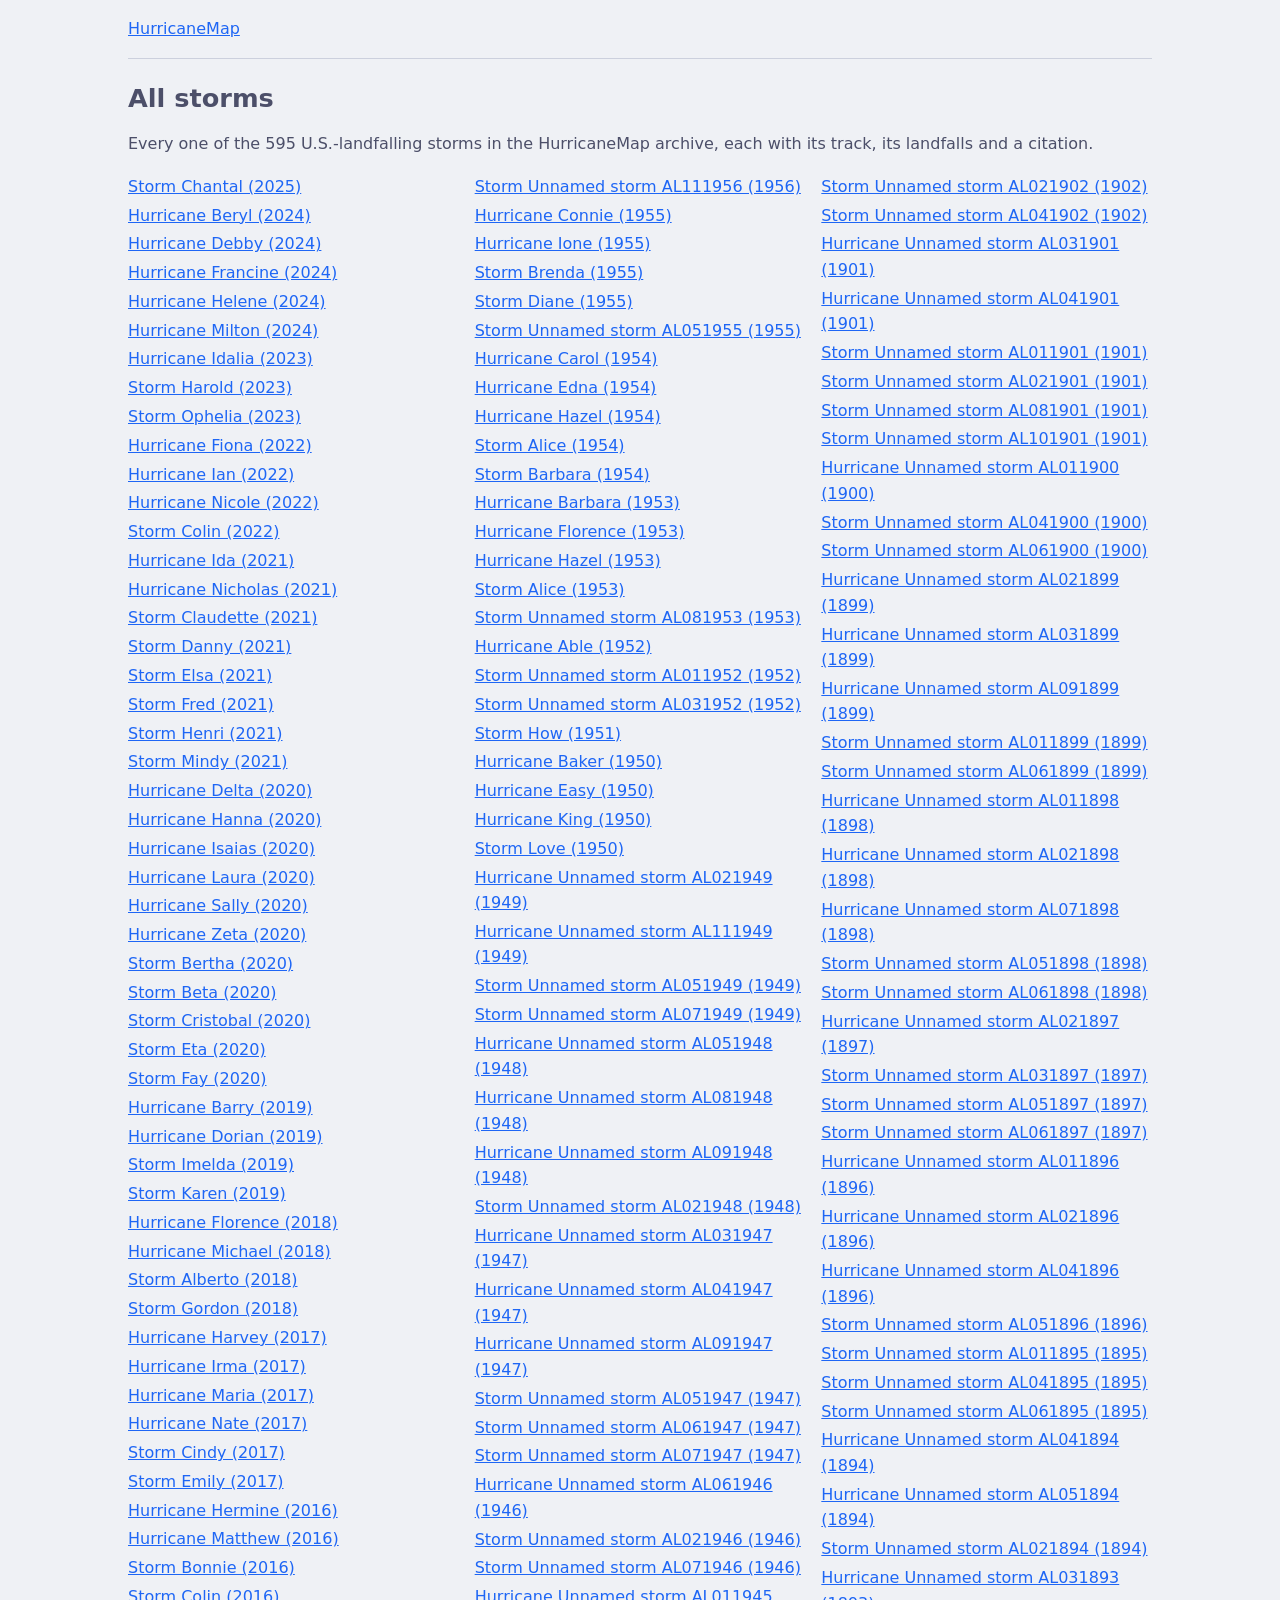
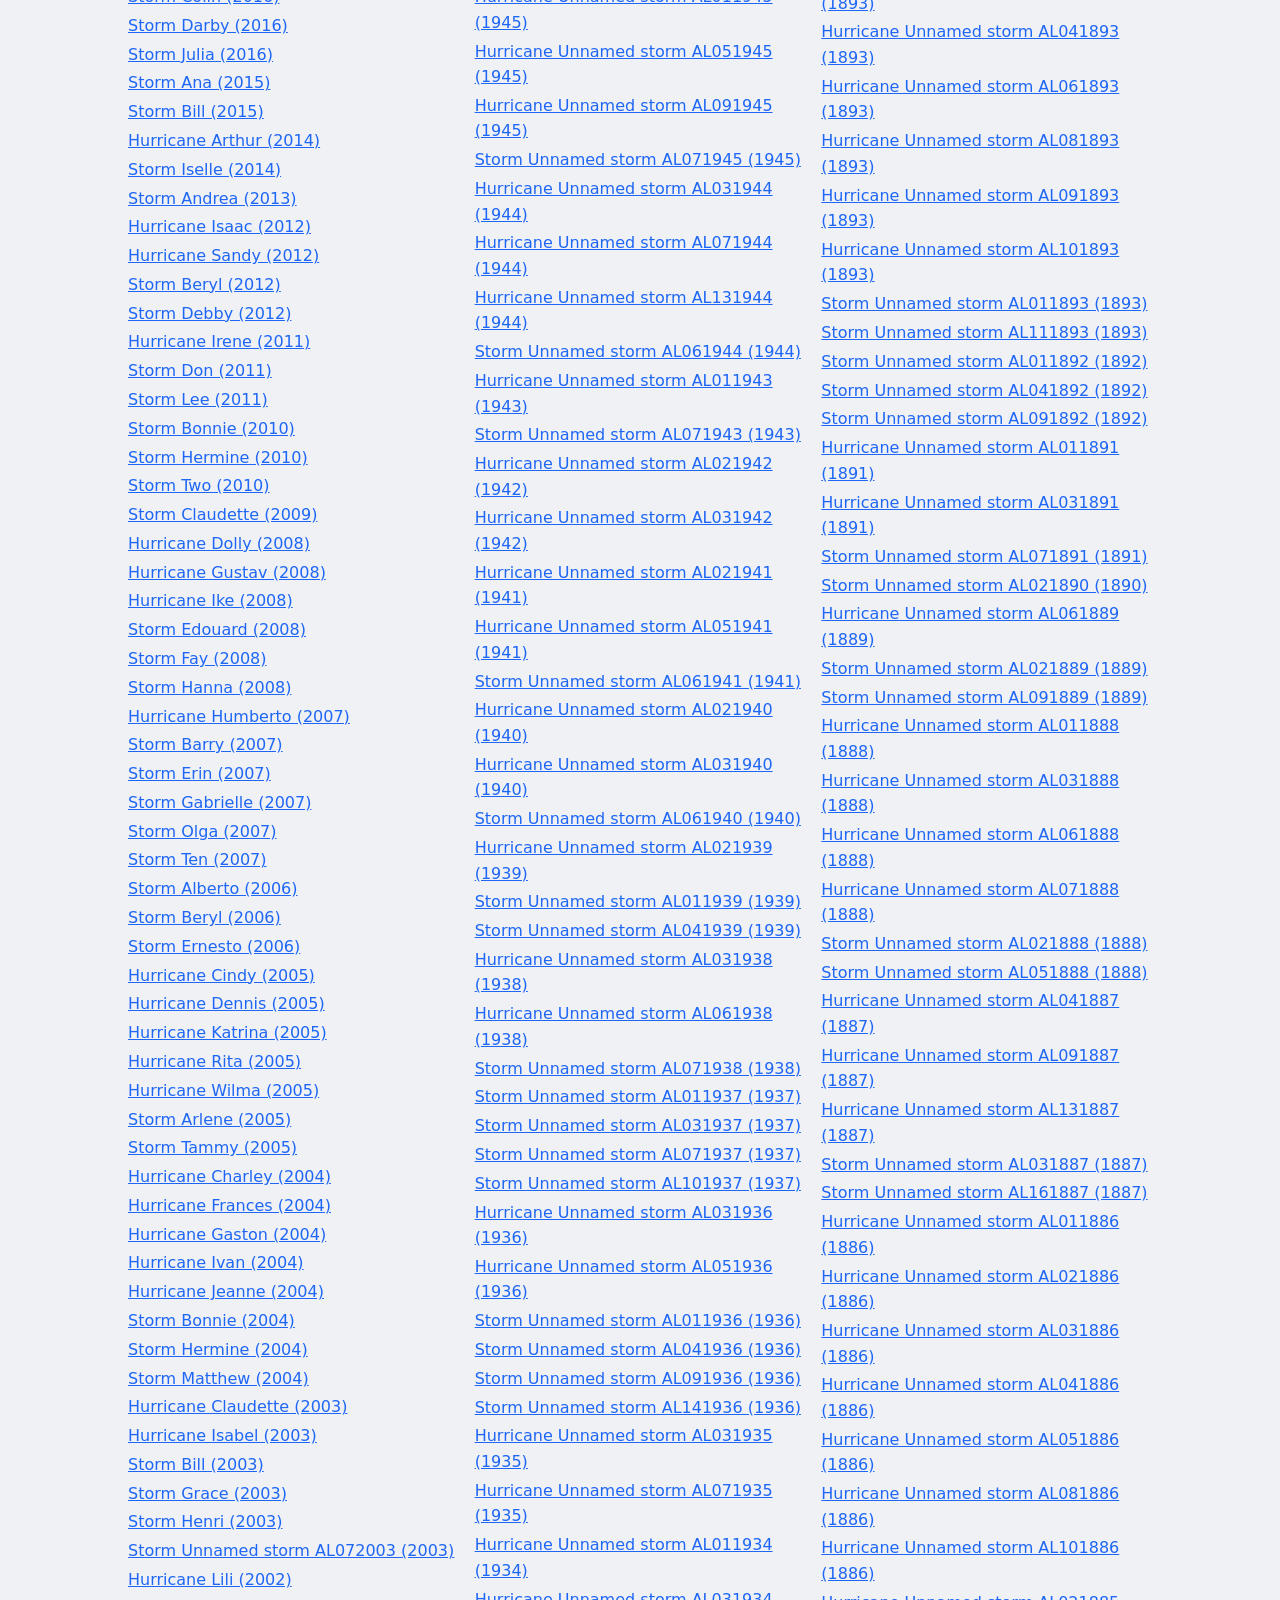
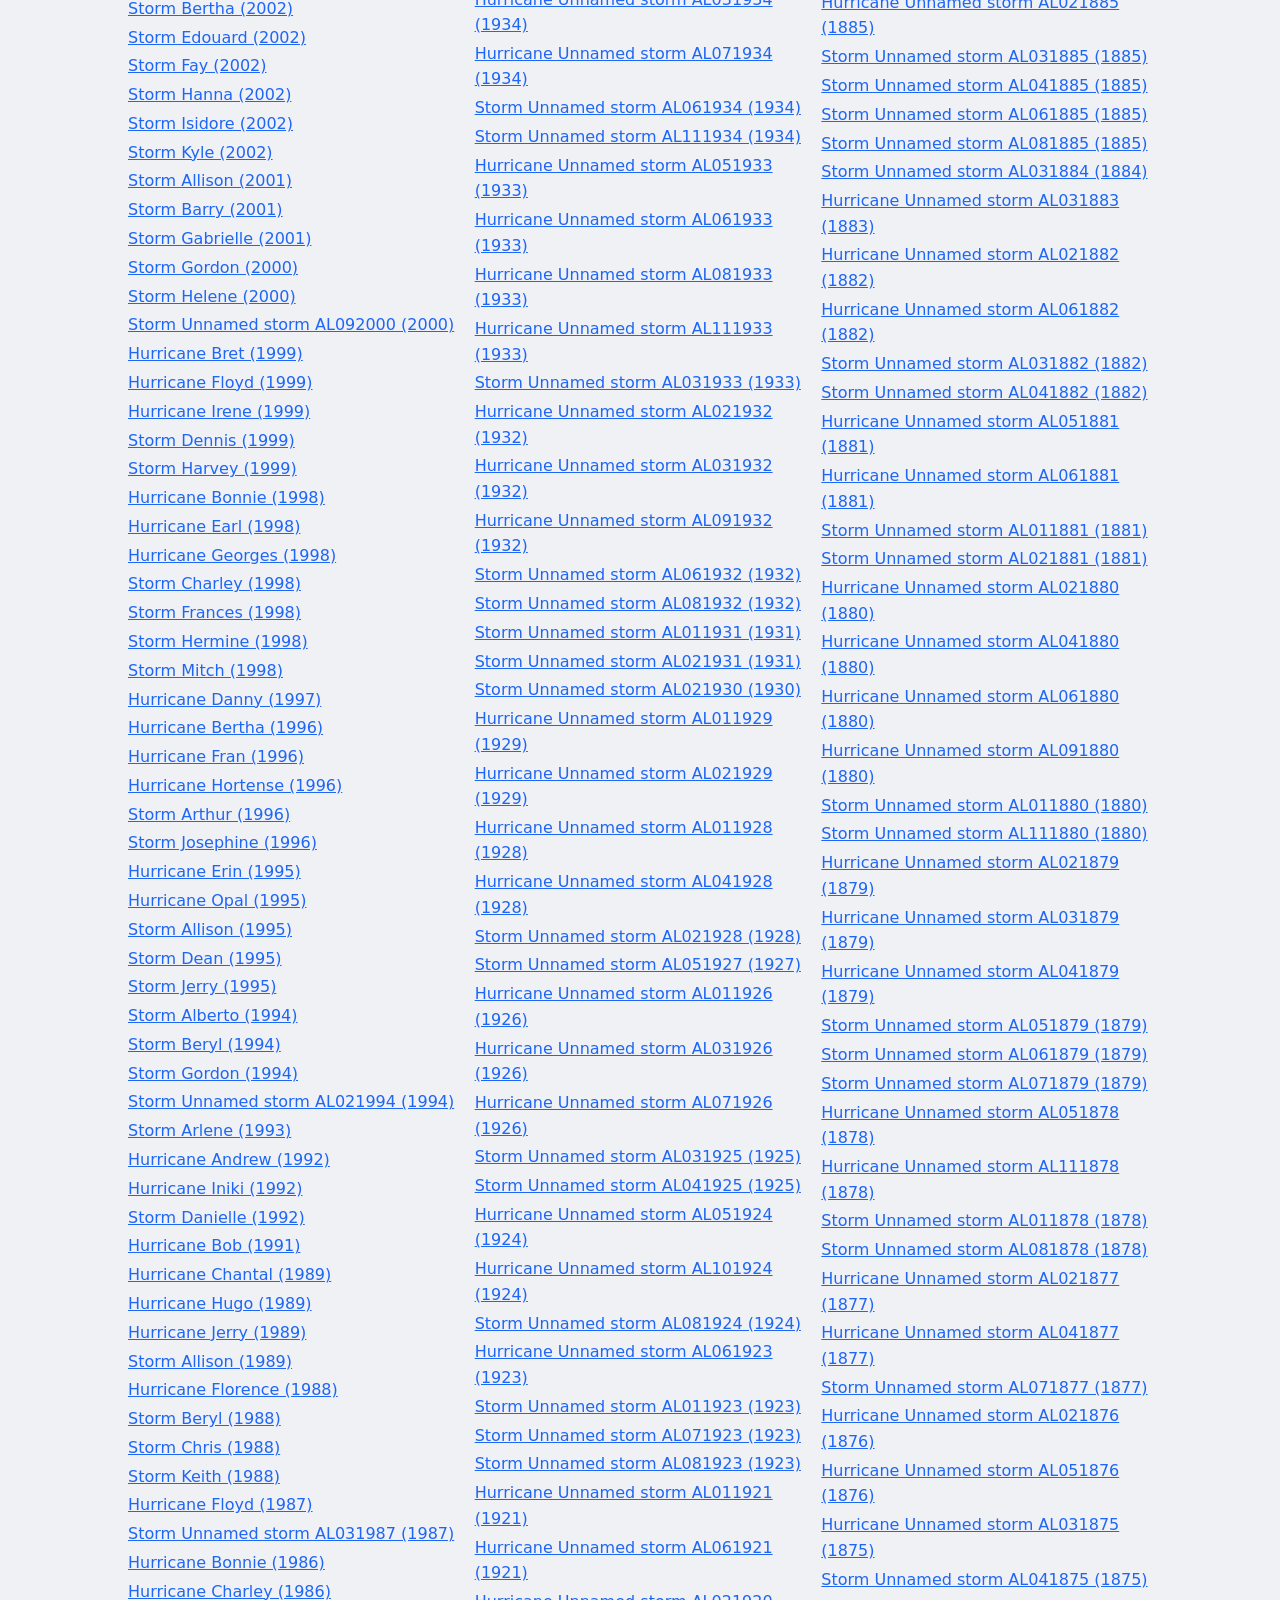
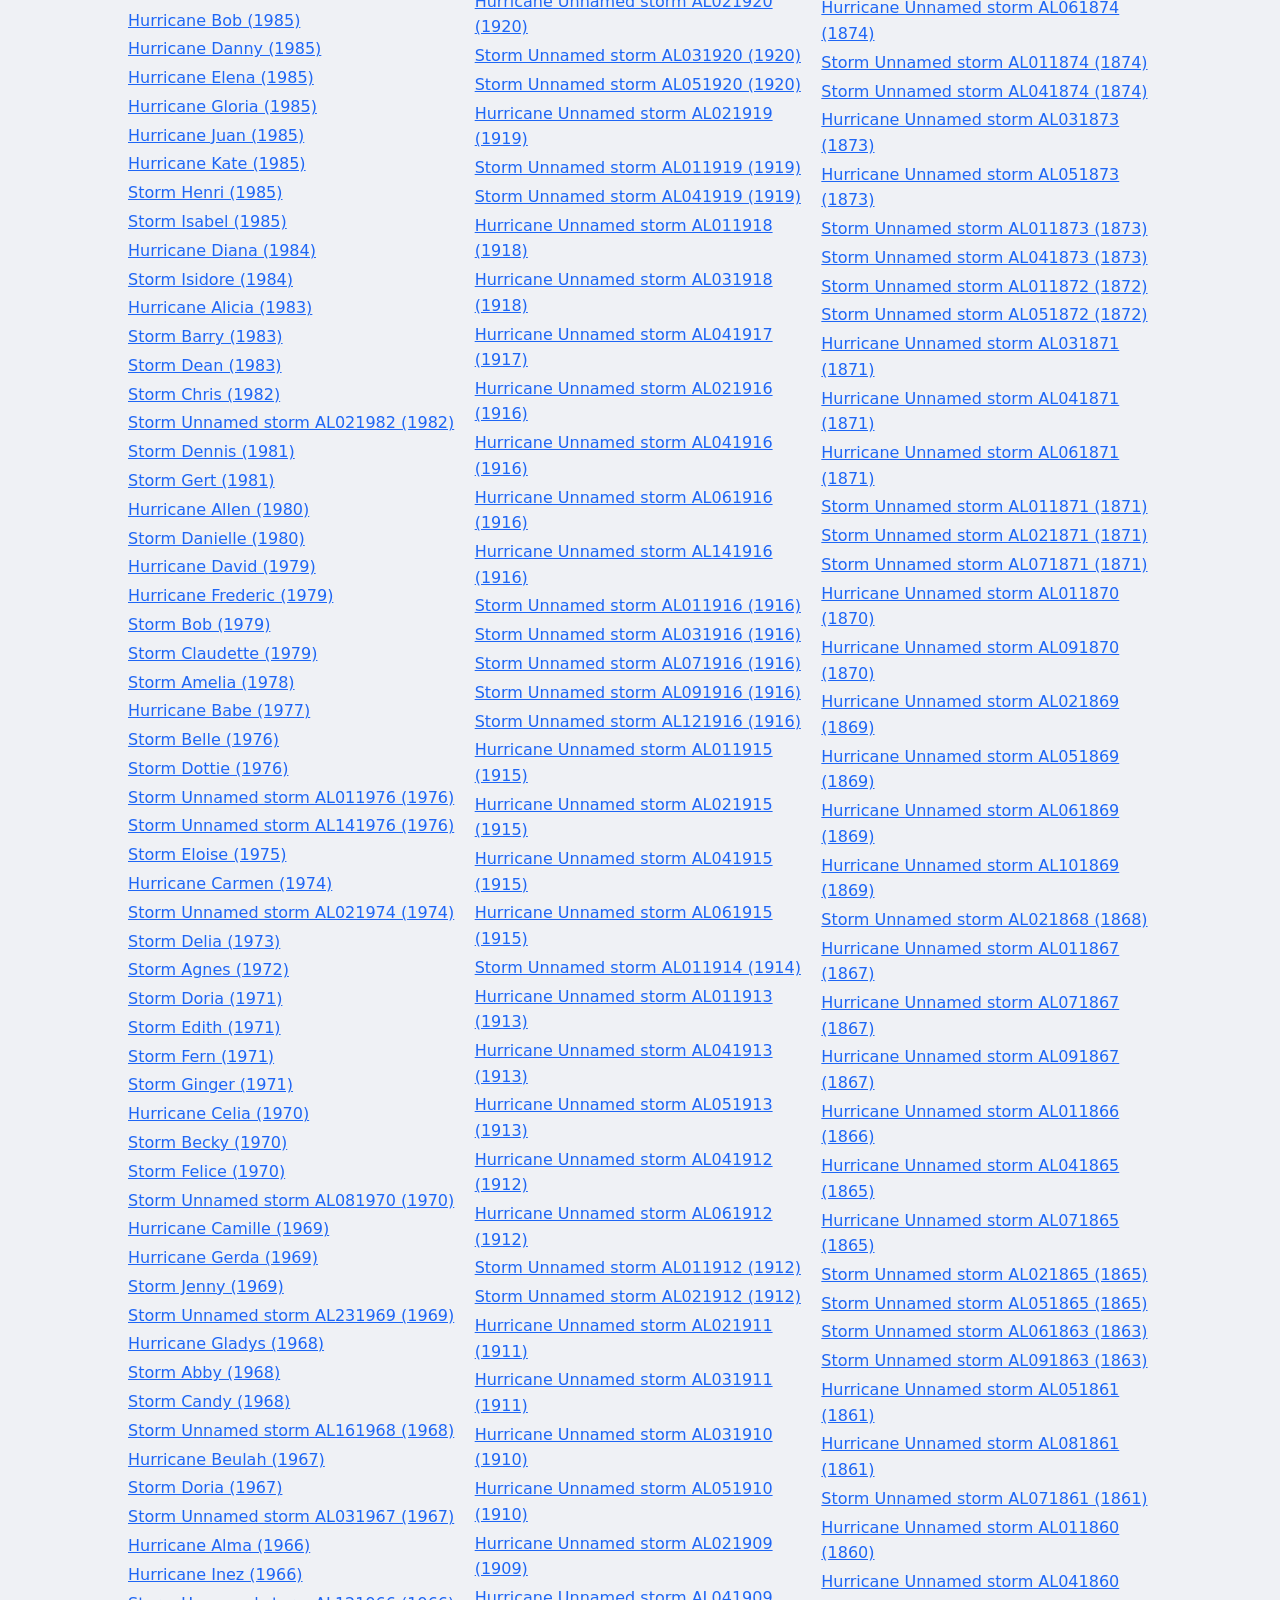
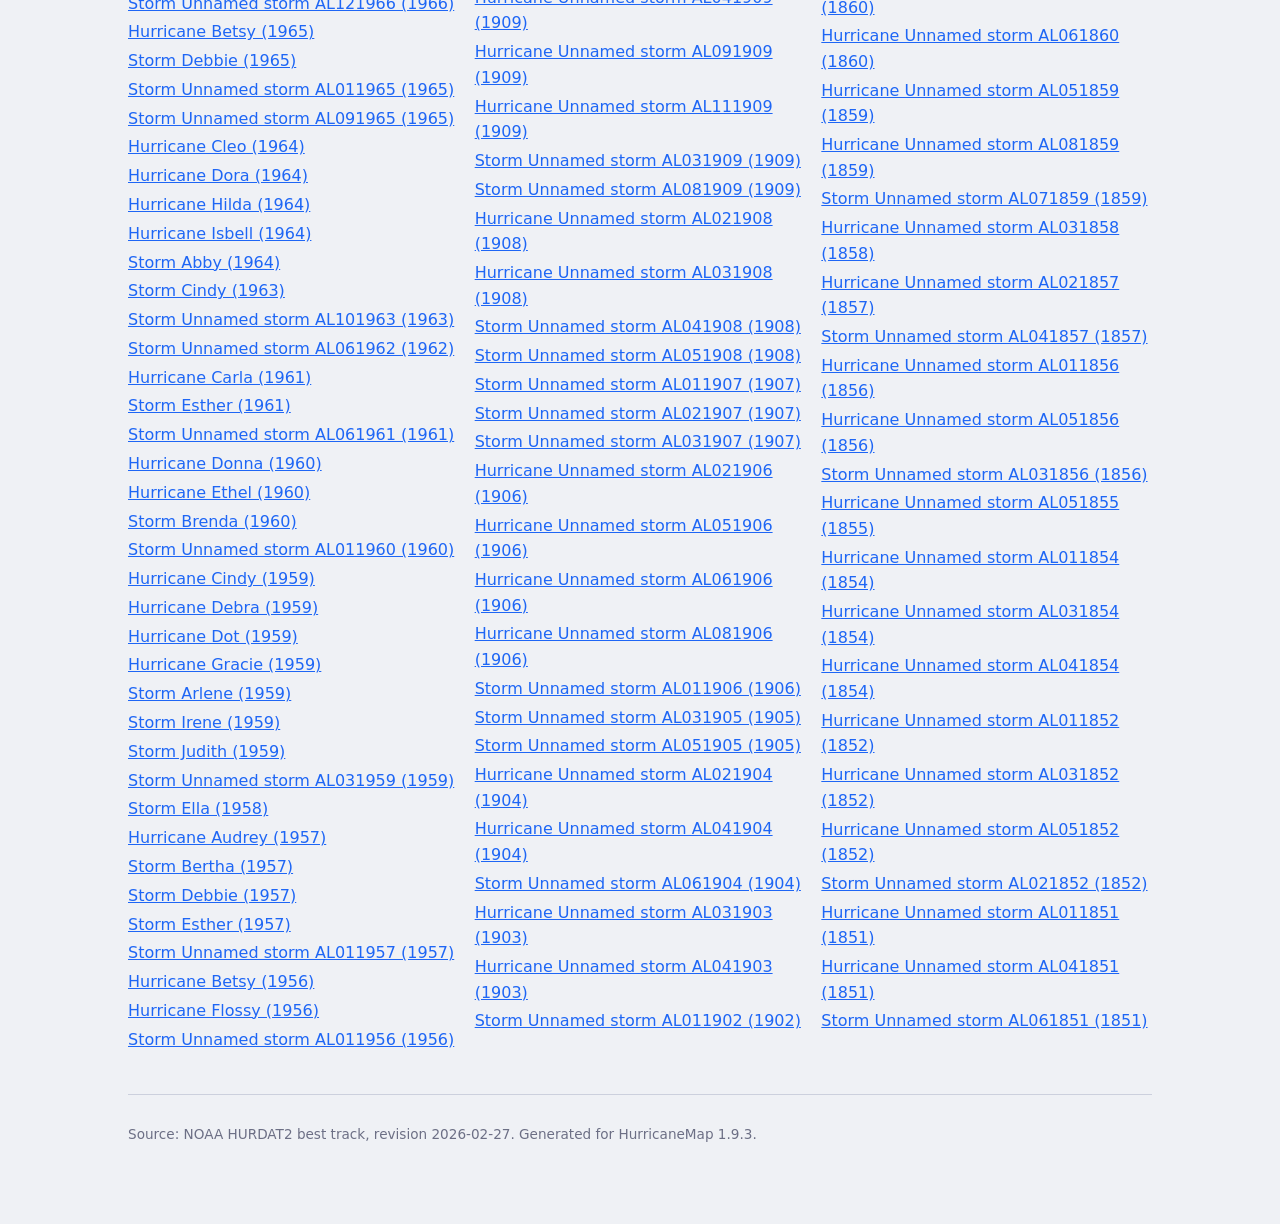
<file: public/hurricanemap/storms/index.html>
<!doctype html>
<html lang="en">
<head>
<meta charset="utf-8">
<meta name="viewport" content="width=device-width, initial-scale=1, viewport-fit=cover">
<title>All storms | HurricaneMap</title>
<meta name="description" content="Every one of the 595 U.S.-landfalling storms in the HurricaneMap archive, each with its track, its landfalls and a citation.">
<link rel="canonical" href="https://sysadmindoc.github.io/HurricaneMap/storms/">
<meta property="og:type" content="website">
<meta property="og:title" content="All storms | HurricaneMap">
<meta property="og:description" content="Every one of the 595 U.S.-landfalling storms in the HurricaneMap archive, each with its track, its landfalls and a citation.">
<meta property="og:url" content="https://sysadmindoc.github.io/HurricaneMap/storms/">
<style>:root{color-scheme:dark light;--bg:#11111b;--fg:#cdd6f4;--muted:#a6adc8;--line:#313244;--link:#89b4fa}
@media(prefers-color-scheme:light){:root{--bg:#eff1f5;--fg:#4c4f69;--muted:#6c6f85;--line:#ccd0dd;--link:#1e66f5}}
*{box-sizing:border-box}
body{margin:0;padding:0 1rem 4rem;background:var(--bg);color:var(--fg);font:16px/1.6 system-ui,-apple-system,Segoe UI,Roboto,sans-serif}
main,header{max-width:64rem;margin:0 auto}
header{padding:1rem 0;border-bottom:1px solid var(--line)}
a{color:var(--link)}
h1{font-size:1.6rem;line-height:1.25;margin:1.5rem 0 .5rem}
h2{font-size:1.15rem;margin:2rem 0 .5rem;border-bottom:1px solid var(--line);padding-bottom:.25rem}
dl.facts{display:grid;grid-template-columns:repeat(auto-fit,minmax(11rem,1fr));gap:.75rem 1rem;margin:1rem 0}
dl.facts div{border:1px solid var(--line);border-radius:.5rem;padding:.5rem .75rem}
dl.facts dt{font-size:.75rem;text-transform:uppercase;letter-spacing:.04em;color:var(--muted)}
dl.facts dd{margin:.15rem 0 0;font-weight:600}
.table-scroll{overflow-x:auto}
table{border-collapse:collapse;width:100%;font-size:.9rem}
caption{text-align:left;color:var(--muted);font-size:.8rem;padding-bottom:.4rem}
th,td{text-align:left;padding:.35rem .6rem;border-bottom:1px solid var(--line);white-space:nowrap}
th{font-size:.75rem;text-transform:uppercase;letter-spacing:.03em;color:var(--muted)}
pre{overflow-x:auto;background:rgba(127,127,127,.12);border:1px solid var(--line);border-radius:.5rem;padding:.75rem;font-size:.8rem;white-space:pre-wrap;word-break:break-word}
footer{max-width:64rem;margin:2.5rem auto 0;padding-top:1rem;border-top:1px solid var(--line);color:var(--muted);font-size:.85rem}
ul.storm-index{columns:3 14rem;list-style:none;padding:0}
ul.storm-index li{break-inside:avoid;padding:.1rem 0}</style>
</head>
<body>
<header><a href="../">HurricaneMap</a></header>
<main>
  <h1>All storms</h1>
  <p>Every one of the 595 U.S.-landfalling storms in the HurricaneMap archive, each with its track, its landfalls and a citation.</p>
  <ul class="storm-index">
    <li><a href="chantal-2025/">Storm Chantal (2025)</a></li>
    <li><a href="beryl-2024/">Hurricane Beryl (2024)</a></li>
    <li><a href="debby-2024/">Hurricane Debby (2024)</a></li>
    <li><a href="francine-2024/">Hurricane Francine (2024)</a></li>
    <li><a href="helene-2024/">Hurricane Helene (2024)</a></li>
    <li><a href="milton-2024/">Hurricane Milton (2024)</a></li>
    <li><a href="idalia-2023/">Hurricane Idalia (2023)</a></li>
    <li><a href="harold-2023/">Storm Harold (2023)</a></li>
    <li><a href="ophelia-2023/">Storm Ophelia (2023)</a></li>
    <li><a href="fiona-2022/">Hurricane Fiona (2022)</a></li>
    <li><a href="ian-2022/">Hurricane Ian (2022)</a></li>
    <li><a href="nicole-2022/">Hurricane Nicole (2022)</a></li>
    <li><a href="colin-2022/">Storm Colin (2022)</a></li>
    <li><a href="ida-2021/">Hurricane Ida (2021)</a></li>
    <li><a href="nicholas-2021/">Hurricane Nicholas (2021)</a></li>
    <li><a href="claudette-2021/">Storm Claudette (2021)</a></li>
    <li><a href="danny-2021/">Storm Danny (2021)</a></li>
    <li><a href="elsa-2021/">Storm Elsa (2021)</a></li>
    <li><a href="fred-2021/">Storm Fred (2021)</a></li>
    <li><a href="henri-2021/">Storm Henri (2021)</a></li>
    <li><a href="mindy-2021/">Storm Mindy (2021)</a></li>
    <li><a href="delta-2020/">Hurricane Delta (2020)</a></li>
    <li><a href="hanna-2020/">Hurricane Hanna (2020)</a></li>
    <li><a href="isaias-2020/">Hurricane Isaias (2020)</a></li>
    <li><a href="laura-2020/">Hurricane Laura (2020)</a></li>
    <li><a href="sally-2020/">Hurricane Sally (2020)</a></li>
    <li><a href="zeta-2020/">Hurricane Zeta (2020)</a></li>
    <li><a href="bertha-2020/">Storm Bertha (2020)</a></li>
    <li><a href="beta-2020/">Storm Beta (2020)</a></li>
    <li><a href="cristobal-2020/">Storm Cristobal (2020)</a></li>
    <li><a href="eta-2020/">Storm Eta (2020)</a></li>
    <li><a href="fay-2020/">Storm Fay (2020)</a></li>
    <li><a href="barry-2019/">Hurricane Barry (2019)</a></li>
    <li><a href="dorian-2019/">Hurricane Dorian (2019)</a></li>
    <li><a href="imelda-2019/">Storm Imelda (2019)</a></li>
    <li><a href="karen-2019/">Storm Karen (2019)</a></li>
    <li><a href="florence-2018/">Hurricane Florence (2018)</a></li>
    <li><a href="michael-2018/">Hurricane Michael (2018)</a></li>
    <li><a href="alberto-2018/">Storm Alberto (2018)</a></li>
    <li><a href="gordon-2018/">Storm Gordon (2018)</a></li>
    <li><a href="harvey-2017/">Hurricane Harvey (2017)</a></li>
    <li><a href="irma-2017/">Hurricane Irma (2017)</a></li>
    <li><a href="maria-2017/">Hurricane Maria (2017)</a></li>
    <li><a href="nate-2017/">Hurricane Nate (2017)</a></li>
    <li><a href="cindy-2017/">Storm Cindy (2017)</a></li>
    <li><a href="emily-2017/">Storm Emily (2017)</a></li>
    <li><a href="hermine-2016/">Hurricane Hermine (2016)</a></li>
    <li><a href="matthew-2016/">Hurricane Matthew (2016)</a></li>
    <li><a href="bonnie-2016/">Storm Bonnie (2016)</a></li>
    <li><a href="colin-2016/">Storm Colin (2016)</a></li>
    <li><a href="darby-2016/">Storm Darby (2016)</a></li>
    <li><a href="julia-2016/">Storm Julia (2016)</a></li>
    <li><a href="ana-2015/">Storm Ana (2015)</a></li>
    <li><a href="bill-2015/">Storm Bill (2015)</a></li>
    <li><a href="arthur-2014/">Hurricane Arthur (2014)</a></li>
    <li><a href="iselle-2014/">Storm Iselle (2014)</a></li>
    <li><a href="andrea-2013/">Storm Andrea (2013)</a></li>
    <li><a href="isaac-2012/">Hurricane Isaac (2012)</a></li>
    <li><a href="sandy-2012/">Hurricane Sandy (2012)</a></li>
    <li><a href="beryl-2012/">Storm Beryl (2012)</a></li>
    <li><a href="debby-2012/">Storm Debby (2012)</a></li>
    <li><a href="irene-2011/">Hurricane Irene (2011)</a></li>
    <li><a href="don-2011/">Storm Don (2011)</a></li>
    <li><a href="lee-2011/">Storm Lee (2011)</a></li>
    <li><a href="bonnie-2010/">Storm Bonnie (2010)</a></li>
    <li><a href="hermine-2010/">Storm Hermine (2010)</a></li>
    <li><a href="two-2010/">Storm Two (2010)</a></li>
    <li><a href="claudette-2009/">Storm Claudette (2009)</a></li>
    <li><a href="dolly-2008/">Hurricane Dolly (2008)</a></li>
    <li><a href="gustav-2008/">Hurricane Gustav (2008)</a></li>
    <li><a href="ike-2008/">Hurricane Ike (2008)</a></li>
    <li><a href="edouard-2008/">Storm Edouard (2008)</a></li>
    <li><a href="fay-2008/">Storm Fay (2008)</a></li>
    <li><a href="hanna-2008/">Storm Hanna (2008)</a></li>
    <li><a href="humberto-2007/">Hurricane Humberto (2007)</a></li>
    <li><a href="barry-2007/">Storm Barry (2007)</a></li>
    <li><a href="erin-2007/">Storm Erin (2007)</a></li>
    <li><a href="gabrielle-2007/">Storm Gabrielle (2007)</a></li>
    <li><a href="olga-2007/">Storm Olga (2007)</a></li>
    <li><a href="ten-2007/">Storm Ten (2007)</a></li>
    <li><a href="alberto-2006/">Storm Alberto (2006)</a></li>
    <li><a href="beryl-2006/">Storm Beryl (2006)</a></li>
    <li><a href="ernesto-2006/">Storm Ernesto (2006)</a></li>
    <li><a href="cindy-2005/">Hurricane Cindy (2005)</a></li>
    <li><a href="dennis-2005/">Hurricane Dennis (2005)</a></li>
    <li><a href="katrina-2005/">Hurricane Katrina (2005)</a></li>
    <li><a href="rita-2005/">Hurricane Rita (2005)</a></li>
    <li><a href="wilma-2005/">Hurricane Wilma (2005)</a></li>
    <li><a href="arlene-2005/">Storm Arlene (2005)</a></li>
    <li><a href="tammy-2005/">Storm Tammy (2005)</a></li>
    <li><a href="charley-2004/">Hurricane Charley (2004)</a></li>
    <li><a href="frances-2004/">Hurricane Frances (2004)</a></li>
    <li><a href="gaston-2004/">Hurricane Gaston (2004)</a></li>
    <li><a href="ivan-2004/">Hurricane Ivan (2004)</a></li>
    <li><a href="jeanne-2004/">Hurricane Jeanne (2004)</a></li>
    <li><a href="bonnie-2004/">Storm Bonnie (2004)</a></li>
    <li><a href="hermine-2004/">Storm Hermine (2004)</a></li>
    <li><a href="matthew-2004/">Storm Matthew (2004)</a></li>
    <li><a href="claudette-2003/">Hurricane Claudette (2003)</a></li>
    <li><a href="isabel-2003/">Hurricane Isabel (2003)</a></li>
    <li><a href="bill-2003/">Storm Bill (2003)</a></li>
    <li><a href="grace-2003/">Storm Grace (2003)</a></li>
    <li><a href="henri-2003/">Storm Henri (2003)</a></li>
    <li><a href="al072003/">Storm Unnamed storm AL072003 (2003)</a></li>
    <li><a href="lili-2002/">Hurricane Lili (2002)</a></li>
    <li><a href="bertha-2002/">Storm Bertha (2002)</a></li>
    <li><a href="edouard-2002/">Storm Edouard (2002)</a></li>
    <li><a href="fay-2002/">Storm Fay (2002)</a></li>
    <li><a href="hanna-2002/">Storm Hanna (2002)</a></li>
    <li><a href="isidore-2002/">Storm Isidore (2002)</a></li>
    <li><a href="kyle-2002/">Storm Kyle (2002)</a></li>
    <li><a href="allison-2001/">Storm Allison (2001)</a></li>
    <li><a href="barry-2001/">Storm Barry (2001)</a></li>
    <li><a href="gabrielle-2001/">Storm Gabrielle (2001)</a></li>
    <li><a href="gordon-2000/">Storm Gordon (2000)</a></li>
    <li><a href="helene-2000/">Storm Helene (2000)</a></li>
    <li><a href="al092000/">Storm Unnamed storm AL092000 (2000)</a></li>
    <li><a href="bret-1999/">Hurricane Bret (1999)</a></li>
    <li><a href="floyd-1999/">Hurricane Floyd (1999)</a></li>
    <li><a href="irene-1999/">Hurricane Irene (1999)</a></li>
    <li><a href="dennis-1999/">Storm Dennis (1999)</a></li>
    <li><a href="harvey-1999/">Storm Harvey (1999)</a></li>
    <li><a href="bonnie-1998/">Hurricane Bonnie (1998)</a></li>
    <li><a href="earl-1998/">Hurricane Earl (1998)</a></li>
    <li><a href="georges-1998/">Hurricane Georges (1998)</a></li>
    <li><a href="charley-1998/">Storm Charley (1998)</a></li>
    <li><a href="frances-1998/">Storm Frances (1998)</a></li>
    <li><a href="hermine-1998/">Storm Hermine (1998)</a></li>
    <li><a href="mitch-1998/">Storm Mitch (1998)</a></li>
    <li><a href="danny-1997/">Hurricane Danny (1997)</a></li>
    <li><a href="bertha-1996/">Hurricane Bertha (1996)</a></li>
    <li><a href="fran-1996/">Hurricane Fran (1996)</a></li>
    <li><a href="hortense-1996/">Hurricane Hortense (1996)</a></li>
    <li><a href="arthur-1996/">Storm Arthur (1996)</a></li>
    <li><a href="josephine-1996/">Storm Josephine (1996)</a></li>
    <li><a href="erin-1995/">Hurricane Erin (1995)</a></li>
    <li><a href="opal-1995/">Hurricane Opal (1995)</a></li>
    <li><a href="allison-1995/">Storm Allison (1995)</a></li>
    <li><a href="dean-1995/">Storm Dean (1995)</a></li>
    <li><a href="jerry-1995/">Storm Jerry (1995)</a></li>
    <li><a href="alberto-1994/">Storm Alberto (1994)</a></li>
    <li><a href="beryl-1994/">Storm Beryl (1994)</a></li>
    <li><a href="gordon-1994/">Storm Gordon (1994)</a></li>
    <li><a href="al021994/">Storm Unnamed storm AL021994 (1994)</a></li>
    <li><a href="arlene-1993/">Storm Arlene (1993)</a></li>
    <li><a href="andrew-1992/">Hurricane Andrew (1992)</a></li>
    <li><a href="iniki-1992/">Hurricane Iniki (1992)</a></li>
    <li><a href="danielle-1992/">Storm Danielle (1992)</a></li>
    <li><a href="bob-1991/">Hurricane Bob (1991)</a></li>
    <li><a href="chantal-1989/">Hurricane Chantal (1989)</a></li>
    <li><a href="hugo-1989/">Hurricane Hugo (1989)</a></li>
    <li><a href="jerry-1989/">Hurricane Jerry (1989)</a></li>
    <li><a href="allison-1989/">Storm Allison (1989)</a></li>
    <li><a href="florence-1988/">Hurricane Florence (1988)</a></li>
    <li><a href="beryl-1988/">Storm Beryl (1988)</a></li>
    <li><a href="chris-1988/">Storm Chris (1988)</a></li>
    <li><a href="keith-1988/">Storm Keith (1988)</a></li>
    <li><a href="floyd-1987/">Hurricane Floyd (1987)</a></li>
    <li><a href="al031987/">Storm Unnamed storm AL031987 (1987)</a></li>
    <li><a href="bonnie-1986/">Hurricane Bonnie (1986)</a></li>
    <li><a href="charley-1986/">Hurricane Charley (1986)</a></li>
    <li><a href="bob-1985/">Hurricane Bob (1985)</a></li>
    <li><a href="danny-1985/">Hurricane Danny (1985)</a></li>
    <li><a href="elena-1985/">Hurricane Elena (1985)</a></li>
    <li><a href="gloria-1985/">Hurricane Gloria (1985)</a></li>
    <li><a href="juan-1985/">Hurricane Juan (1985)</a></li>
    <li><a href="kate-1985/">Hurricane Kate (1985)</a></li>
    <li><a href="henri-1985/">Storm Henri (1985)</a></li>
    <li><a href="isabel-1985/">Storm Isabel (1985)</a></li>
    <li><a href="diana-1984/">Hurricane Diana (1984)</a></li>
    <li><a href="isidore-1984/">Storm Isidore (1984)</a></li>
    <li><a href="alicia-1983/">Hurricane Alicia (1983)</a></li>
    <li><a href="barry-1983/">Storm Barry (1983)</a></li>
    <li><a href="dean-1983/">Storm Dean (1983)</a></li>
    <li><a href="chris-1982/">Storm Chris (1982)</a></li>
    <li><a href="al021982/">Storm Unnamed storm AL021982 (1982)</a></li>
    <li><a href="dennis-1981/">Storm Dennis (1981)</a></li>
    <li><a href="gert-1981/">Storm Gert (1981)</a></li>
    <li><a href="allen-1980/">Hurricane Allen (1980)</a></li>
    <li><a href="danielle-1980/">Storm Danielle (1980)</a></li>
    <li><a href="david-1979/">Hurricane David (1979)</a></li>
    <li><a href="frederic-1979/">Hurricane Frederic (1979)</a></li>
    <li><a href="bob-1979/">Storm Bob (1979)</a></li>
    <li><a href="claudette-1979/">Storm Claudette (1979)</a></li>
    <li><a href="amelia-1978/">Storm Amelia (1978)</a></li>
    <li><a href="babe-1977/">Hurricane Babe (1977)</a></li>
    <li><a href="belle-1976/">Storm Belle (1976)</a></li>
    <li><a href="dottie-1976/">Storm Dottie (1976)</a></li>
    <li><a href="al011976/">Storm Unnamed storm AL011976 (1976)</a></li>
    <li><a href="al141976/">Storm Unnamed storm AL141976 (1976)</a></li>
    <li><a href="eloise-1975/">Storm Eloise (1975)</a></li>
    <li><a href="carmen-1974/">Hurricane Carmen (1974)</a></li>
    <li><a href="al021974/">Storm Unnamed storm AL021974 (1974)</a></li>
    <li><a href="delia-1973/">Storm Delia (1973)</a></li>
    <li><a href="agnes-1972/">Storm Agnes (1972)</a></li>
    <li><a href="doria-1971/">Storm Doria (1971)</a></li>
    <li><a href="edith-1971/">Storm Edith (1971)</a></li>
    <li><a href="fern-1971/">Storm Fern (1971)</a></li>
    <li><a href="ginger-1971/">Storm Ginger (1971)</a></li>
    <li><a href="celia-1970/">Hurricane Celia (1970)</a></li>
    <li><a href="becky-1970/">Storm Becky (1970)</a></li>
    <li><a href="felice-1970/">Storm Felice (1970)</a></li>
    <li><a href="al081970/">Storm Unnamed storm AL081970 (1970)</a></li>
    <li><a href="camille-1969/">Hurricane Camille (1969)</a></li>
    <li><a href="gerda-1969/">Hurricane Gerda (1969)</a></li>
    <li><a href="jenny-1969/">Storm Jenny (1969)</a></li>
    <li><a href="al231969/">Storm Unnamed storm AL231969 (1969)</a></li>
    <li><a href="gladys-1968/">Hurricane Gladys (1968)</a></li>
    <li><a href="abby-1968/">Storm Abby (1968)</a></li>
    <li><a href="candy-1968/">Storm Candy (1968)</a></li>
    <li><a href="al161968/">Storm Unnamed storm AL161968 (1968)</a></li>
    <li><a href="beulah-1967/">Hurricane Beulah (1967)</a></li>
    <li><a href="doria-1967/">Storm Doria (1967)</a></li>
    <li><a href="al031967/">Storm Unnamed storm AL031967 (1967)</a></li>
    <li><a href="alma-1966/">Hurricane Alma (1966)</a></li>
    <li><a href="inez-1966/">Hurricane Inez (1966)</a></li>
    <li><a href="al121966/">Storm Unnamed storm AL121966 (1966)</a></li>
    <li><a href="betsy-1965/">Hurricane Betsy (1965)</a></li>
    <li><a href="debbie-1965/">Storm Debbie (1965)</a></li>
    <li><a href="al011965/">Storm Unnamed storm AL011965 (1965)</a></li>
    <li><a href="al091965/">Storm Unnamed storm AL091965 (1965)</a></li>
    <li><a href="cleo-1964/">Hurricane Cleo (1964)</a></li>
    <li><a href="dora-1964/">Hurricane Dora (1964)</a></li>
    <li><a href="hilda-1964/">Hurricane Hilda (1964)</a></li>
    <li><a href="isbell-1964/">Hurricane Isbell (1964)</a></li>
    <li><a href="abby-1964/">Storm Abby (1964)</a></li>
    <li><a href="cindy-1963/">Storm Cindy (1963)</a></li>
    <li><a href="al101963/">Storm Unnamed storm AL101963 (1963)</a></li>
    <li><a href="al061962/">Storm Unnamed storm AL061962 (1962)</a></li>
    <li><a href="carla-1961/">Hurricane Carla (1961)</a></li>
    <li><a href="esther-1961/">Storm Esther (1961)</a></li>
    <li><a href="al061961/">Storm Unnamed storm AL061961 (1961)</a></li>
    <li><a href="donna-1960/">Hurricane Donna (1960)</a></li>
    <li><a href="ethel-1960/">Hurricane Ethel (1960)</a></li>
    <li><a href="brenda-1960/">Storm Brenda (1960)</a></li>
    <li><a href="al011960/">Storm Unnamed storm AL011960 (1960)</a></li>
    <li><a href="cindy-1959/">Hurricane Cindy (1959)</a></li>
    <li><a href="debra-1959/">Hurricane Debra (1959)</a></li>
    <li><a href="dot-1959/">Hurricane Dot (1959)</a></li>
    <li><a href="gracie-1959/">Hurricane Gracie (1959)</a></li>
    <li><a href="arlene-1959/">Storm Arlene (1959)</a></li>
    <li><a href="irene-1959/">Storm Irene (1959)</a></li>
    <li><a href="judith-1959/">Storm Judith (1959)</a></li>
    <li><a href="al031959/">Storm Unnamed storm AL031959 (1959)</a></li>
    <li><a href="ella-1958/">Storm Ella (1958)</a></li>
    <li><a href="audrey-1957/">Hurricane Audrey (1957)</a></li>
    <li><a href="bertha-1957/">Storm Bertha (1957)</a></li>
    <li><a href="debbie-1957/">Storm Debbie (1957)</a></li>
    <li><a href="esther-1957/">Storm Esther (1957)</a></li>
    <li><a href="al011957/">Storm Unnamed storm AL011957 (1957)</a></li>
    <li><a href="betsy-1956/">Hurricane Betsy (1956)</a></li>
    <li><a href="flossy-1956/">Hurricane Flossy (1956)</a></li>
    <li><a href="al011956/">Storm Unnamed storm AL011956 (1956)</a></li>
    <li><a href="al111956/">Storm Unnamed storm AL111956 (1956)</a></li>
    <li><a href="connie-1955/">Hurricane Connie (1955)</a></li>
    <li><a href="ione-1955/">Hurricane Ione (1955)</a></li>
    <li><a href="brenda-1955/">Storm Brenda (1955)</a></li>
    <li><a href="diane-1955/">Storm Diane (1955)</a></li>
    <li><a href="al051955/">Storm Unnamed storm AL051955 (1955)</a></li>
    <li><a href="carol-1954/">Hurricane Carol (1954)</a></li>
    <li><a href="edna-1954/">Hurricane Edna (1954)</a></li>
    <li><a href="hazel-1954/">Hurricane Hazel (1954)</a></li>
    <li><a href="alice-1954/">Storm Alice (1954)</a></li>
    <li><a href="barbara-1954/">Storm Barbara (1954)</a></li>
    <li><a href="barbara-1953/">Hurricane Barbara (1953)</a></li>
    <li><a href="florence-1953/">Hurricane Florence (1953)</a></li>
    <li><a href="hazel-1953/">Hurricane Hazel (1953)</a></li>
    <li><a href="alice-1953/">Storm Alice (1953)</a></li>
    <li><a href="al081953/">Storm Unnamed storm AL081953 (1953)</a></li>
    <li><a href="able-1952/">Hurricane Able (1952)</a></li>
    <li><a href="al011952/">Storm Unnamed storm AL011952 (1952)</a></li>
    <li><a href="al031952/">Storm Unnamed storm AL031952 (1952)</a></li>
    <li><a href="how-1951/">Storm How (1951)</a></li>
    <li><a href="baker-1950/">Hurricane Baker (1950)</a></li>
    <li><a href="easy-1950/">Hurricane Easy (1950)</a></li>
    <li><a href="king-1950/">Hurricane King (1950)</a></li>
    <li><a href="love-1950/">Storm Love (1950)</a></li>
    <li><a href="al021949/">Hurricane Unnamed storm AL021949 (1949)</a></li>
    <li><a href="al111949/">Hurricane Unnamed storm AL111949 (1949)</a></li>
    <li><a href="al051949/">Storm Unnamed storm AL051949 (1949)</a></li>
    <li><a href="al071949/">Storm Unnamed storm AL071949 (1949)</a></li>
    <li><a href="al051948/">Hurricane Unnamed storm AL051948 (1948)</a></li>
    <li><a href="al081948/">Hurricane Unnamed storm AL081948 (1948)</a></li>
    <li><a href="al091948/">Hurricane Unnamed storm AL091948 (1948)</a></li>
    <li><a href="al021948/">Storm Unnamed storm AL021948 (1948)</a></li>
    <li><a href="al031947/">Hurricane Unnamed storm AL031947 (1947)</a></li>
    <li><a href="al041947/">Hurricane Unnamed storm AL041947 (1947)</a></li>
    <li><a href="al091947/">Hurricane Unnamed storm AL091947 (1947)</a></li>
    <li><a href="al051947/">Storm Unnamed storm AL051947 (1947)</a></li>
    <li><a href="al061947/">Storm Unnamed storm AL061947 (1947)</a></li>
    <li><a href="al071947/">Storm Unnamed storm AL071947 (1947)</a></li>
    <li><a href="al061946/">Hurricane Unnamed storm AL061946 (1946)</a></li>
    <li><a href="al021946/">Storm Unnamed storm AL021946 (1946)</a></li>
    <li><a href="al071946/">Storm Unnamed storm AL071946 (1946)</a></li>
    <li><a href="al011945/">Hurricane Unnamed storm AL011945 (1945)</a></li>
    <li><a href="al051945/">Hurricane Unnamed storm AL051945 (1945)</a></li>
    <li><a href="al091945/">Hurricane Unnamed storm AL091945 (1945)</a></li>
    <li><a href="al071945/">Storm Unnamed storm AL071945 (1945)</a></li>
    <li><a href="al031944/">Hurricane Unnamed storm AL031944 (1944)</a></li>
    <li><a href="al071944/">Hurricane Unnamed storm AL071944 (1944)</a></li>
    <li><a href="al131944/">Hurricane Unnamed storm AL131944 (1944)</a></li>
    <li><a href="al061944/">Storm Unnamed storm AL061944 (1944)</a></li>
    <li><a href="al011943/">Hurricane Unnamed storm AL011943 (1943)</a></li>
    <li><a href="al071943/">Storm Unnamed storm AL071943 (1943)</a></li>
    <li><a href="al021942/">Hurricane Unnamed storm AL021942 (1942)</a></li>
    <li><a href="al031942/">Hurricane Unnamed storm AL031942 (1942)</a></li>
    <li><a href="al021941/">Hurricane Unnamed storm AL021941 (1941)</a></li>
    <li><a href="al051941/">Hurricane Unnamed storm AL051941 (1941)</a></li>
    <li><a href="al061941/">Storm Unnamed storm AL061941 (1941)</a></li>
    <li><a href="al021940/">Hurricane Unnamed storm AL021940 (1940)</a></li>
    <li><a href="al031940/">Hurricane Unnamed storm AL031940 (1940)</a></li>
    <li><a href="al061940/">Storm Unnamed storm AL061940 (1940)</a></li>
    <li><a href="al021939/">Hurricane Unnamed storm AL021939 (1939)</a></li>
    <li><a href="al011939/">Storm Unnamed storm AL011939 (1939)</a></li>
    <li><a href="al041939/">Storm Unnamed storm AL041939 (1939)</a></li>
    <li><a href="al031938/">Hurricane Unnamed storm AL031938 (1938)</a></li>
    <li><a href="al061938/">Hurricane Unnamed storm AL061938 (1938)</a></li>
    <li><a href="al071938/">Storm Unnamed storm AL071938 (1938)</a></li>
    <li><a href="al011937/">Storm Unnamed storm AL011937 (1937)</a></li>
    <li><a href="al031937/">Storm Unnamed storm AL031937 (1937)</a></li>
    <li><a href="al071937/">Storm Unnamed storm AL071937 (1937)</a></li>
    <li><a href="al101937/">Storm Unnamed storm AL101937 (1937)</a></li>
    <li><a href="al031936/">Hurricane Unnamed storm AL031936 (1936)</a></li>
    <li><a href="al051936/">Hurricane Unnamed storm AL051936 (1936)</a></li>
    <li><a href="al011936/">Storm Unnamed storm AL011936 (1936)</a></li>
    <li><a href="al041936/">Storm Unnamed storm AL041936 (1936)</a></li>
    <li><a href="al091936/">Storm Unnamed storm AL091936 (1936)</a></li>
    <li><a href="al141936/">Storm Unnamed storm AL141936 (1936)</a></li>
    <li><a href="al031935/">Hurricane Unnamed storm AL031935 (1935)</a></li>
    <li><a href="al071935/">Hurricane Unnamed storm AL071935 (1935)</a></li>
    <li><a href="al011934/">Hurricane Unnamed storm AL011934 (1934)</a></li>
    <li><a href="al031934/">Hurricane Unnamed storm AL031934 (1934)</a></li>
    <li><a href="al071934/">Hurricane Unnamed storm AL071934 (1934)</a></li>
    <li><a href="al061934/">Storm Unnamed storm AL061934 (1934)</a></li>
    <li><a href="al111934/">Storm Unnamed storm AL111934 (1934)</a></li>
    <li><a href="al051933/">Hurricane Unnamed storm AL051933 (1933)</a></li>
    <li><a href="al061933/">Hurricane Unnamed storm AL061933 (1933)</a></li>
    <li><a href="al081933/">Hurricane Unnamed storm AL081933 (1933)</a></li>
    <li><a href="al111933/">Hurricane Unnamed storm AL111933 (1933)</a></li>
    <li><a href="al031933/">Storm Unnamed storm AL031933 (1933)</a></li>
    <li><a href="al021932/">Hurricane Unnamed storm AL021932 (1932)</a></li>
    <li><a href="al031932/">Hurricane Unnamed storm AL031932 (1932)</a></li>
    <li><a href="al091932/">Hurricane Unnamed storm AL091932 (1932)</a></li>
    <li><a href="al061932/">Storm Unnamed storm AL061932 (1932)</a></li>
    <li><a href="al081932/">Storm Unnamed storm AL081932 (1932)</a></li>
    <li><a href="al011931/">Storm Unnamed storm AL011931 (1931)</a></li>
    <li><a href="al021931/">Storm Unnamed storm AL021931 (1931)</a></li>
    <li><a href="al021930/">Storm Unnamed storm AL021930 (1930)</a></li>
    <li><a href="al011929/">Hurricane Unnamed storm AL011929 (1929)</a></li>
    <li><a href="al021929/">Hurricane Unnamed storm AL021929 (1929)</a></li>
    <li><a href="al011928/">Hurricane Unnamed storm AL011928 (1928)</a></li>
    <li><a href="al041928/">Hurricane Unnamed storm AL041928 (1928)</a></li>
    <li><a href="al021928/">Storm Unnamed storm AL021928 (1928)</a></li>
    <li><a href="al051927/">Storm Unnamed storm AL051927 (1927)</a></li>
    <li><a href="al011926/">Hurricane Unnamed storm AL011926 (1926)</a></li>
    <li><a href="al031926/">Hurricane Unnamed storm AL031926 (1926)</a></li>
    <li><a href="al071926/">Hurricane Unnamed storm AL071926 (1926)</a></li>
    <li><a href="al031925/">Storm Unnamed storm AL031925 (1925)</a></li>
    <li><a href="al041925/">Storm Unnamed storm AL041925 (1925)</a></li>
    <li><a href="al051924/">Hurricane Unnamed storm AL051924 (1924)</a></li>
    <li><a href="al101924/">Hurricane Unnamed storm AL101924 (1924)</a></li>
    <li><a href="al081924/">Storm Unnamed storm AL081924 (1924)</a></li>
    <li><a href="al061923/">Hurricane Unnamed storm AL061923 (1923)</a></li>
    <li><a href="al011923/">Storm Unnamed storm AL011923 (1923)</a></li>
    <li><a href="al071923/">Storm Unnamed storm AL071923 (1923)</a></li>
    <li><a href="al081923/">Storm Unnamed storm AL081923 (1923)</a></li>
    <li><a href="al011921/">Hurricane Unnamed storm AL011921 (1921)</a></li>
    <li><a href="al061921/">Hurricane Unnamed storm AL061921 (1921)</a></li>
    <li><a href="al021920/">Hurricane Unnamed storm AL021920 (1920)</a></li>
    <li><a href="al031920/">Storm Unnamed storm AL031920 (1920)</a></li>
    <li><a href="al051920/">Storm Unnamed storm AL051920 (1920)</a></li>
    <li><a href="al021919/">Hurricane Unnamed storm AL021919 (1919)</a></li>
    <li><a href="al011919/">Storm Unnamed storm AL011919 (1919)</a></li>
    <li><a href="al041919/">Storm Unnamed storm AL041919 (1919)</a></li>
    <li><a href="al011918/">Hurricane Unnamed storm AL011918 (1918)</a></li>
    <li><a href="al031918/">Hurricane Unnamed storm AL031918 (1918)</a></li>
    <li><a href="al041917/">Hurricane Unnamed storm AL041917 (1917)</a></li>
    <li><a href="al021916/">Hurricane Unnamed storm AL021916 (1916)</a></li>
    <li><a href="al041916/">Hurricane Unnamed storm AL041916 (1916)</a></li>
    <li><a href="al061916/">Hurricane Unnamed storm AL061916 (1916)</a></li>
    <li><a href="al141916/">Hurricane Unnamed storm AL141916 (1916)</a></li>
    <li><a href="al011916/">Storm Unnamed storm AL011916 (1916)</a></li>
    <li><a href="al031916/">Storm Unnamed storm AL031916 (1916)</a></li>
    <li><a href="al071916/">Storm Unnamed storm AL071916 (1916)</a></li>
    <li><a href="al091916/">Storm Unnamed storm AL091916 (1916)</a></li>
    <li><a href="al121916/">Storm Unnamed storm AL121916 (1916)</a></li>
    <li><a href="al011915/">Hurricane Unnamed storm AL011915 (1915)</a></li>
    <li><a href="al021915/">Hurricane Unnamed storm AL021915 (1915)</a></li>
    <li><a href="al041915/">Hurricane Unnamed storm AL041915 (1915)</a></li>
    <li><a href="al061915/">Hurricane Unnamed storm AL061915 (1915)</a></li>
    <li><a href="al011914/">Storm Unnamed storm AL011914 (1914)</a></li>
    <li><a href="al011913/">Hurricane Unnamed storm AL011913 (1913)</a></li>
    <li><a href="al041913/">Hurricane Unnamed storm AL041913 (1913)</a></li>
    <li><a href="al051913/">Hurricane Unnamed storm AL051913 (1913)</a></li>
    <li><a href="al041912/">Hurricane Unnamed storm AL041912 (1912)</a></li>
    <li><a href="al061912/">Hurricane Unnamed storm AL061912 (1912)</a></li>
    <li><a href="al011912/">Storm Unnamed storm AL011912 (1912)</a></li>
    <li><a href="al021912/">Storm Unnamed storm AL021912 (1912)</a></li>
    <li><a href="al021911/">Hurricane Unnamed storm AL021911 (1911)</a></li>
    <li><a href="al031911/">Hurricane Unnamed storm AL031911 (1911)</a></li>
    <li><a href="al031910/">Hurricane Unnamed storm AL031910 (1910)</a></li>
    <li><a href="al051910/">Hurricane Unnamed storm AL051910 (1910)</a></li>
    <li><a href="al021909/">Hurricane Unnamed storm AL021909 (1909)</a></li>
    <li><a href="al041909/">Hurricane Unnamed storm AL041909 (1909)</a></li>
    <li><a href="al091909/">Hurricane Unnamed storm AL091909 (1909)</a></li>
    <li><a href="al111909/">Hurricane Unnamed storm AL111909 (1909)</a></li>
    <li><a href="al031909/">Storm Unnamed storm AL031909 (1909)</a></li>
    <li><a href="al081909/">Storm Unnamed storm AL081909 (1909)</a></li>
    <li><a href="al021908/">Hurricane Unnamed storm AL021908 (1908)</a></li>
    <li><a href="al031908/">Hurricane Unnamed storm AL031908 (1908)</a></li>
    <li><a href="al041908/">Storm Unnamed storm AL041908 (1908)</a></li>
    <li><a href="al051908/">Storm Unnamed storm AL051908 (1908)</a></li>
    <li><a href="al011907/">Storm Unnamed storm AL011907 (1907)</a></li>
    <li><a href="al021907/">Storm Unnamed storm AL021907 (1907)</a></li>
    <li><a href="al031907/">Storm Unnamed storm AL031907 (1907)</a></li>
    <li><a href="al021906/">Hurricane Unnamed storm AL021906 (1906)</a></li>
    <li><a href="al051906/">Hurricane Unnamed storm AL051906 (1906)</a></li>
    <li><a href="al061906/">Hurricane Unnamed storm AL061906 (1906)</a></li>
    <li><a href="al081906/">Hurricane Unnamed storm AL081906 (1906)</a></li>
    <li><a href="al011906/">Storm Unnamed storm AL011906 (1906)</a></li>
    <li><a href="al031905/">Storm Unnamed storm AL031905 (1905)</a></li>
    <li><a href="al051905/">Storm Unnamed storm AL051905 (1905)</a></li>
    <li><a href="al021904/">Hurricane Unnamed storm AL021904 (1904)</a></li>
    <li><a href="al041904/">Hurricane Unnamed storm AL041904 (1904)</a></li>
    <li><a href="al061904/">Storm Unnamed storm AL061904 (1904)</a></li>
    <li><a href="al031903/">Hurricane Unnamed storm AL031903 (1903)</a></li>
    <li><a href="al041903/">Hurricane Unnamed storm AL041903 (1903)</a></li>
    <li><a href="al011902/">Storm Unnamed storm AL011902 (1902)</a></li>
    <li><a href="al021902/">Storm Unnamed storm AL021902 (1902)</a></li>
    <li><a href="al041902/">Storm Unnamed storm AL041902 (1902)</a></li>
    <li><a href="al031901/">Hurricane Unnamed storm AL031901 (1901)</a></li>
    <li><a href="al041901/">Hurricane Unnamed storm AL041901 (1901)</a></li>
    <li><a href="al011901/">Storm Unnamed storm AL011901 (1901)</a></li>
    <li><a href="al021901/">Storm Unnamed storm AL021901 (1901)</a></li>
    <li><a href="al081901/">Storm Unnamed storm AL081901 (1901)</a></li>
    <li><a href="al101901/">Storm Unnamed storm AL101901 (1901)</a></li>
    <li><a href="al011900/">Hurricane Unnamed storm AL011900 (1900)</a></li>
    <li><a href="al041900/">Storm Unnamed storm AL041900 (1900)</a></li>
    <li><a href="al061900/">Storm Unnamed storm AL061900 (1900)</a></li>
    <li><a href="al021899/">Hurricane Unnamed storm AL021899 (1899)</a></li>
    <li><a href="al031899/">Hurricane Unnamed storm AL031899 (1899)</a></li>
    <li><a href="al091899/">Hurricane Unnamed storm AL091899 (1899)</a></li>
    <li><a href="al011899/">Storm Unnamed storm AL011899 (1899)</a></li>
    <li><a href="al061899/">Storm Unnamed storm AL061899 (1899)</a></li>
    <li><a href="al011898/">Hurricane Unnamed storm AL011898 (1898)</a></li>
    <li><a href="al021898/">Hurricane Unnamed storm AL021898 (1898)</a></li>
    <li><a href="al071898/">Hurricane Unnamed storm AL071898 (1898)</a></li>
    <li><a href="al051898/">Storm Unnamed storm AL051898 (1898)</a></li>
    <li><a href="al061898/">Storm Unnamed storm AL061898 (1898)</a></li>
    <li><a href="al021897/">Hurricane Unnamed storm AL021897 (1897)</a></li>
    <li><a href="al031897/">Storm Unnamed storm AL031897 (1897)</a></li>
    <li><a href="al051897/">Storm Unnamed storm AL051897 (1897)</a></li>
    <li><a href="al061897/">Storm Unnamed storm AL061897 (1897)</a></li>
    <li><a href="al011896/">Hurricane Unnamed storm AL011896 (1896)</a></li>
    <li><a href="al021896/">Hurricane Unnamed storm AL021896 (1896)</a></li>
    <li><a href="al041896/">Hurricane Unnamed storm AL041896 (1896)</a></li>
    <li><a href="al051896/">Storm Unnamed storm AL051896 (1896)</a></li>
    <li><a href="al011895/">Storm Unnamed storm AL011895 (1895)</a></li>
    <li><a href="al041895/">Storm Unnamed storm AL041895 (1895)</a></li>
    <li><a href="al061895/">Storm Unnamed storm AL061895 (1895)</a></li>
    <li><a href="al041894/">Hurricane Unnamed storm AL041894 (1894)</a></li>
    <li><a href="al051894/">Hurricane Unnamed storm AL051894 (1894)</a></li>
    <li><a href="al021894/">Storm Unnamed storm AL021894 (1894)</a></li>
    <li><a href="al031893/">Hurricane Unnamed storm AL031893 (1893)</a></li>
    <li><a href="al041893/">Hurricane Unnamed storm AL041893 (1893)</a></li>
    <li><a href="al061893/">Hurricane Unnamed storm AL061893 (1893)</a></li>
    <li><a href="al081893/">Hurricane Unnamed storm AL081893 (1893)</a></li>
    <li><a href="al091893/">Hurricane Unnamed storm AL091893 (1893)</a></li>
    <li><a href="al101893/">Hurricane Unnamed storm AL101893 (1893)</a></li>
    <li><a href="al011893/">Storm Unnamed storm AL011893 (1893)</a></li>
    <li><a href="al111893/">Storm Unnamed storm AL111893 (1893)</a></li>
    <li><a href="al011892/">Storm Unnamed storm AL011892 (1892)</a></li>
    <li><a href="al041892/">Storm Unnamed storm AL041892 (1892)</a></li>
    <li><a href="al091892/">Storm Unnamed storm AL091892 (1892)</a></li>
    <li><a href="al011891/">Hurricane Unnamed storm AL011891 (1891)</a></li>
    <li><a href="al031891/">Hurricane Unnamed storm AL031891 (1891)</a></li>
    <li><a href="al071891/">Storm Unnamed storm AL071891 (1891)</a></li>
    <li><a href="al021890/">Storm Unnamed storm AL021890 (1890)</a></li>
    <li><a href="al061889/">Hurricane Unnamed storm AL061889 (1889)</a></li>
    <li><a href="al021889/">Storm Unnamed storm AL021889 (1889)</a></li>
    <li><a href="al091889/">Storm Unnamed storm AL091889 (1889)</a></li>
    <li><a href="al011888/">Hurricane Unnamed storm AL011888 (1888)</a></li>
    <li><a href="al031888/">Hurricane Unnamed storm AL031888 (1888)</a></li>
    <li><a href="al061888/">Hurricane Unnamed storm AL061888 (1888)</a></li>
    <li><a href="al071888/">Hurricane Unnamed storm AL071888 (1888)</a></li>
    <li><a href="al021888/">Storm Unnamed storm AL021888 (1888)</a></li>
    <li><a href="al051888/">Storm Unnamed storm AL051888 (1888)</a></li>
    <li><a href="al041887/">Hurricane Unnamed storm AL041887 (1887)</a></li>
    <li><a href="al091887/">Hurricane Unnamed storm AL091887 (1887)</a></li>
    <li><a href="al131887/">Hurricane Unnamed storm AL131887 (1887)</a></li>
    <li><a href="al031887/">Storm Unnamed storm AL031887 (1887)</a></li>
    <li><a href="al161887/">Storm Unnamed storm AL161887 (1887)</a></li>
    <li><a href="al011886/">Hurricane Unnamed storm AL011886 (1886)</a></li>
    <li><a href="al021886/">Hurricane Unnamed storm AL021886 (1886)</a></li>
    <li><a href="al031886/">Hurricane Unnamed storm AL031886 (1886)</a></li>
    <li><a href="al041886/">Hurricane Unnamed storm AL041886 (1886)</a></li>
    <li><a href="al051886/">Hurricane Unnamed storm AL051886 (1886)</a></li>
    <li><a href="al081886/">Hurricane Unnamed storm AL081886 (1886)</a></li>
    <li><a href="al101886/">Hurricane Unnamed storm AL101886 (1886)</a></li>
    <li><a href="al021885/">Hurricane Unnamed storm AL021885 (1885)</a></li>
    <li><a href="al031885/">Storm Unnamed storm AL031885 (1885)</a></li>
    <li><a href="al041885/">Storm Unnamed storm AL041885 (1885)</a></li>
    <li><a href="al061885/">Storm Unnamed storm AL061885 (1885)</a></li>
    <li><a href="al081885/">Storm Unnamed storm AL081885 (1885)</a></li>
    <li><a href="al031884/">Storm Unnamed storm AL031884 (1884)</a></li>
    <li><a href="al031883/">Hurricane Unnamed storm AL031883 (1883)</a></li>
    <li><a href="al021882/">Hurricane Unnamed storm AL021882 (1882)</a></li>
    <li><a href="al061882/">Hurricane Unnamed storm AL061882 (1882)</a></li>
    <li><a href="al031882/">Storm Unnamed storm AL031882 (1882)</a></li>
    <li><a href="al041882/">Storm Unnamed storm AL041882 (1882)</a></li>
    <li><a href="al051881/">Hurricane Unnamed storm AL051881 (1881)</a></li>
    <li><a href="al061881/">Hurricane Unnamed storm AL061881 (1881)</a></li>
    <li><a href="al011881/">Storm Unnamed storm AL011881 (1881)</a></li>
    <li><a href="al021881/">Storm Unnamed storm AL021881 (1881)</a></li>
    <li><a href="al021880/">Hurricane Unnamed storm AL021880 (1880)</a></li>
    <li><a href="al041880/">Hurricane Unnamed storm AL041880 (1880)</a></li>
    <li><a href="al061880/">Hurricane Unnamed storm AL061880 (1880)</a></li>
    <li><a href="al091880/">Hurricane Unnamed storm AL091880 (1880)</a></li>
    <li><a href="al011880/">Storm Unnamed storm AL011880 (1880)</a></li>
    <li><a href="al111880/">Storm Unnamed storm AL111880 (1880)</a></li>
    <li><a href="al021879/">Hurricane Unnamed storm AL021879 (1879)</a></li>
    <li><a href="al031879/">Hurricane Unnamed storm AL031879 (1879)</a></li>
    <li><a href="al041879/">Hurricane Unnamed storm AL041879 (1879)</a></li>
    <li><a href="al051879/">Storm Unnamed storm AL051879 (1879)</a></li>
    <li><a href="al061879/">Storm Unnamed storm AL061879 (1879)</a></li>
    <li><a href="al071879/">Storm Unnamed storm AL071879 (1879)</a></li>
    <li><a href="al051878/">Hurricane Unnamed storm AL051878 (1878)</a></li>
    <li><a href="al111878/">Hurricane Unnamed storm AL111878 (1878)</a></li>
    <li><a href="al011878/">Storm Unnamed storm AL011878 (1878)</a></li>
    <li><a href="al081878/">Storm Unnamed storm AL081878 (1878)</a></li>
    <li><a href="al021877/">Hurricane Unnamed storm AL021877 (1877)</a></li>
    <li><a href="al041877/">Hurricane Unnamed storm AL041877 (1877)</a></li>
    <li><a href="al071877/">Storm Unnamed storm AL071877 (1877)</a></li>
    <li><a href="al021876/">Hurricane Unnamed storm AL021876 (1876)</a></li>
    <li><a href="al051876/">Hurricane Unnamed storm AL051876 (1876)</a></li>
    <li><a href="al031875/">Hurricane Unnamed storm AL031875 (1875)</a></li>
    <li><a href="al041875/">Storm Unnamed storm AL041875 (1875)</a></li>
    <li><a href="al061874/">Hurricane Unnamed storm AL061874 (1874)</a></li>
    <li><a href="al011874/">Storm Unnamed storm AL011874 (1874)</a></li>
    <li><a href="al041874/">Storm Unnamed storm AL041874 (1874)</a></li>
    <li><a href="al031873/">Hurricane Unnamed storm AL031873 (1873)</a></li>
    <li><a href="al051873/">Hurricane Unnamed storm AL051873 (1873)</a></li>
    <li><a href="al011873/">Storm Unnamed storm AL011873 (1873)</a></li>
    <li><a href="al041873/">Storm Unnamed storm AL041873 (1873)</a></li>
    <li><a href="al011872/">Storm Unnamed storm AL011872 (1872)</a></li>
    <li><a href="al051872/">Storm Unnamed storm AL051872 (1872)</a></li>
    <li><a href="al031871/">Hurricane Unnamed storm AL031871 (1871)</a></li>
    <li><a href="al041871/">Hurricane Unnamed storm AL041871 (1871)</a></li>
    <li><a href="al061871/">Hurricane Unnamed storm AL061871 (1871)</a></li>
    <li><a href="al011871/">Storm Unnamed storm AL011871 (1871)</a></li>
    <li><a href="al021871/">Storm Unnamed storm AL021871 (1871)</a></li>
    <li><a href="al071871/">Storm Unnamed storm AL071871 (1871)</a></li>
    <li><a href="al011870/">Hurricane Unnamed storm AL011870 (1870)</a></li>
    <li><a href="al091870/">Hurricane Unnamed storm AL091870 (1870)</a></li>
    <li><a href="al021869/">Hurricane Unnamed storm AL021869 (1869)</a></li>
    <li><a href="al051869/">Hurricane Unnamed storm AL051869 (1869)</a></li>
    <li><a href="al061869/">Hurricane Unnamed storm AL061869 (1869)</a></li>
    <li><a href="al101869/">Hurricane Unnamed storm AL101869 (1869)</a></li>
    <li><a href="al021868/">Storm Unnamed storm AL021868 (1868)</a></li>
    <li><a href="al011867/">Hurricane Unnamed storm AL011867 (1867)</a></li>
    <li><a href="al071867/">Hurricane Unnamed storm AL071867 (1867)</a></li>
    <li><a href="al091867/">Hurricane Unnamed storm AL091867 (1867)</a></li>
    <li><a href="al011866/">Hurricane Unnamed storm AL011866 (1866)</a></li>
    <li><a href="al041865/">Hurricane Unnamed storm AL041865 (1865)</a></li>
    <li><a href="al071865/">Hurricane Unnamed storm AL071865 (1865)</a></li>
    <li><a href="al021865/">Storm Unnamed storm AL021865 (1865)</a></li>
    <li><a href="al051865/">Storm Unnamed storm AL051865 (1865)</a></li>
    <li><a href="al061863/">Storm Unnamed storm AL061863 (1863)</a></li>
    <li><a href="al091863/">Storm Unnamed storm AL091863 (1863)</a></li>
    <li><a href="al051861/">Hurricane Unnamed storm AL051861 (1861)</a></li>
    <li><a href="al081861/">Hurricane Unnamed storm AL081861 (1861)</a></li>
    <li><a href="al071861/">Storm Unnamed storm AL071861 (1861)</a></li>
    <li><a href="al011860/">Hurricane Unnamed storm AL011860 (1860)</a></li>
    <li><a href="al041860/">Hurricane Unnamed storm AL041860 (1860)</a></li>
    <li><a href="al061860/">Hurricane Unnamed storm AL061860 (1860)</a></li>
    <li><a href="al051859/">Hurricane Unnamed storm AL051859 (1859)</a></li>
    <li><a href="al081859/">Hurricane Unnamed storm AL081859 (1859)</a></li>
    <li><a href="al071859/">Storm Unnamed storm AL071859 (1859)</a></li>
    <li><a href="al031858/">Hurricane Unnamed storm AL031858 (1858)</a></li>
    <li><a href="al021857/">Hurricane Unnamed storm AL021857 (1857)</a></li>
    <li><a href="al041857/">Storm Unnamed storm AL041857 (1857)</a></li>
    <li><a href="al011856/">Hurricane Unnamed storm AL011856 (1856)</a></li>
    <li><a href="al051856/">Hurricane Unnamed storm AL051856 (1856)</a></li>
    <li><a href="al031856/">Storm Unnamed storm AL031856 (1856)</a></li>
    <li><a href="al051855/">Hurricane Unnamed storm AL051855 (1855)</a></li>
    <li><a href="al011854/">Hurricane Unnamed storm AL011854 (1854)</a></li>
    <li><a href="al031854/">Hurricane Unnamed storm AL031854 (1854)</a></li>
    <li><a href="al041854/">Hurricane Unnamed storm AL041854 (1854)</a></li>
    <li><a href="al011852/">Hurricane Unnamed storm AL011852 (1852)</a></li>
    <li><a href="al031852/">Hurricane Unnamed storm AL031852 (1852)</a></li>
    <li><a href="al051852/">Hurricane Unnamed storm AL051852 (1852)</a></li>
    <li><a href="al021852/">Storm Unnamed storm AL021852 (1852)</a></li>
    <li><a href="al011851/">Hurricane Unnamed storm AL011851 (1851)</a></li>
    <li><a href="al041851/">Hurricane Unnamed storm AL041851 (1851)</a></li>
    <li><a href="al061851/">Storm Unnamed storm AL061851 (1851)</a></li>
  </ul>
</main>
<footer><p>Source: NOAA HURDAT2 best track, revision 2026-02-27. Generated for HurricaneMap 1.9.3.</p></footer>
</body>
</html>
</file>
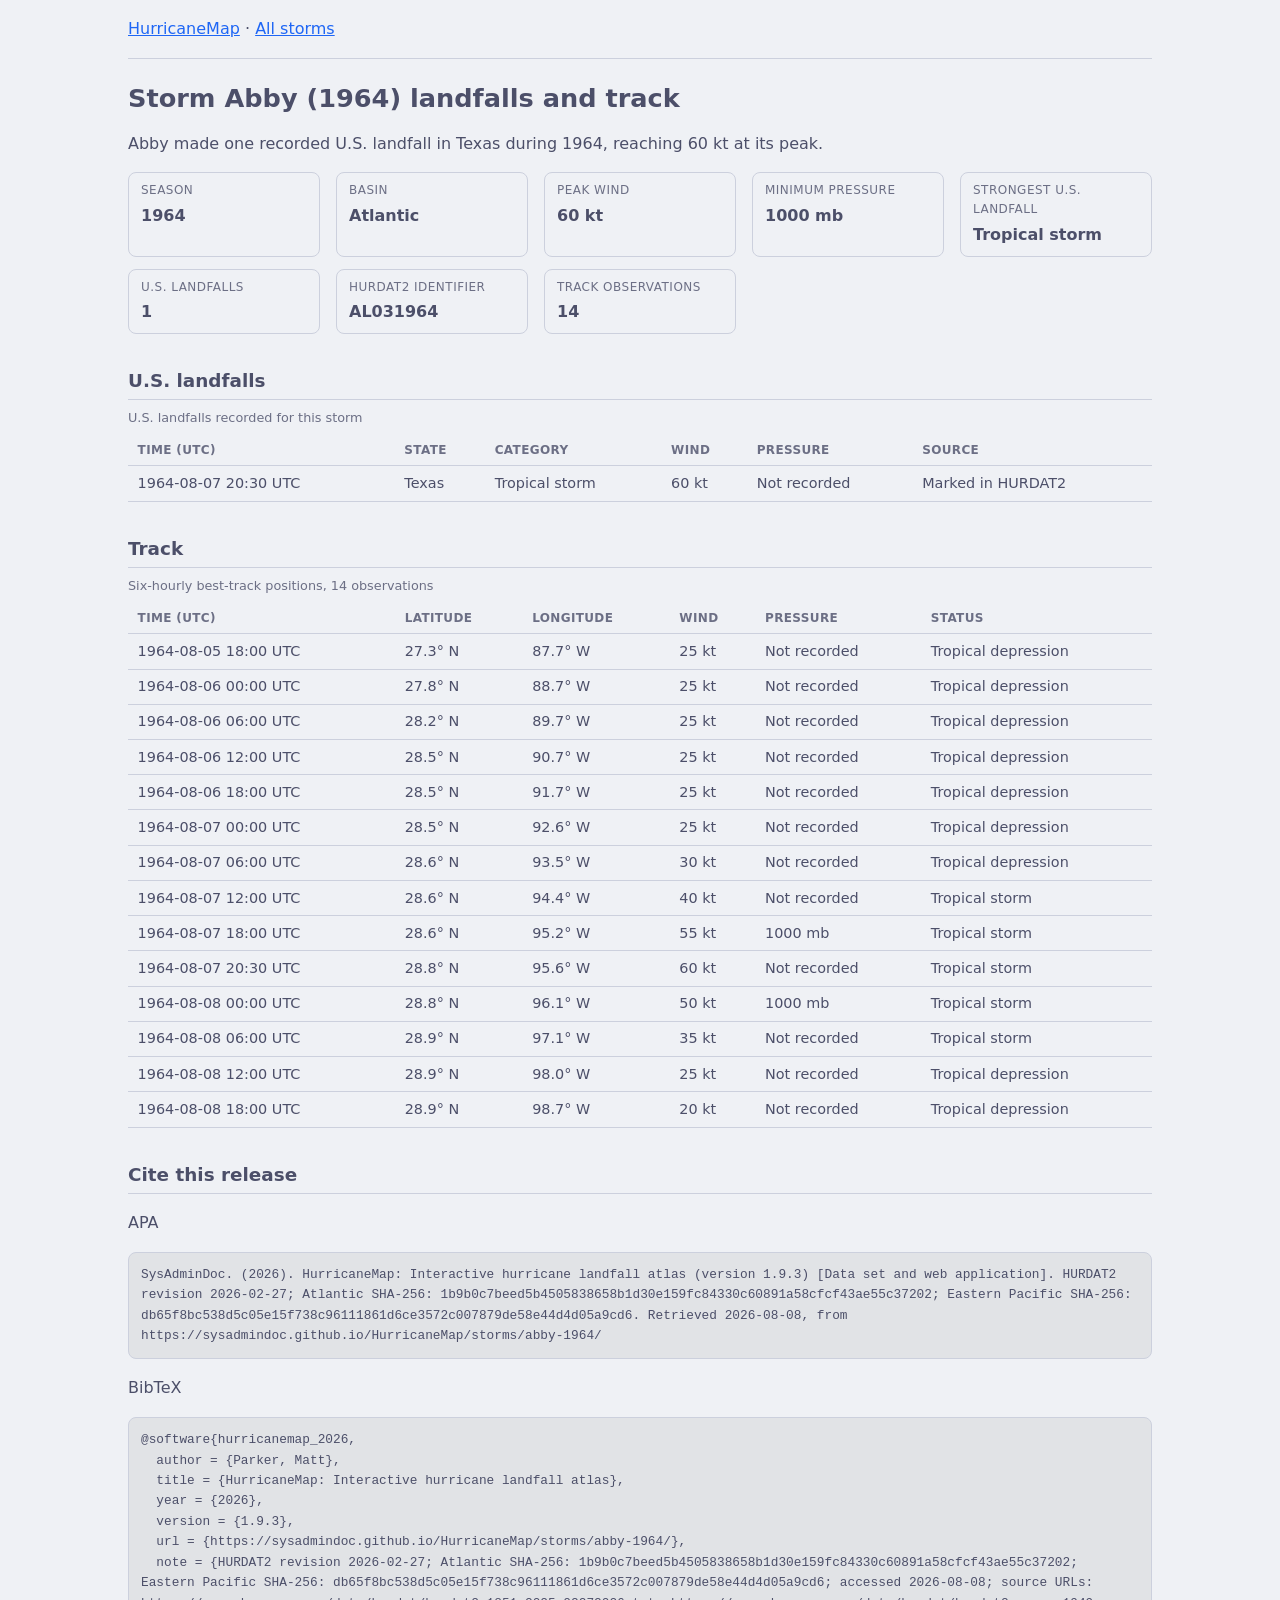
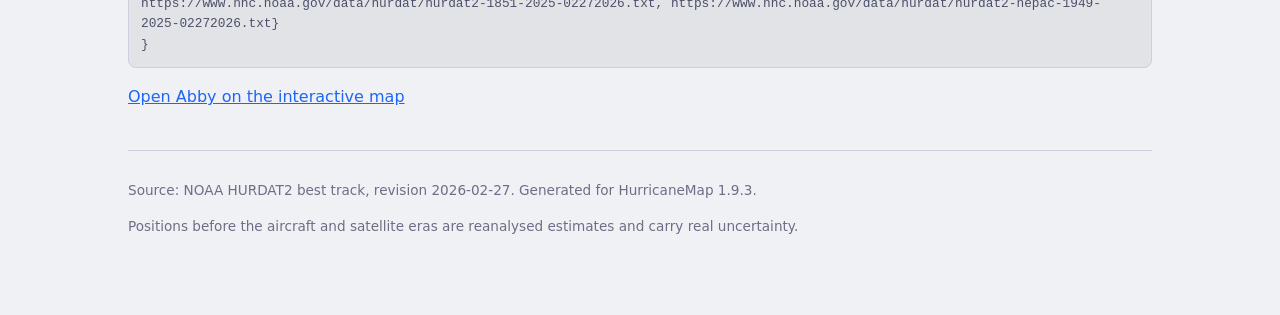
<file: public/hurricanemap/storms/abby-1964/index.html>
<!doctype html>
<html lang="en">
<head>
<meta charset="utf-8">
<meta name="viewport" content="width=device-width, initial-scale=1, viewport-fit=cover">
<title>Storm Abby (1964) landfalls and track | HurricaneMap</title>
<meta name="description" content="Abby made one recorded U.S. landfall in Texas during 1964, reaching 60 kt at its peak.">
<link rel="canonical" href="https://sysadmindoc.github.io/HurricaneMap/storms/abby-1964/">
<meta property="og:type" content="article">
<meta property="og:title" content="Storm Abby (1964) landfalls and track">
<meta property="og:description" content="Abby made one recorded U.S. landfall in Texas during 1964, reaching 60 kt at its peak.">
<meta property="og:url" content="https://sysadmindoc.github.io/HurricaneMap/storms/abby-1964/">
<meta property="og:image" content="https://sysadmindoc.github.io/HurricaneMap/example.png">
<meta name="twitter:card" content="summary_large_image">
<script type="application/ld+json">{"@context":"https://schema.org","@graph":[{"@type":"Dataset","name":"Storm Abby (1964) best track","description":"Abby made one recorded U.S. landfall in Texas during 1964, reaching 60 kt at its peak.","url":"https://sysadmindoc.github.io/HurricaneMap/storms/abby-1964/","identifier":"AL031964","temporalCoverage":"1964-08-05T18:00:00Z/1964-08-08T18:00:00Z","creator":{"@type":"Organization","name":"NOAA National Hurricane Center"},"isBasedOn":"https://www.nhc.noaa.gov/data/#hurdat","license":"https://github.com/SysAdminDoc/HurricaneMap/blob/main/LICENSE.md","variableMeasured":["Latitude","Longitude","Maximum sustained wind","Minimum central pressure","System status"],"version":"1.9.3"},{"@type":"Article","headline":"Storm Abby (1964) landfalls and track","description":"Abby made one recorded U.S. landfall in Texas during 1964, reaching 60 kt at its peak.","url":"https://sysadmindoc.github.io/HurricaneMap/storms/abby-1964/","datePublished":"2026-02-27","isPartOf":{"@type":"WebSite","name":"HurricaneMap","url":"https://sysadmindoc.github.io/HurricaneMap/"}}]}</script>
<style>:root{color-scheme:dark light;--bg:#11111b;--fg:#cdd6f4;--muted:#a6adc8;--line:#313244;--link:#89b4fa}
@media(prefers-color-scheme:light){:root{--bg:#eff1f5;--fg:#4c4f69;--muted:#6c6f85;--line:#ccd0dd;--link:#1e66f5}}
*{box-sizing:border-box}
body{margin:0;padding:0 1rem 4rem;background:var(--bg);color:var(--fg);font:16px/1.6 system-ui,-apple-system,Segoe UI,Roboto,sans-serif}
main,header{max-width:64rem;margin:0 auto}
header{padding:1rem 0;border-bottom:1px solid var(--line)}
a{color:var(--link)}
h1{font-size:1.6rem;line-height:1.25;margin:1.5rem 0 .5rem}
h2{font-size:1.15rem;margin:2rem 0 .5rem;border-bottom:1px solid var(--line);padding-bottom:.25rem}
dl.facts{display:grid;grid-template-columns:repeat(auto-fit,minmax(11rem,1fr));gap:.75rem 1rem;margin:1rem 0}
dl.facts div{border:1px solid var(--line);border-radius:.5rem;padding:.5rem .75rem}
dl.facts dt{font-size:.75rem;text-transform:uppercase;letter-spacing:.04em;color:var(--muted)}
dl.facts dd{margin:.15rem 0 0;font-weight:600}
.table-scroll{overflow-x:auto}
table{border-collapse:collapse;width:100%;font-size:.9rem}
caption{text-align:left;color:var(--muted);font-size:.8rem;padding-bottom:.4rem}
th,td{text-align:left;padding:.35rem .6rem;border-bottom:1px solid var(--line);white-space:nowrap}
th{font-size:.75rem;text-transform:uppercase;letter-spacing:.03em;color:var(--muted)}
pre{overflow-x:auto;background:rgba(127,127,127,.12);border:1px solid var(--line);border-radius:.5rem;padding:.75rem;font-size:.8rem;white-space:pre-wrap;word-break:break-word}
footer{max-width:64rem;margin:2.5rem auto 0;padding-top:1rem;border-top:1px solid var(--line);color:var(--muted);font-size:.85rem}
ul.storm-index{columns:3 14rem;list-style:none;padding:0}
ul.storm-index li{break-inside:avoid;padding:.1rem 0}</style>
</head>
<body>
<header><a href="../../">HurricaneMap</a> <span aria-hidden="true">·</span> <a href="../">All storms</a></header>
<main>
  <h1>Storm Abby (1964) landfalls and track</h1>
  <p>Abby made one recorded U.S. landfall in Texas during 1964, reaching 60 kt at its peak.</p>
  <dl class="facts">
    <div><dt>Season</dt><dd>1964</dd></div>
    <div><dt>Basin</dt><dd>Atlantic</dd></div>
    <div><dt>Peak wind</dt><dd>60 kt</dd></div>
    <div><dt>Minimum pressure</dt><dd>1000 mb</dd></div>
    <div><dt>Strongest U.S. landfall</dt><dd>Tropical storm</dd></div>
    <div><dt>U.S. landfalls</dt><dd>1</dd></div>
    <div><dt>HURDAT2 identifier</dt><dd>AL031964</dd></div>
    <div><dt>Track observations</dt><dd>14</dd></div>
  </dl>

  <h2>U.S. landfalls</h2>
  <div class="table-scroll">
    <table>
      <caption>U.S. landfalls recorded for this storm</caption>
      <thead>
        <tr><th scope="col">Time (UTC)</th><th scope="col">State</th><th scope="col">Category</th><th scope="col">Wind</th><th scope="col">Pressure</th><th scope="col">Source</th></tr>
      </thead>
      <tbody>
      <tr>
        <td>1964-08-07 20:30 UTC</td>
        <td>Texas</td>
        <td>Tropical storm</td>
        <td>60 kt</td>
        <td>Not recorded</td>
        <td>Marked in HURDAT2</td>
      </tr>
      </tbody>
    </table>
  </div>

  <h2>Track</h2>
  <div class="table-scroll">
    <table>
      <caption>Six-hourly best-track positions, 14 observations</caption>
      <thead>
        <tr><th scope="col">Time (UTC)</th><th scope="col">Latitude</th><th scope="col">Longitude</th><th scope="col">Wind</th><th scope="col">Pressure</th><th scope="col">Status</th></tr>
      </thead>
      <tbody>
      <tr>
        <td>1964-08-05 18:00 UTC</td>
        <td>27.3° N</td>
        <td>87.7° W</td>
        <td>25 kt</td>
        <td>Not recorded</td>
        <td>Tropical depression</td>
      </tr>
      <tr>
        <td>1964-08-06 00:00 UTC</td>
        <td>27.8° N</td>
        <td>88.7° W</td>
        <td>25 kt</td>
        <td>Not recorded</td>
        <td>Tropical depression</td>
      </tr>
      <tr>
        <td>1964-08-06 06:00 UTC</td>
        <td>28.2° N</td>
        <td>89.7° W</td>
        <td>25 kt</td>
        <td>Not recorded</td>
        <td>Tropical depression</td>
      </tr>
      <tr>
        <td>1964-08-06 12:00 UTC</td>
        <td>28.5° N</td>
        <td>90.7° W</td>
        <td>25 kt</td>
        <td>Not recorded</td>
        <td>Tropical depression</td>
      </tr>
      <tr>
        <td>1964-08-06 18:00 UTC</td>
        <td>28.5° N</td>
        <td>91.7° W</td>
        <td>25 kt</td>
        <td>Not recorded</td>
        <td>Tropical depression</td>
      </tr>
      <tr>
        <td>1964-08-07 00:00 UTC</td>
        <td>28.5° N</td>
        <td>92.6° W</td>
        <td>25 kt</td>
        <td>Not recorded</td>
        <td>Tropical depression</td>
      </tr>
      <tr>
        <td>1964-08-07 06:00 UTC</td>
        <td>28.6° N</td>
        <td>93.5° W</td>
        <td>30 kt</td>
        <td>Not recorded</td>
        <td>Tropical depression</td>
      </tr>
      <tr>
        <td>1964-08-07 12:00 UTC</td>
        <td>28.6° N</td>
        <td>94.4° W</td>
        <td>40 kt</td>
        <td>Not recorded</td>
        <td>Tropical storm</td>
      </tr>
      <tr>
        <td>1964-08-07 18:00 UTC</td>
        <td>28.6° N</td>
        <td>95.2° W</td>
        <td>55 kt</td>
        <td>1000 mb</td>
        <td>Tropical storm</td>
      </tr>
      <tr>
        <td>1964-08-07 20:30 UTC</td>
        <td>28.8° N</td>
        <td>95.6° W</td>
        <td>60 kt</td>
        <td>Not recorded</td>
        <td>Tropical storm</td>
      </tr>
      <tr>
        <td>1964-08-08 00:00 UTC</td>
        <td>28.8° N</td>
        <td>96.1° W</td>
        <td>50 kt</td>
        <td>1000 mb</td>
        <td>Tropical storm</td>
      </tr>
      <tr>
        <td>1964-08-08 06:00 UTC</td>
        <td>28.9° N</td>
        <td>97.1° W</td>
        <td>35 kt</td>
        <td>Not recorded</td>
        <td>Tropical storm</td>
      </tr>
      <tr>
        <td>1964-08-08 12:00 UTC</td>
        <td>28.9° N</td>
        <td>98.0° W</td>
        <td>25 kt</td>
        <td>Not recorded</td>
        <td>Tropical depression</td>
      </tr>
      <tr>
        <td>1964-08-08 18:00 UTC</td>
        <td>28.9° N</td>
        <td>98.7° W</td>
        <td>20 kt</td>
        <td>Not recorded</td>
        <td>Tropical depression</td>
      </tr>
      </tbody>
    </table>
  </div>

  <h2>Cite this release</h2>
  <p>APA</p>
  <pre>SysAdminDoc. (2026). HurricaneMap: Interactive hurricane landfall atlas (version 1.9.3) [Data set and web application]. HURDAT2 revision 2026-02-27; Atlantic SHA-256: 1b9b0c7beed5b4505838658b1d30e159fc84330c60891a58cfcf43ae55c37202; Eastern Pacific SHA-256: db65f8bc538d5c05e15f738c96111861d6ce3572c007879de58e44d4d05a9cd6. Retrieved 2026-08-08, from https://sysadmindoc.github.io/HurricaneMap/storms/abby-1964/</pre>
  <p>BibTeX</p>
  <pre>@software{hurricanemap_2026,
  author = {Parker, Matt},
  title = {HurricaneMap: Interactive hurricane landfall atlas},
  year = {2026},
  version = {1.9.3},
  url = {https://sysadmindoc.github.io/HurricaneMap/storms/abby-1964/},
  note = {HURDAT2 revision 2026-02-27; Atlantic SHA-256: 1b9b0c7beed5b4505838658b1d30e159fc84330c60891a58cfcf43ae55c37202; Eastern Pacific SHA-256: db65f8bc538d5c05e15f738c96111861d6ce3572c007879de58e44d4d05a9cd6; accessed 2026-08-08; source URLs: https://www.nhc.noaa.gov/data/hurdat/hurdat2-1851-2025-02272026.txt, https://www.nhc.noaa.gov/data/hurdat/hurdat2-nepac-1949-2025-02272026.txt}
}</pre>

  <p><a href="../../#v=1&amp;storm=AL031964">Open Abby on the interactive map</a></p>
</main>
<footer>
  <p>Source: NOAA HURDAT2 best track, revision 2026-02-27. Generated for HurricaneMap 1.9.3.</p>
  <p>Positions before the aircraft and satellite eras are reanalysed estimates and carry real uncertainty.</p>
</footer>
</body>
</html>
</file>
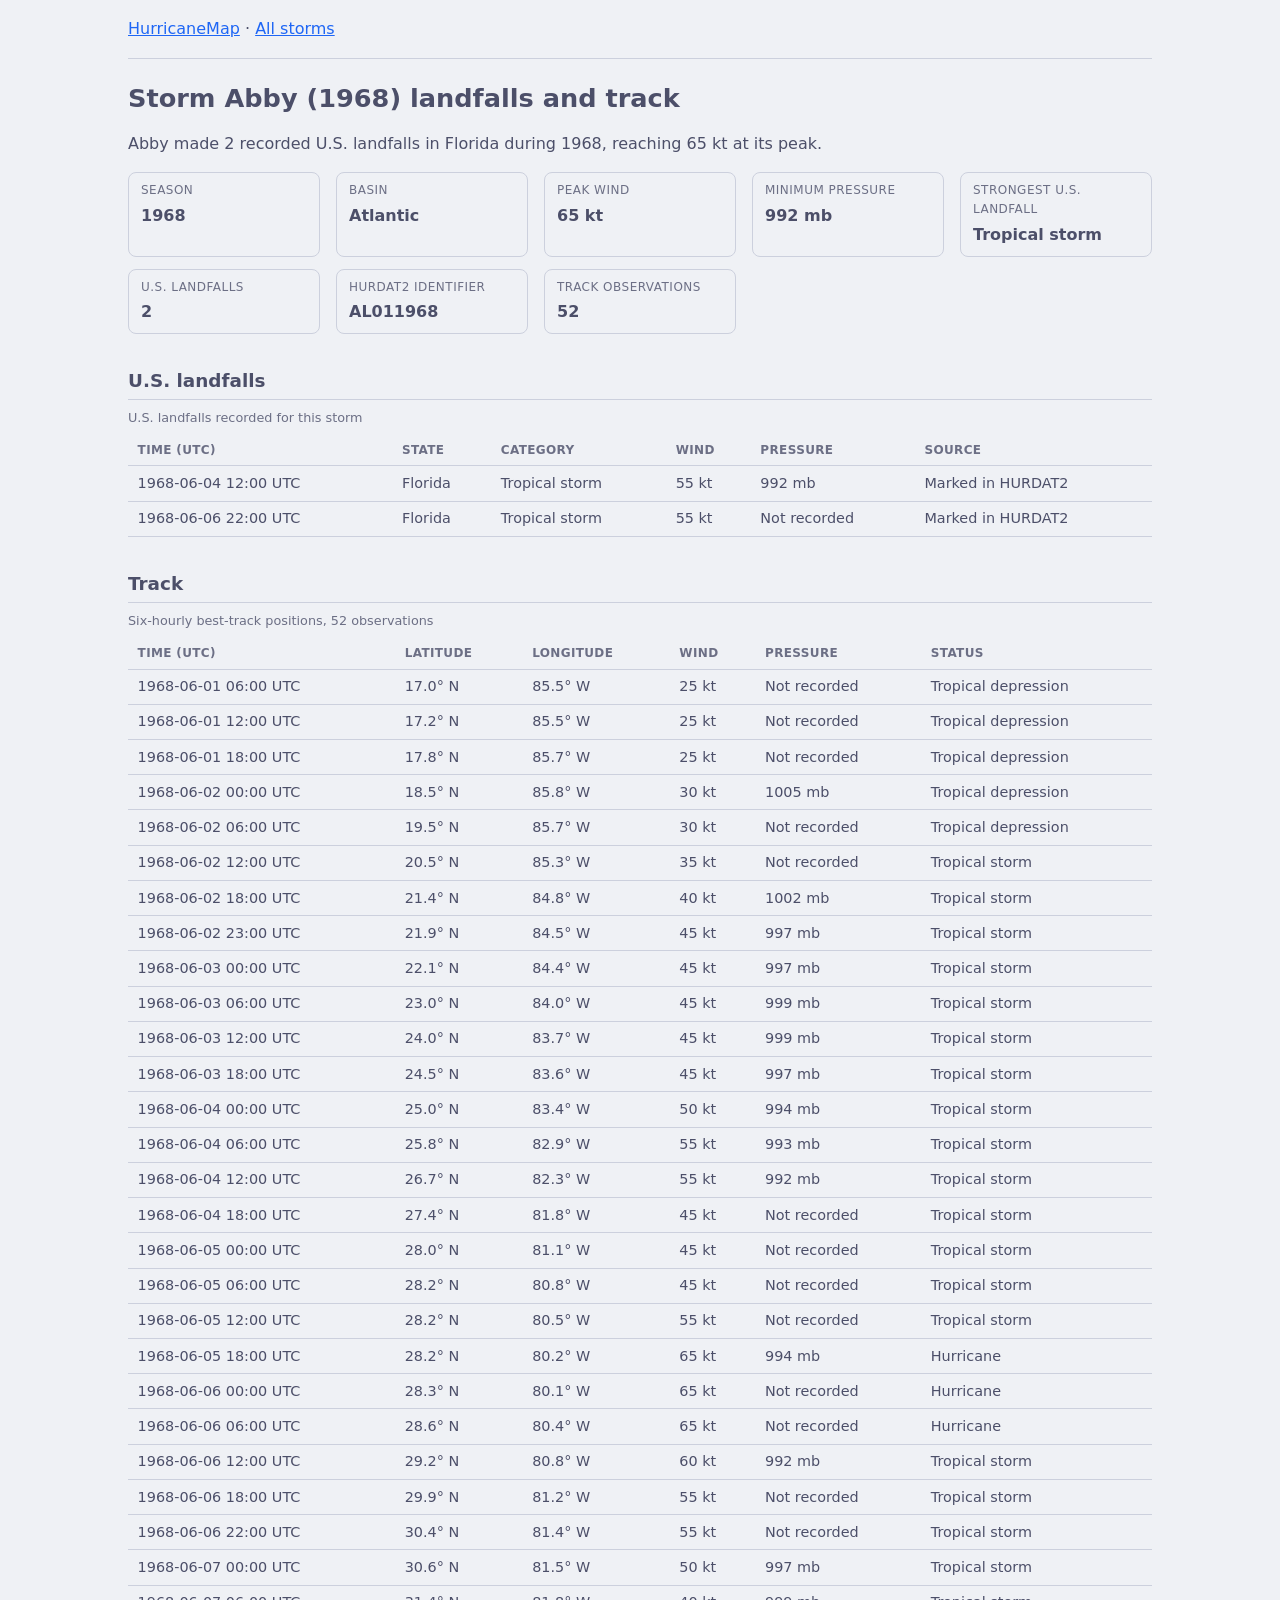
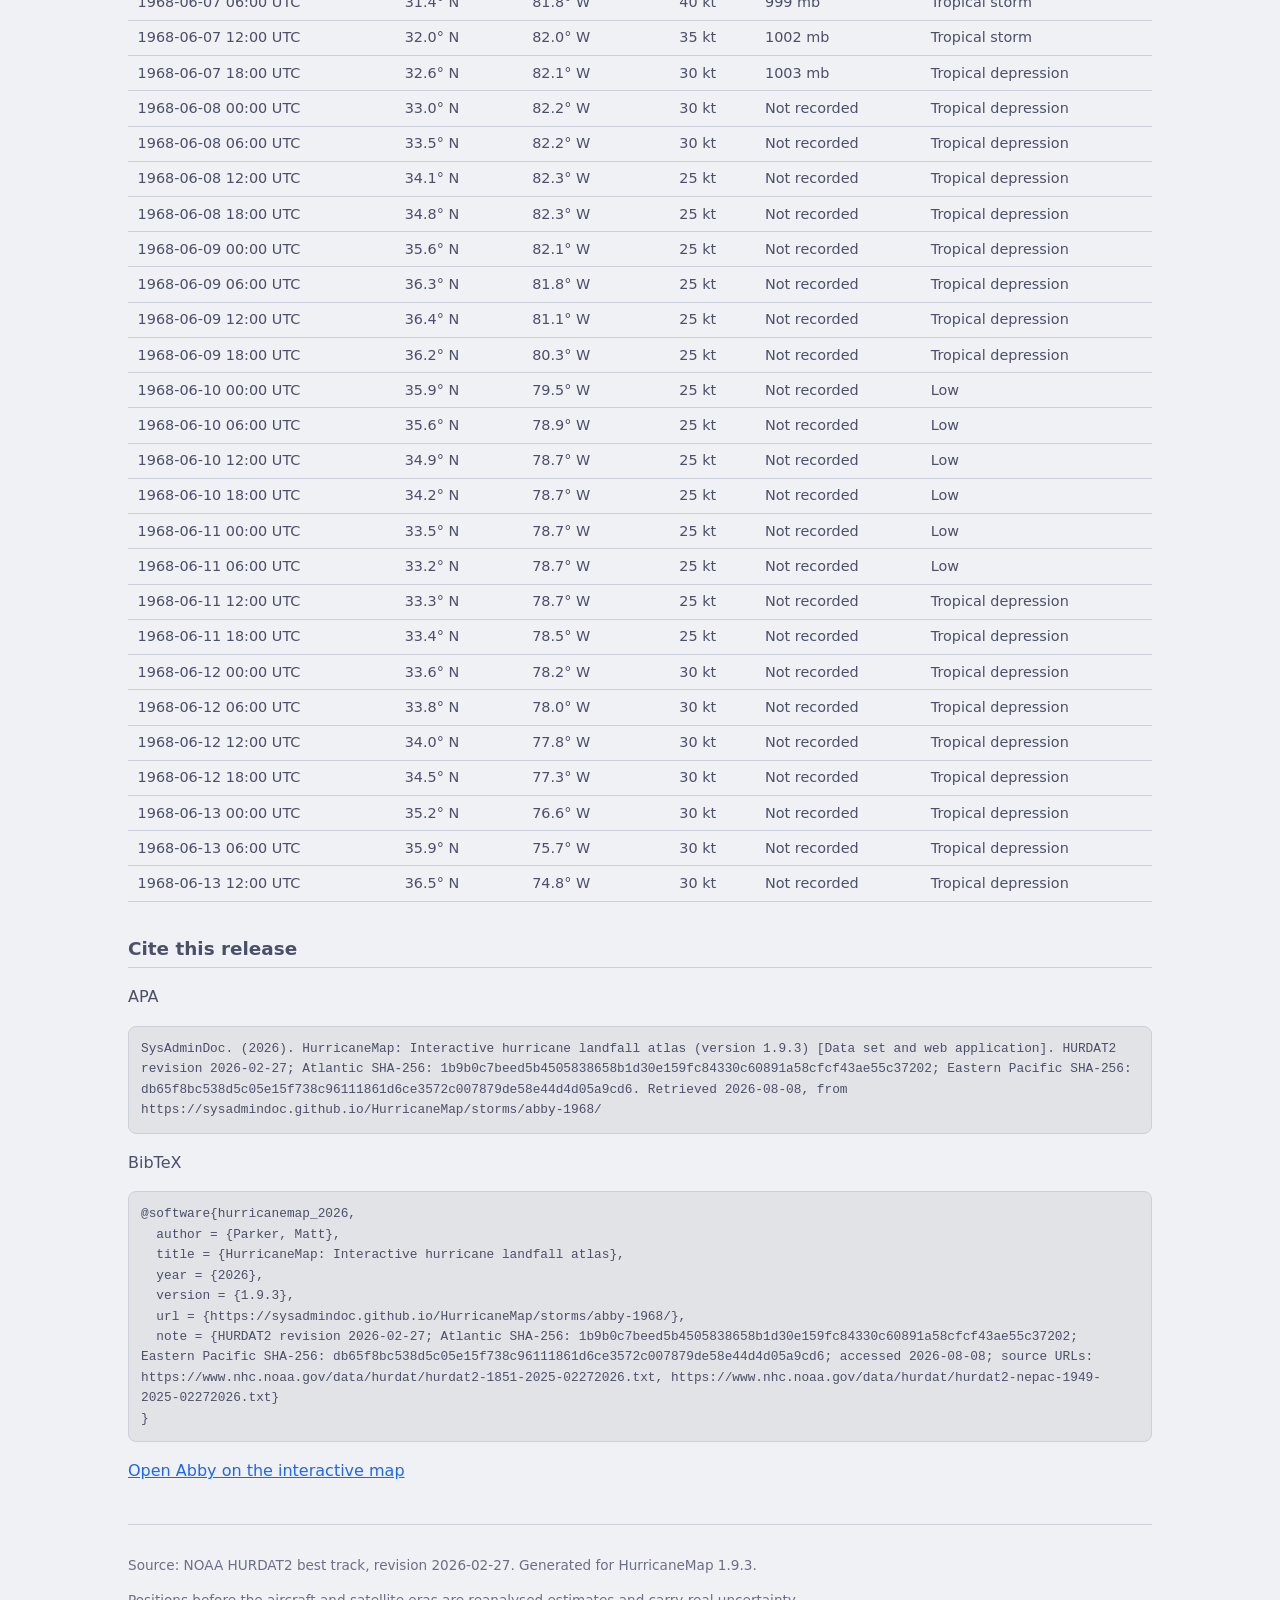
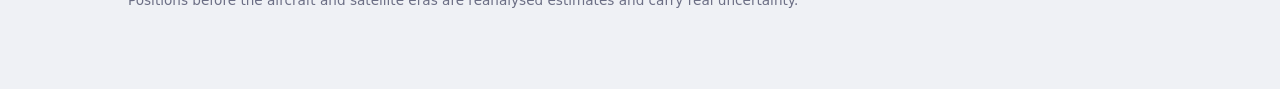
<file: public/hurricanemap/storms/abby-1968/index.html>
<!doctype html>
<html lang="en">
<head>
<meta charset="utf-8">
<meta name="viewport" content="width=device-width, initial-scale=1, viewport-fit=cover">
<title>Storm Abby (1968) landfalls and track | HurricaneMap</title>
<meta name="description" content="Abby made 2 recorded U.S. landfalls in Florida during 1968, reaching 65 kt at its peak.">
<link rel="canonical" href="https://sysadmindoc.github.io/HurricaneMap/storms/abby-1968/">
<meta property="og:type" content="article">
<meta property="og:title" content="Storm Abby (1968) landfalls and track">
<meta property="og:description" content="Abby made 2 recorded U.S. landfalls in Florida during 1968, reaching 65 kt at its peak.">
<meta property="og:url" content="https://sysadmindoc.github.io/HurricaneMap/storms/abby-1968/">
<meta property="og:image" content="https://sysadmindoc.github.io/HurricaneMap/example.png">
<meta name="twitter:card" content="summary_large_image">
<script type="application/ld+json">{"@context":"https://schema.org","@graph":[{"@type":"Dataset","name":"Storm Abby (1968) best track","description":"Abby made 2 recorded U.S. landfalls in Florida during 1968, reaching 65 kt at its peak.","url":"https://sysadmindoc.github.io/HurricaneMap/storms/abby-1968/","identifier":"AL011968","temporalCoverage":"1968-06-01T06:00:00Z/1968-06-13T12:00:00Z","creator":{"@type":"Organization","name":"NOAA National Hurricane Center"},"isBasedOn":"https://www.nhc.noaa.gov/data/#hurdat","license":"https://github.com/SysAdminDoc/HurricaneMap/blob/main/LICENSE.md","variableMeasured":["Latitude","Longitude","Maximum sustained wind","Minimum central pressure","System status"],"version":"1.9.3"},{"@type":"Article","headline":"Storm Abby (1968) landfalls and track","description":"Abby made 2 recorded U.S. landfalls in Florida during 1968, reaching 65 kt at its peak.","url":"https://sysadmindoc.github.io/HurricaneMap/storms/abby-1968/","datePublished":"2026-02-27","isPartOf":{"@type":"WebSite","name":"HurricaneMap","url":"https://sysadmindoc.github.io/HurricaneMap/"}}]}</script>
<style>:root{color-scheme:dark light;--bg:#11111b;--fg:#cdd6f4;--muted:#a6adc8;--line:#313244;--link:#89b4fa}
@media(prefers-color-scheme:light){:root{--bg:#eff1f5;--fg:#4c4f69;--muted:#6c6f85;--line:#ccd0dd;--link:#1e66f5}}
*{box-sizing:border-box}
body{margin:0;padding:0 1rem 4rem;background:var(--bg);color:var(--fg);font:16px/1.6 system-ui,-apple-system,Segoe UI,Roboto,sans-serif}
main,header{max-width:64rem;margin:0 auto}
header{padding:1rem 0;border-bottom:1px solid var(--line)}
a{color:var(--link)}
h1{font-size:1.6rem;line-height:1.25;margin:1.5rem 0 .5rem}
h2{font-size:1.15rem;margin:2rem 0 .5rem;border-bottom:1px solid var(--line);padding-bottom:.25rem}
dl.facts{display:grid;grid-template-columns:repeat(auto-fit,minmax(11rem,1fr));gap:.75rem 1rem;margin:1rem 0}
dl.facts div{border:1px solid var(--line);border-radius:.5rem;padding:.5rem .75rem}
dl.facts dt{font-size:.75rem;text-transform:uppercase;letter-spacing:.04em;color:var(--muted)}
dl.facts dd{margin:.15rem 0 0;font-weight:600}
.table-scroll{overflow-x:auto}
table{border-collapse:collapse;width:100%;font-size:.9rem}
caption{text-align:left;color:var(--muted);font-size:.8rem;padding-bottom:.4rem}
th,td{text-align:left;padding:.35rem .6rem;border-bottom:1px solid var(--line);white-space:nowrap}
th{font-size:.75rem;text-transform:uppercase;letter-spacing:.03em;color:var(--muted)}
pre{overflow-x:auto;background:rgba(127,127,127,.12);border:1px solid var(--line);border-radius:.5rem;padding:.75rem;font-size:.8rem;white-space:pre-wrap;word-break:break-word}
footer{max-width:64rem;margin:2.5rem auto 0;padding-top:1rem;border-top:1px solid var(--line);color:var(--muted);font-size:.85rem}
ul.storm-index{columns:3 14rem;list-style:none;padding:0}
ul.storm-index li{break-inside:avoid;padding:.1rem 0}</style>
</head>
<body>
<header><a href="../../">HurricaneMap</a> <span aria-hidden="true">·</span> <a href="../">All storms</a></header>
<main>
  <h1>Storm Abby (1968) landfalls and track</h1>
  <p>Abby made 2 recorded U.S. landfalls in Florida during 1968, reaching 65 kt at its peak.</p>
  <dl class="facts">
    <div><dt>Season</dt><dd>1968</dd></div>
    <div><dt>Basin</dt><dd>Atlantic</dd></div>
    <div><dt>Peak wind</dt><dd>65 kt</dd></div>
    <div><dt>Minimum pressure</dt><dd>992 mb</dd></div>
    <div><dt>Strongest U.S. landfall</dt><dd>Tropical storm</dd></div>
    <div><dt>U.S. landfalls</dt><dd>2</dd></div>
    <div><dt>HURDAT2 identifier</dt><dd>AL011968</dd></div>
    <div><dt>Track observations</dt><dd>52</dd></div>
  </dl>

  <h2>U.S. landfalls</h2>
  <div class="table-scroll">
    <table>
      <caption>U.S. landfalls recorded for this storm</caption>
      <thead>
        <tr><th scope="col">Time (UTC)</th><th scope="col">State</th><th scope="col">Category</th><th scope="col">Wind</th><th scope="col">Pressure</th><th scope="col">Source</th></tr>
      </thead>
      <tbody>
      <tr>
        <td>1968-06-04 12:00 UTC</td>
        <td>Florida</td>
        <td>Tropical storm</td>
        <td>55 kt</td>
        <td>992 mb</td>
        <td>Marked in HURDAT2</td>
      </tr>
      <tr>
        <td>1968-06-06 22:00 UTC</td>
        <td>Florida</td>
        <td>Tropical storm</td>
        <td>55 kt</td>
        <td>Not recorded</td>
        <td>Marked in HURDAT2</td>
      </tr>
      </tbody>
    </table>
  </div>

  <h2>Track</h2>
  <div class="table-scroll">
    <table>
      <caption>Six-hourly best-track positions, 52 observations</caption>
      <thead>
        <tr><th scope="col">Time (UTC)</th><th scope="col">Latitude</th><th scope="col">Longitude</th><th scope="col">Wind</th><th scope="col">Pressure</th><th scope="col">Status</th></tr>
      </thead>
      <tbody>
      <tr>
        <td>1968-06-01 06:00 UTC</td>
        <td>17.0° N</td>
        <td>85.5° W</td>
        <td>25 kt</td>
        <td>Not recorded</td>
        <td>Tropical depression</td>
      </tr>
      <tr>
        <td>1968-06-01 12:00 UTC</td>
        <td>17.2° N</td>
        <td>85.5° W</td>
        <td>25 kt</td>
        <td>Not recorded</td>
        <td>Tropical depression</td>
      </tr>
      <tr>
        <td>1968-06-01 18:00 UTC</td>
        <td>17.8° N</td>
        <td>85.7° W</td>
        <td>25 kt</td>
        <td>Not recorded</td>
        <td>Tropical depression</td>
      </tr>
      <tr>
        <td>1968-06-02 00:00 UTC</td>
        <td>18.5° N</td>
        <td>85.8° W</td>
        <td>30 kt</td>
        <td>1005 mb</td>
        <td>Tropical depression</td>
      </tr>
      <tr>
        <td>1968-06-02 06:00 UTC</td>
        <td>19.5° N</td>
        <td>85.7° W</td>
        <td>30 kt</td>
        <td>Not recorded</td>
        <td>Tropical depression</td>
      </tr>
      <tr>
        <td>1968-06-02 12:00 UTC</td>
        <td>20.5° N</td>
        <td>85.3° W</td>
        <td>35 kt</td>
        <td>Not recorded</td>
        <td>Tropical storm</td>
      </tr>
      <tr>
        <td>1968-06-02 18:00 UTC</td>
        <td>21.4° N</td>
        <td>84.8° W</td>
        <td>40 kt</td>
        <td>1002 mb</td>
        <td>Tropical storm</td>
      </tr>
      <tr>
        <td>1968-06-02 23:00 UTC</td>
        <td>21.9° N</td>
        <td>84.5° W</td>
        <td>45 kt</td>
        <td>997 mb</td>
        <td>Tropical storm</td>
      </tr>
      <tr>
        <td>1968-06-03 00:00 UTC</td>
        <td>22.1° N</td>
        <td>84.4° W</td>
        <td>45 kt</td>
        <td>997 mb</td>
        <td>Tropical storm</td>
      </tr>
      <tr>
        <td>1968-06-03 06:00 UTC</td>
        <td>23.0° N</td>
        <td>84.0° W</td>
        <td>45 kt</td>
        <td>999 mb</td>
        <td>Tropical storm</td>
      </tr>
      <tr>
        <td>1968-06-03 12:00 UTC</td>
        <td>24.0° N</td>
        <td>83.7° W</td>
        <td>45 kt</td>
        <td>999 mb</td>
        <td>Tropical storm</td>
      </tr>
      <tr>
        <td>1968-06-03 18:00 UTC</td>
        <td>24.5° N</td>
        <td>83.6° W</td>
        <td>45 kt</td>
        <td>997 mb</td>
        <td>Tropical storm</td>
      </tr>
      <tr>
        <td>1968-06-04 00:00 UTC</td>
        <td>25.0° N</td>
        <td>83.4° W</td>
        <td>50 kt</td>
        <td>994 mb</td>
        <td>Tropical storm</td>
      </tr>
      <tr>
        <td>1968-06-04 06:00 UTC</td>
        <td>25.8° N</td>
        <td>82.9° W</td>
        <td>55 kt</td>
        <td>993 mb</td>
        <td>Tropical storm</td>
      </tr>
      <tr>
        <td>1968-06-04 12:00 UTC</td>
        <td>26.7° N</td>
        <td>82.3° W</td>
        <td>55 kt</td>
        <td>992 mb</td>
        <td>Tropical storm</td>
      </tr>
      <tr>
        <td>1968-06-04 18:00 UTC</td>
        <td>27.4° N</td>
        <td>81.8° W</td>
        <td>45 kt</td>
        <td>Not recorded</td>
        <td>Tropical storm</td>
      </tr>
      <tr>
        <td>1968-06-05 00:00 UTC</td>
        <td>28.0° N</td>
        <td>81.1° W</td>
        <td>45 kt</td>
        <td>Not recorded</td>
        <td>Tropical storm</td>
      </tr>
      <tr>
        <td>1968-06-05 06:00 UTC</td>
        <td>28.2° N</td>
        <td>80.8° W</td>
        <td>45 kt</td>
        <td>Not recorded</td>
        <td>Tropical storm</td>
      </tr>
      <tr>
        <td>1968-06-05 12:00 UTC</td>
        <td>28.2° N</td>
        <td>80.5° W</td>
        <td>55 kt</td>
        <td>Not recorded</td>
        <td>Tropical storm</td>
      </tr>
      <tr>
        <td>1968-06-05 18:00 UTC</td>
        <td>28.2° N</td>
        <td>80.2° W</td>
        <td>65 kt</td>
        <td>994 mb</td>
        <td>Hurricane</td>
      </tr>
      <tr>
        <td>1968-06-06 00:00 UTC</td>
        <td>28.3° N</td>
        <td>80.1° W</td>
        <td>65 kt</td>
        <td>Not recorded</td>
        <td>Hurricane</td>
      </tr>
      <tr>
        <td>1968-06-06 06:00 UTC</td>
        <td>28.6° N</td>
        <td>80.4° W</td>
        <td>65 kt</td>
        <td>Not recorded</td>
        <td>Hurricane</td>
      </tr>
      <tr>
        <td>1968-06-06 12:00 UTC</td>
        <td>29.2° N</td>
        <td>80.8° W</td>
        <td>60 kt</td>
        <td>992 mb</td>
        <td>Tropical storm</td>
      </tr>
      <tr>
        <td>1968-06-06 18:00 UTC</td>
        <td>29.9° N</td>
        <td>81.2° W</td>
        <td>55 kt</td>
        <td>Not recorded</td>
        <td>Tropical storm</td>
      </tr>
      <tr>
        <td>1968-06-06 22:00 UTC</td>
        <td>30.4° N</td>
        <td>81.4° W</td>
        <td>55 kt</td>
        <td>Not recorded</td>
        <td>Tropical storm</td>
      </tr>
      <tr>
        <td>1968-06-07 00:00 UTC</td>
        <td>30.6° N</td>
        <td>81.5° W</td>
        <td>50 kt</td>
        <td>997 mb</td>
        <td>Tropical storm</td>
      </tr>
      <tr>
        <td>1968-06-07 06:00 UTC</td>
        <td>31.4° N</td>
        <td>81.8° W</td>
        <td>40 kt</td>
        <td>999 mb</td>
        <td>Tropical storm</td>
      </tr>
      <tr>
        <td>1968-06-07 12:00 UTC</td>
        <td>32.0° N</td>
        <td>82.0° W</td>
        <td>35 kt</td>
        <td>1002 mb</td>
        <td>Tropical storm</td>
      </tr>
      <tr>
        <td>1968-06-07 18:00 UTC</td>
        <td>32.6° N</td>
        <td>82.1° W</td>
        <td>30 kt</td>
        <td>1003 mb</td>
        <td>Tropical depression</td>
      </tr>
      <tr>
        <td>1968-06-08 00:00 UTC</td>
        <td>33.0° N</td>
        <td>82.2° W</td>
        <td>30 kt</td>
        <td>Not recorded</td>
        <td>Tropical depression</td>
      </tr>
      <tr>
        <td>1968-06-08 06:00 UTC</td>
        <td>33.5° N</td>
        <td>82.2° W</td>
        <td>30 kt</td>
        <td>Not recorded</td>
        <td>Tropical depression</td>
      </tr>
      <tr>
        <td>1968-06-08 12:00 UTC</td>
        <td>34.1° N</td>
        <td>82.3° W</td>
        <td>25 kt</td>
        <td>Not recorded</td>
        <td>Tropical depression</td>
      </tr>
      <tr>
        <td>1968-06-08 18:00 UTC</td>
        <td>34.8° N</td>
        <td>82.3° W</td>
        <td>25 kt</td>
        <td>Not recorded</td>
        <td>Tropical depression</td>
      </tr>
      <tr>
        <td>1968-06-09 00:00 UTC</td>
        <td>35.6° N</td>
        <td>82.1° W</td>
        <td>25 kt</td>
        <td>Not recorded</td>
        <td>Tropical depression</td>
      </tr>
      <tr>
        <td>1968-06-09 06:00 UTC</td>
        <td>36.3° N</td>
        <td>81.8° W</td>
        <td>25 kt</td>
        <td>Not recorded</td>
        <td>Tropical depression</td>
      </tr>
      <tr>
        <td>1968-06-09 12:00 UTC</td>
        <td>36.4° N</td>
        <td>81.1° W</td>
        <td>25 kt</td>
        <td>Not recorded</td>
        <td>Tropical depression</td>
      </tr>
      <tr>
        <td>1968-06-09 18:00 UTC</td>
        <td>36.2° N</td>
        <td>80.3° W</td>
        <td>25 kt</td>
        <td>Not recorded</td>
        <td>Tropical depression</td>
      </tr>
      <tr>
        <td>1968-06-10 00:00 UTC</td>
        <td>35.9° N</td>
        <td>79.5° W</td>
        <td>25 kt</td>
        <td>Not recorded</td>
        <td>Low</td>
      </tr>
      <tr>
        <td>1968-06-10 06:00 UTC</td>
        <td>35.6° N</td>
        <td>78.9° W</td>
        <td>25 kt</td>
        <td>Not recorded</td>
        <td>Low</td>
      </tr>
      <tr>
        <td>1968-06-10 12:00 UTC</td>
        <td>34.9° N</td>
        <td>78.7° W</td>
        <td>25 kt</td>
        <td>Not recorded</td>
        <td>Low</td>
      </tr>
      <tr>
        <td>1968-06-10 18:00 UTC</td>
        <td>34.2° N</td>
        <td>78.7° W</td>
        <td>25 kt</td>
        <td>Not recorded</td>
        <td>Low</td>
      </tr>
      <tr>
        <td>1968-06-11 00:00 UTC</td>
        <td>33.5° N</td>
        <td>78.7° W</td>
        <td>25 kt</td>
        <td>Not recorded</td>
        <td>Low</td>
      </tr>
      <tr>
        <td>1968-06-11 06:00 UTC</td>
        <td>33.2° N</td>
        <td>78.7° W</td>
        <td>25 kt</td>
        <td>Not recorded</td>
        <td>Low</td>
      </tr>
      <tr>
        <td>1968-06-11 12:00 UTC</td>
        <td>33.3° N</td>
        <td>78.7° W</td>
        <td>25 kt</td>
        <td>Not recorded</td>
        <td>Tropical depression</td>
      </tr>
      <tr>
        <td>1968-06-11 18:00 UTC</td>
        <td>33.4° N</td>
        <td>78.5° W</td>
        <td>25 kt</td>
        <td>Not recorded</td>
        <td>Tropical depression</td>
      </tr>
      <tr>
        <td>1968-06-12 00:00 UTC</td>
        <td>33.6° N</td>
        <td>78.2° W</td>
        <td>30 kt</td>
        <td>Not recorded</td>
        <td>Tropical depression</td>
      </tr>
      <tr>
        <td>1968-06-12 06:00 UTC</td>
        <td>33.8° N</td>
        <td>78.0° W</td>
        <td>30 kt</td>
        <td>Not recorded</td>
        <td>Tropical depression</td>
      </tr>
      <tr>
        <td>1968-06-12 12:00 UTC</td>
        <td>34.0° N</td>
        <td>77.8° W</td>
        <td>30 kt</td>
        <td>Not recorded</td>
        <td>Tropical depression</td>
      </tr>
      <tr>
        <td>1968-06-12 18:00 UTC</td>
        <td>34.5° N</td>
        <td>77.3° W</td>
        <td>30 kt</td>
        <td>Not recorded</td>
        <td>Tropical depression</td>
      </tr>
      <tr>
        <td>1968-06-13 00:00 UTC</td>
        <td>35.2° N</td>
        <td>76.6° W</td>
        <td>30 kt</td>
        <td>Not recorded</td>
        <td>Tropical depression</td>
      </tr>
      <tr>
        <td>1968-06-13 06:00 UTC</td>
        <td>35.9° N</td>
        <td>75.7° W</td>
        <td>30 kt</td>
        <td>Not recorded</td>
        <td>Tropical depression</td>
      </tr>
      <tr>
        <td>1968-06-13 12:00 UTC</td>
        <td>36.5° N</td>
        <td>74.8° W</td>
        <td>30 kt</td>
        <td>Not recorded</td>
        <td>Tropical depression</td>
      </tr>
      </tbody>
    </table>
  </div>

  <h2>Cite this release</h2>
  <p>APA</p>
  <pre>SysAdminDoc. (2026). HurricaneMap: Interactive hurricane landfall atlas (version 1.9.3) [Data set and web application]. HURDAT2 revision 2026-02-27; Atlantic SHA-256: 1b9b0c7beed5b4505838658b1d30e159fc84330c60891a58cfcf43ae55c37202; Eastern Pacific SHA-256: db65f8bc538d5c05e15f738c96111861d6ce3572c007879de58e44d4d05a9cd6. Retrieved 2026-08-08, from https://sysadmindoc.github.io/HurricaneMap/storms/abby-1968/</pre>
  <p>BibTeX</p>
  <pre>@software{hurricanemap_2026,
  author = {Parker, Matt},
  title = {HurricaneMap: Interactive hurricane landfall atlas},
  year = {2026},
  version = {1.9.3},
  url = {https://sysadmindoc.github.io/HurricaneMap/storms/abby-1968/},
  note = {HURDAT2 revision 2026-02-27; Atlantic SHA-256: 1b9b0c7beed5b4505838658b1d30e159fc84330c60891a58cfcf43ae55c37202; Eastern Pacific SHA-256: db65f8bc538d5c05e15f738c96111861d6ce3572c007879de58e44d4d05a9cd6; accessed 2026-08-08; source URLs: https://www.nhc.noaa.gov/data/hurdat/hurdat2-1851-2025-02272026.txt, https://www.nhc.noaa.gov/data/hurdat/hurdat2-nepac-1949-2025-02272026.txt}
}</pre>

  <p><a href="../../#v=1&amp;storm=AL011968">Open Abby on the interactive map</a></p>
</main>
<footer>
  <p>Source: NOAA HURDAT2 best track, revision 2026-02-27. Generated for HurricaneMap 1.9.3.</p>
  <p>Positions before the aircraft and satellite eras are reanalysed estimates and carry real uncertainty.</p>
</footer>
</body>
</html>
</file>
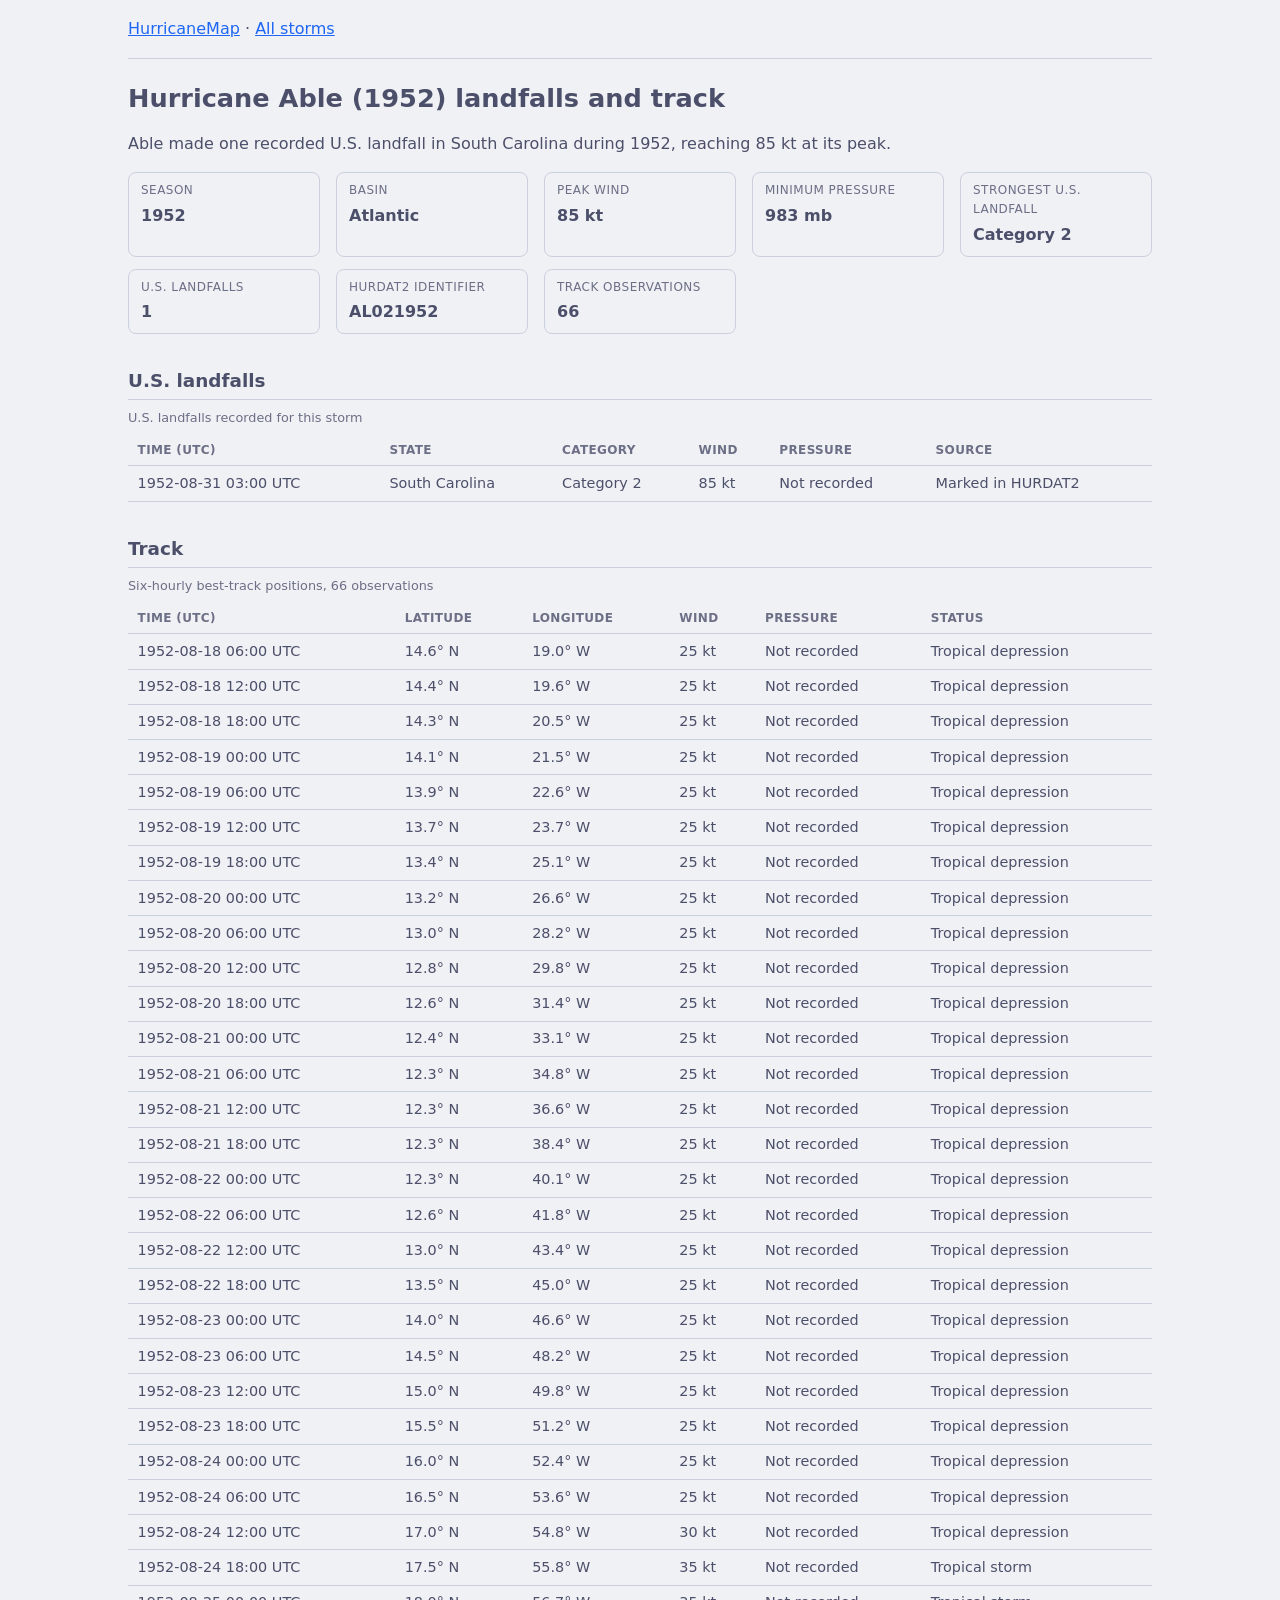
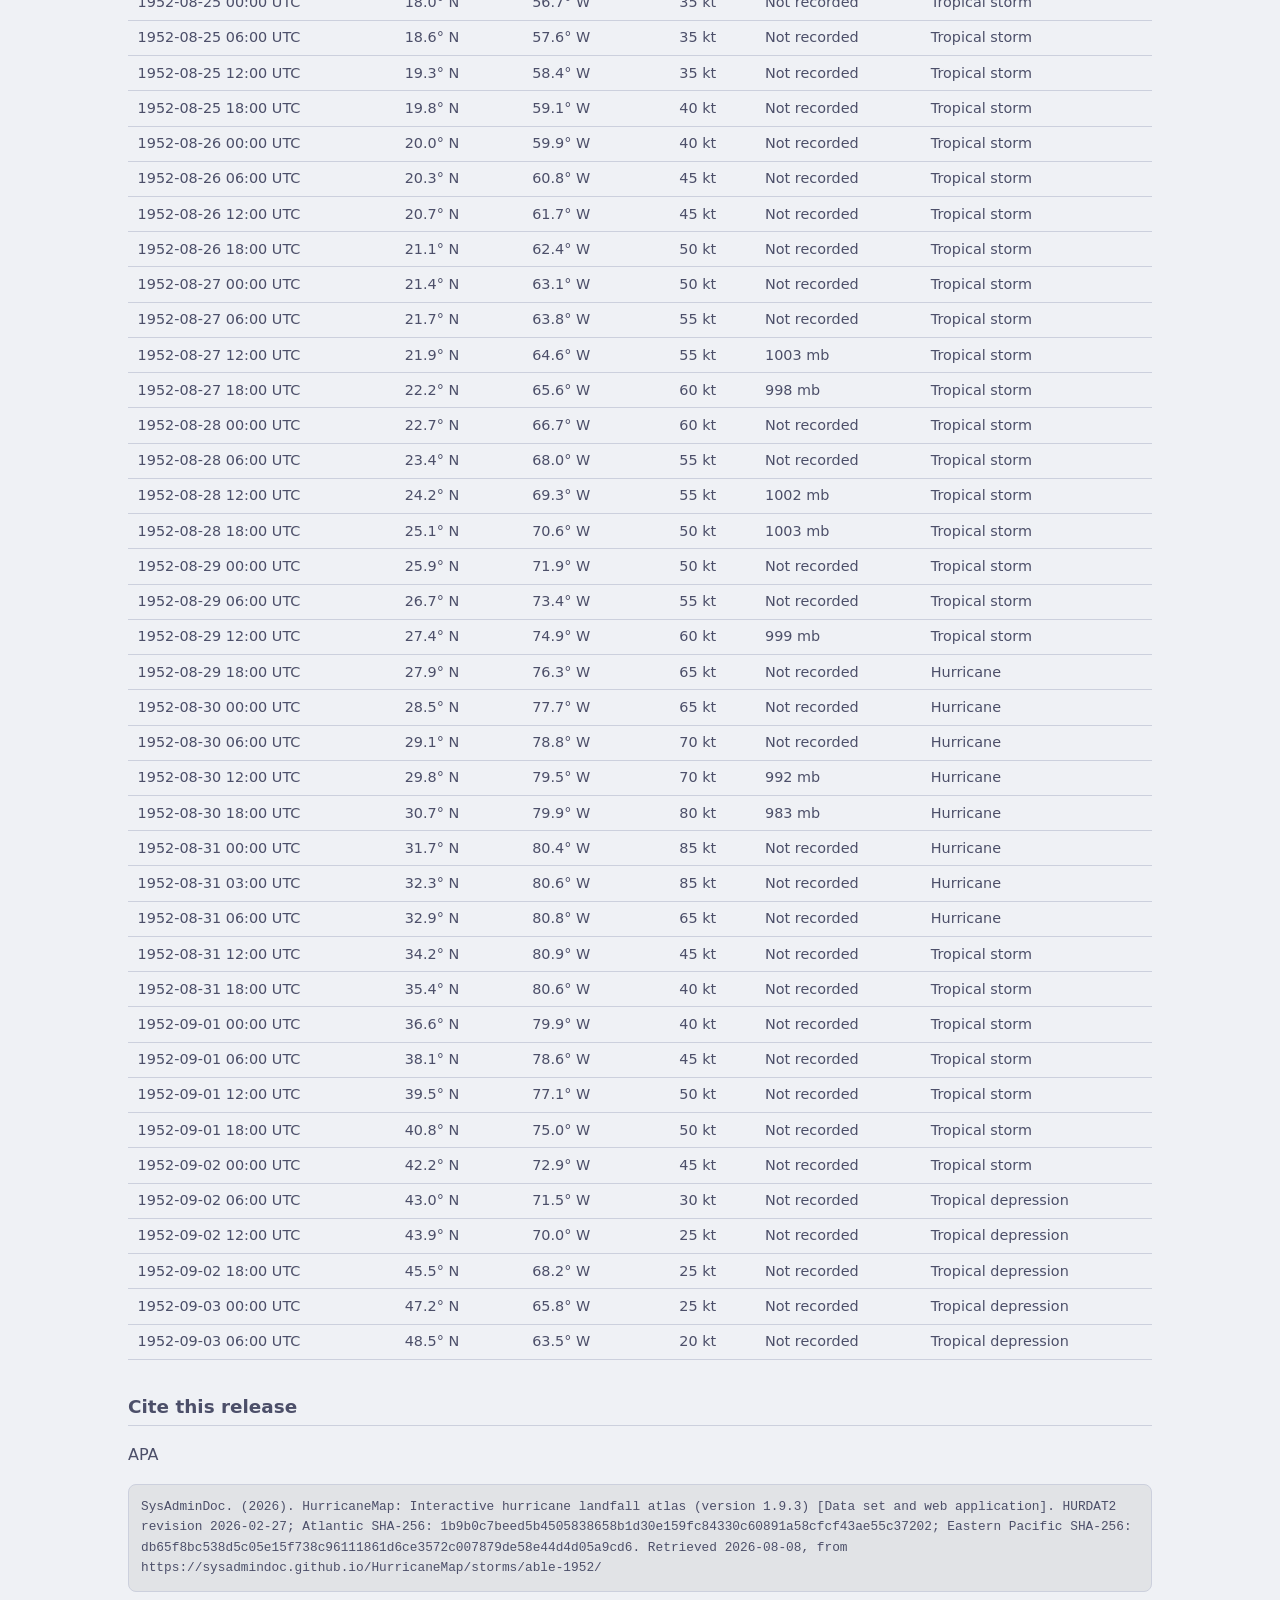
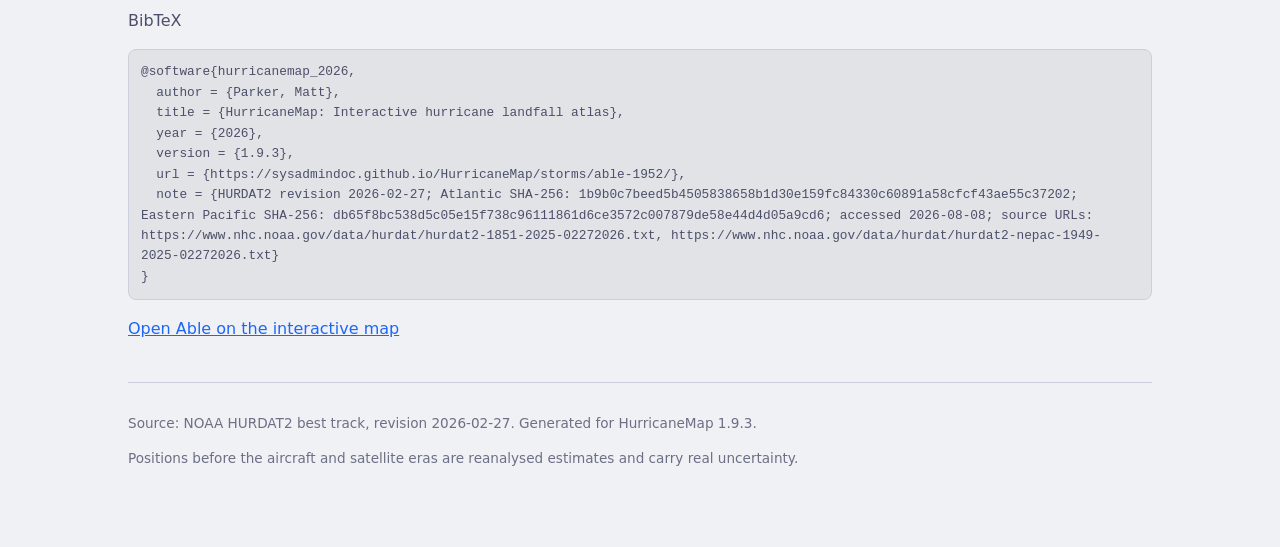
<file: public/hurricanemap/storms/able-1952/index.html>
<!doctype html>
<html lang="en">
<head>
<meta charset="utf-8">
<meta name="viewport" content="width=device-width, initial-scale=1, viewport-fit=cover">
<title>Hurricane Able (1952) landfalls and track | HurricaneMap</title>
<meta name="description" content="Able made one recorded U.S. landfall in South Carolina during 1952, reaching 85 kt at its peak.">
<link rel="canonical" href="https://sysadmindoc.github.io/HurricaneMap/storms/able-1952/">
<meta property="og:type" content="article">
<meta property="og:title" content="Hurricane Able (1952) landfalls and track">
<meta property="og:description" content="Able made one recorded U.S. landfall in South Carolina during 1952, reaching 85 kt at its peak.">
<meta property="og:url" content="https://sysadmindoc.github.io/HurricaneMap/storms/able-1952/">
<meta property="og:image" content="https://sysadmindoc.github.io/HurricaneMap/example.png">
<meta name="twitter:card" content="summary_large_image">
<script type="application/ld+json">{"@context":"https://schema.org","@graph":[{"@type":"Dataset","name":"Hurricane Able (1952) best track","description":"Able made one recorded U.S. landfall in South Carolina during 1952, reaching 85 kt at its peak.","url":"https://sysadmindoc.github.io/HurricaneMap/storms/able-1952/","identifier":"AL021952","temporalCoverage":"1952-08-18T06:00:00Z/1952-09-03T06:00:00Z","creator":{"@type":"Organization","name":"NOAA National Hurricane Center"},"isBasedOn":"https://www.nhc.noaa.gov/data/#hurdat","license":"https://github.com/SysAdminDoc/HurricaneMap/blob/main/LICENSE.md","variableMeasured":["Latitude","Longitude","Maximum sustained wind","Minimum central pressure","System status"],"version":"1.9.3"},{"@type":"Article","headline":"Hurricane Able (1952) landfalls and track","description":"Able made one recorded U.S. landfall in South Carolina during 1952, reaching 85 kt at its peak.","url":"https://sysadmindoc.github.io/HurricaneMap/storms/able-1952/","datePublished":"2026-02-27","isPartOf":{"@type":"WebSite","name":"HurricaneMap","url":"https://sysadmindoc.github.io/HurricaneMap/"}}]}</script>
<style>:root{color-scheme:dark light;--bg:#11111b;--fg:#cdd6f4;--muted:#a6adc8;--line:#313244;--link:#89b4fa}
@media(prefers-color-scheme:light){:root{--bg:#eff1f5;--fg:#4c4f69;--muted:#6c6f85;--line:#ccd0dd;--link:#1e66f5}}
*{box-sizing:border-box}
body{margin:0;padding:0 1rem 4rem;background:var(--bg);color:var(--fg);font:16px/1.6 system-ui,-apple-system,Segoe UI,Roboto,sans-serif}
main,header{max-width:64rem;margin:0 auto}
header{padding:1rem 0;border-bottom:1px solid var(--line)}
a{color:var(--link)}
h1{font-size:1.6rem;line-height:1.25;margin:1.5rem 0 .5rem}
h2{font-size:1.15rem;margin:2rem 0 .5rem;border-bottom:1px solid var(--line);padding-bottom:.25rem}
dl.facts{display:grid;grid-template-columns:repeat(auto-fit,minmax(11rem,1fr));gap:.75rem 1rem;margin:1rem 0}
dl.facts div{border:1px solid var(--line);border-radius:.5rem;padding:.5rem .75rem}
dl.facts dt{font-size:.75rem;text-transform:uppercase;letter-spacing:.04em;color:var(--muted)}
dl.facts dd{margin:.15rem 0 0;font-weight:600}
.table-scroll{overflow-x:auto}
table{border-collapse:collapse;width:100%;font-size:.9rem}
caption{text-align:left;color:var(--muted);font-size:.8rem;padding-bottom:.4rem}
th,td{text-align:left;padding:.35rem .6rem;border-bottom:1px solid var(--line);white-space:nowrap}
th{font-size:.75rem;text-transform:uppercase;letter-spacing:.03em;color:var(--muted)}
pre{overflow-x:auto;background:rgba(127,127,127,.12);border:1px solid var(--line);border-radius:.5rem;padding:.75rem;font-size:.8rem;white-space:pre-wrap;word-break:break-word}
footer{max-width:64rem;margin:2.5rem auto 0;padding-top:1rem;border-top:1px solid var(--line);color:var(--muted);font-size:.85rem}
ul.storm-index{columns:3 14rem;list-style:none;padding:0}
ul.storm-index li{break-inside:avoid;padding:.1rem 0}</style>
</head>
<body>
<header><a href="../../">HurricaneMap</a> <span aria-hidden="true">·</span> <a href="../">All storms</a></header>
<main>
  <h1>Hurricane Able (1952) landfalls and track</h1>
  <p>Able made one recorded U.S. landfall in South Carolina during 1952, reaching 85 kt at its peak.</p>
  <dl class="facts">
    <div><dt>Season</dt><dd>1952</dd></div>
    <div><dt>Basin</dt><dd>Atlantic</dd></div>
    <div><dt>Peak wind</dt><dd>85 kt</dd></div>
    <div><dt>Minimum pressure</dt><dd>983 mb</dd></div>
    <div><dt>Strongest U.S. landfall</dt><dd>Category 2</dd></div>
    <div><dt>U.S. landfalls</dt><dd>1</dd></div>
    <div><dt>HURDAT2 identifier</dt><dd>AL021952</dd></div>
    <div><dt>Track observations</dt><dd>66</dd></div>
  </dl>

  <h2>U.S. landfalls</h2>
  <div class="table-scroll">
    <table>
      <caption>U.S. landfalls recorded for this storm</caption>
      <thead>
        <tr><th scope="col">Time (UTC)</th><th scope="col">State</th><th scope="col">Category</th><th scope="col">Wind</th><th scope="col">Pressure</th><th scope="col">Source</th></tr>
      </thead>
      <tbody>
      <tr>
        <td>1952-08-31 03:00 UTC</td>
        <td>South Carolina</td>
        <td>Category 2</td>
        <td>85 kt</td>
        <td>Not recorded</td>
        <td>Marked in HURDAT2</td>
      </tr>
      </tbody>
    </table>
  </div>

  <h2>Track</h2>
  <div class="table-scroll">
    <table>
      <caption>Six-hourly best-track positions, 66 observations</caption>
      <thead>
        <tr><th scope="col">Time (UTC)</th><th scope="col">Latitude</th><th scope="col">Longitude</th><th scope="col">Wind</th><th scope="col">Pressure</th><th scope="col">Status</th></tr>
      </thead>
      <tbody>
      <tr>
        <td>1952-08-18 06:00 UTC</td>
        <td>14.6° N</td>
        <td>19.0° W</td>
        <td>25 kt</td>
        <td>Not recorded</td>
        <td>Tropical depression</td>
      </tr>
      <tr>
        <td>1952-08-18 12:00 UTC</td>
        <td>14.4° N</td>
        <td>19.6° W</td>
        <td>25 kt</td>
        <td>Not recorded</td>
        <td>Tropical depression</td>
      </tr>
      <tr>
        <td>1952-08-18 18:00 UTC</td>
        <td>14.3° N</td>
        <td>20.5° W</td>
        <td>25 kt</td>
        <td>Not recorded</td>
        <td>Tropical depression</td>
      </tr>
      <tr>
        <td>1952-08-19 00:00 UTC</td>
        <td>14.1° N</td>
        <td>21.5° W</td>
        <td>25 kt</td>
        <td>Not recorded</td>
        <td>Tropical depression</td>
      </tr>
      <tr>
        <td>1952-08-19 06:00 UTC</td>
        <td>13.9° N</td>
        <td>22.6° W</td>
        <td>25 kt</td>
        <td>Not recorded</td>
        <td>Tropical depression</td>
      </tr>
      <tr>
        <td>1952-08-19 12:00 UTC</td>
        <td>13.7° N</td>
        <td>23.7° W</td>
        <td>25 kt</td>
        <td>Not recorded</td>
        <td>Tropical depression</td>
      </tr>
      <tr>
        <td>1952-08-19 18:00 UTC</td>
        <td>13.4° N</td>
        <td>25.1° W</td>
        <td>25 kt</td>
        <td>Not recorded</td>
        <td>Tropical depression</td>
      </tr>
      <tr>
        <td>1952-08-20 00:00 UTC</td>
        <td>13.2° N</td>
        <td>26.6° W</td>
        <td>25 kt</td>
        <td>Not recorded</td>
        <td>Tropical depression</td>
      </tr>
      <tr>
        <td>1952-08-20 06:00 UTC</td>
        <td>13.0° N</td>
        <td>28.2° W</td>
        <td>25 kt</td>
        <td>Not recorded</td>
        <td>Tropical depression</td>
      </tr>
      <tr>
        <td>1952-08-20 12:00 UTC</td>
        <td>12.8° N</td>
        <td>29.8° W</td>
        <td>25 kt</td>
        <td>Not recorded</td>
        <td>Tropical depression</td>
      </tr>
      <tr>
        <td>1952-08-20 18:00 UTC</td>
        <td>12.6° N</td>
        <td>31.4° W</td>
        <td>25 kt</td>
        <td>Not recorded</td>
        <td>Tropical depression</td>
      </tr>
      <tr>
        <td>1952-08-21 00:00 UTC</td>
        <td>12.4° N</td>
        <td>33.1° W</td>
        <td>25 kt</td>
        <td>Not recorded</td>
        <td>Tropical depression</td>
      </tr>
      <tr>
        <td>1952-08-21 06:00 UTC</td>
        <td>12.3° N</td>
        <td>34.8° W</td>
        <td>25 kt</td>
        <td>Not recorded</td>
        <td>Tropical depression</td>
      </tr>
      <tr>
        <td>1952-08-21 12:00 UTC</td>
        <td>12.3° N</td>
        <td>36.6° W</td>
        <td>25 kt</td>
        <td>Not recorded</td>
        <td>Tropical depression</td>
      </tr>
      <tr>
        <td>1952-08-21 18:00 UTC</td>
        <td>12.3° N</td>
        <td>38.4° W</td>
        <td>25 kt</td>
        <td>Not recorded</td>
        <td>Tropical depression</td>
      </tr>
      <tr>
        <td>1952-08-22 00:00 UTC</td>
        <td>12.3° N</td>
        <td>40.1° W</td>
        <td>25 kt</td>
        <td>Not recorded</td>
        <td>Tropical depression</td>
      </tr>
      <tr>
        <td>1952-08-22 06:00 UTC</td>
        <td>12.6° N</td>
        <td>41.8° W</td>
        <td>25 kt</td>
        <td>Not recorded</td>
        <td>Tropical depression</td>
      </tr>
      <tr>
        <td>1952-08-22 12:00 UTC</td>
        <td>13.0° N</td>
        <td>43.4° W</td>
        <td>25 kt</td>
        <td>Not recorded</td>
        <td>Tropical depression</td>
      </tr>
      <tr>
        <td>1952-08-22 18:00 UTC</td>
        <td>13.5° N</td>
        <td>45.0° W</td>
        <td>25 kt</td>
        <td>Not recorded</td>
        <td>Tropical depression</td>
      </tr>
      <tr>
        <td>1952-08-23 00:00 UTC</td>
        <td>14.0° N</td>
        <td>46.6° W</td>
        <td>25 kt</td>
        <td>Not recorded</td>
        <td>Tropical depression</td>
      </tr>
      <tr>
        <td>1952-08-23 06:00 UTC</td>
        <td>14.5° N</td>
        <td>48.2° W</td>
        <td>25 kt</td>
        <td>Not recorded</td>
        <td>Tropical depression</td>
      </tr>
      <tr>
        <td>1952-08-23 12:00 UTC</td>
        <td>15.0° N</td>
        <td>49.8° W</td>
        <td>25 kt</td>
        <td>Not recorded</td>
        <td>Tropical depression</td>
      </tr>
      <tr>
        <td>1952-08-23 18:00 UTC</td>
        <td>15.5° N</td>
        <td>51.2° W</td>
        <td>25 kt</td>
        <td>Not recorded</td>
        <td>Tropical depression</td>
      </tr>
      <tr>
        <td>1952-08-24 00:00 UTC</td>
        <td>16.0° N</td>
        <td>52.4° W</td>
        <td>25 kt</td>
        <td>Not recorded</td>
        <td>Tropical depression</td>
      </tr>
      <tr>
        <td>1952-08-24 06:00 UTC</td>
        <td>16.5° N</td>
        <td>53.6° W</td>
        <td>25 kt</td>
        <td>Not recorded</td>
        <td>Tropical depression</td>
      </tr>
      <tr>
        <td>1952-08-24 12:00 UTC</td>
        <td>17.0° N</td>
        <td>54.8° W</td>
        <td>30 kt</td>
        <td>Not recorded</td>
        <td>Tropical depression</td>
      </tr>
      <tr>
        <td>1952-08-24 18:00 UTC</td>
        <td>17.5° N</td>
        <td>55.8° W</td>
        <td>35 kt</td>
        <td>Not recorded</td>
        <td>Tropical storm</td>
      </tr>
      <tr>
        <td>1952-08-25 00:00 UTC</td>
        <td>18.0° N</td>
        <td>56.7° W</td>
        <td>35 kt</td>
        <td>Not recorded</td>
        <td>Tropical storm</td>
      </tr>
      <tr>
        <td>1952-08-25 06:00 UTC</td>
        <td>18.6° N</td>
        <td>57.6° W</td>
        <td>35 kt</td>
        <td>Not recorded</td>
        <td>Tropical storm</td>
      </tr>
      <tr>
        <td>1952-08-25 12:00 UTC</td>
        <td>19.3° N</td>
        <td>58.4° W</td>
        <td>35 kt</td>
        <td>Not recorded</td>
        <td>Tropical storm</td>
      </tr>
      <tr>
        <td>1952-08-25 18:00 UTC</td>
        <td>19.8° N</td>
        <td>59.1° W</td>
        <td>40 kt</td>
        <td>Not recorded</td>
        <td>Tropical storm</td>
      </tr>
      <tr>
        <td>1952-08-26 00:00 UTC</td>
        <td>20.0° N</td>
        <td>59.9° W</td>
        <td>40 kt</td>
        <td>Not recorded</td>
        <td>Tropical storm</td>
      </tr>
      <tr>
        <td>1952-08-26 06:00 UTC</td>
        <td>20.3° N</td>
        <td>60.8° W</td>
        <td>45 kt</td>
        <td>Not recorded</td>
        <td>Tropical storm</td>
      </tr>
      <tr>
        <td>1952-08-26 12:00 UTC</td>
        <td>20.7° N</td>
        <td>61.7° W</td>
        <td>45 kt</td>
        <td>Not recorded</td>
        <td>Tropical storm</td>
      </tr>
      <tr>
        <td>1952-08-26 18:00 UTC</td>
        <td>21.1° N</td>
        <td>62.4° W</td>
        <td>50 kt</td>
        <td>Not recorded</td>
        <td>Tropical storm</td>
      </tr>
      <tr>
        <td>1952-08-27 00:00 UTC</td>
        <td>21.4° N</td>
        <td>63.1° W</td>
        <td>50 kt</td>
        <td>Not recorded</td>
        <td>Tropical storm</td>
      </tr>
      <tr>
        <td>1952-08-27 06:00 UTC</td>
        <td>21.7° N</td>
        <td>63.8° W</td>
        <td>55 kt</td>
        <td>Not recorded</td>
        <td>Tropical storm</td>
      </tr>
      <tr>
        <td>1952-08-27 12:00 UTC</td>
        <td>21.9° N</td>
        <td>64.6° W</td>
        <td>55 kt</td>
        <td>1003 mb</td>
        <td>Tropical storm</td>
      </tr>
      <tr>
        <td>1952-08-27 18:00 UTC</td>
        <td>22.2° N</td>
        <td>65.6° W</td>
        <td>60 kt</td>
        <td>998 mb</td>
        <td>Tropical storm</td>
      </tr>
      <tr>
        <td>1952-08-28 00:00 UTC</td>
        <td>22.7° N</td>
        <td>66.7° W</td>
        <td>60 kt</td>
        <td>Not recorded</td>
        <td>Tropical storm</td>
      </tr>
      <tr>
        <td>1952-08-28 06:00 UTC</td>
        <td>23.4° N</td>
        <td>68.0° W</td>
        <td>55 kt</td>
        <td>Not recorded</td>
        <td>Tropical storm</td>
      </tr>
      <tr>
        <td>1952-08-28 12:00 UTC</td>
        <td>24.2° N</td>
        <td>69.3° W</td>
        <td>55 kt</td>
        <td>1002 mb</td>
        <td>Tropical storm</td>
      </tr>
      <tr>
        <td>1952-08-28 18:00 UTC</td>
        <td>25.1° N</td>
        <td>70.6° W</td>
        <td>50 kt</td>
        <td>1003 mb</td>
        <td>Tropical storm</td>
      </tr>
      <tr>
        <td>1952-08-29 00:00 UTC</td>
        <td>25.9° N</td>
        <td>71.9° W</td>
        <td>50 kt</td>
        <td>Not recorded</td>
        <td>Tropical storm</td>
      </tr>
      <tr>
        <td>1952-08-29 06:00 UTC</td>
        <td>26.7° N</td>
        <td>73.4° W</td>
        <td>55 kt</td>
        <td>Not recorded</td>
        <td>Tropical storm</td>
      </tr>
      <tr>
        <td>1952-08-29 12:00 UTC</td>
        <td>27.4° N</td>
        <td>74.9° W</td>
        <td>60 kt</td>
        <td>999 mb</td>
        <td>Tropical storm</td>
      </tr>
      <tr>
        <td>1952-08-29 18:00 UTC</td>
        <td>27.9° N</td>
        <td>76.3° W</td>
        <td>65 kt</td>
        <td>Not recorded</td>
        <td>Hurricane</td>
      </tr>
      <tr>
        <td>1952-08-30 00:00 UTC</td>
        <td>28.5° N</td>
        <td>77.7° W</td>
        <td>65 kt</td>
        <td>Not recorded</td>
        <td>Hurricane</td>
      </tr>
      <tr>
        <td>1952-08-30 06:00 UTC</td>
        <td>29.1° N</td>
        <td>78.8° W</td>
        <td>70 kt</td>
        <td>Not recorded</td>
        <td>Hurricane</td>
      </tr>
      <tr>
        <td>1952-08-30 12:00 UTC</td>
        <td>29.8° N</td>
        <td>79.5° W</td>
        <td>70 kt</td>
        <td>992 mb</td>
        <td>Hurricane</td>
      </tr>
      <tr>
        <td>1952-08-30 18:00 UTC</td>
        <td>30.7° N</td>
        <td>79.9° W</td>
        <td>80 kt</td>
        <td>983 mb</td>
        <td>Hurricane</td>
      </tr>
      <tr>
        <td>1952-08-31 00:00 UTC</td>
        <td>31.7° N</td>
        <td>80.4° W</td>
        <td>85 kt</td>
        <td>Not recorded</td>
        <td>Hurricane</td>
      </tr>
      <tr>
        <td>1952-08-31 03:00 UTC</td>
        <td>32.3° N</td>
        <td>80.6° W</td>
        <td>85 kt</td>
        <td>Not recorded</td>
        <td>Hurricane</td>
      </tr>
      <tr>
        <td>1952-08-31 06:00 UTC</td>
        <td>32.9° N</td>
        <td>80.8° W</td>
        <td>65 kt</td>
        <td>Not recorded</td>
        <td>Hurricane</td>
      </tr>
      <tr>
        <td>1952-08-31 12:00 UTC</td>
        <td>34.2° N</td>
        <td>80.9° W</td>
        <td>45 kt</td>
        <td>Not recorded</td>
        <td>Tropical storm</td>
      </tr>
      <tr>
        <td>1952-08-31 18:00 UTC</td>
        <td>35.4° N</td>
        <td>80.6° W</td>
        <td>40 kt</td>
        <td>Not recorded</td>
        <td>Tropical storm</td>
      </tr>
      <tr>
        <td>1952-09-01 00:00 UTC</td>
        <td>36.6° N</td>
        <td>79.9° W</td>
        <td>40 kt</td>
        <td>Not recorded</td>
        <td>Tropical storm</td>
      </tr>
      <tr>
        <td>1952-09-01 06:00 UTC</td>
        <td>38.1° N</td>
        <td>78.6° W</td>
        <td>45 kt</td>
        <td>Not recorded</td>
        <td>Tropical storm</td>
      </tr>
      <tr>
        <td>1952-09-01 12:00 UTC</td>
        <td>39.5° N</td>
        <td>77.1° W</td>
        <td>50 kt</td>
        <td>Not recorded</td>
        <td>Tropical storm</td>
      </tr>
      <tr>
        <td>1952-09-01 18:00 UTC</td>
        <td>40.8° N</td>
        <td>75.0° W</td>
        <td>50 kt</td>
        <td>Not recorded</td>
        <td>Tropical storm</td>
      </tr>
      <tr>
        <td>1952-09-02 00:00 UTC</td>
        <td>42.2° N</td>
        <td>72.9° W</td>
        <td>45 kt</td>
        <td>Not recorded</td>
        <td>Tropical storm</td>
      </tr>
      <tr>
        <td>1952-09-02 06:00 UTC</td>
        <td>43.0° N</td>
        <td>71.5° W</td>
        <td>30 kt</td>
        <td>Not recorded</td>
        <td>Tropical depression</td>
      </tr>
      <tr>
        <td>1952-09-02 12:00 UTC</td>
        <td>43.9° N</td>
        <td>70.0° W</td>
        <td>25 kt</td>
        <td>Not recorded</td>
        <td>Tropical depression</td>
      </tr>
      <tr>
        <td>1952-09-02 18:00 UTC</td>
        <td>45.5° N</td>
        <td>68.2° W</td>
        <td>25 kt</td>
        <td>Not recorded</td>
        <td>Tropical depression</td>
      </tr>
      <tr>
        <td>1952-09-03 00:00 UTC</td>
        <td>47.2° N</td>
        <td>65.8° W</td>
        <td>25 kt</td>
        <td>Not recorded</td>
        <td>Tropical depression</td>
      </tr>
      <tr>
        <td>1952-09-03 06:00 UTC</td>
        <td>48.5° N</td>
        <td>63.5° W</td>
        <td>20 kt</td>
        <td>Not recorded</td>
        <td>Tropical depression</td>
      </tr>
      </tbody>
    </table>
  </div>

  <h2>Cite this release</h2>
  <p>APA</p>
  <pre>SysAdminDoc. (2026). HurricaneMap: Interactive hurricane landfall atlas (version 1.9.3) [Data set and web application]. HURDAT2 revision 2026-02-27; Atlantic SHA-256: 1b9b0c7beed5b4505838658b1d30e159fc84330c60891a58cfcf43ae55c37202; Eastern Pacific SHA-256: db65f8bc538d5c05e15f738c96111861d6ce3572c007879de58e44d4d05a9cd6. Retrieved 2026-08-08, from https://sysadmindoc.github.io/HurricaneMap/storms/able-1952/</pre>
  <p>BibTeX</p>
  <pre>@software{hurricanemap_2026,
  author = {Parker, Matt},
  title = {HurricaneMap: Interactive hurricane landfall atlas},
  year = {2026},
  version = {1.9.3},
  url = {https://sysadmindoc.github.io/HurricaneMap/storms/able-1952/},
  note = {HURDAT2 revision 2026-02-27; Atlantic SHA-256: 1b9b0c7beed5b4505838658b1d30e159fc84330c60891a58cfcf43ae55c37202; Eastern Pacific SHA-256: db65f8bc538d5c05e15f738c96111861d6ce3572c007879de58e44d4d05a9cd6; accessed 2026-08-08; source URLs: https://www.nhc.noaa.gov/data/hurdat/hurdat2-1851-2025-02272026.txt, https://www.nhc.noaa.gov/data/hurdat/hurdat2-nepac-1949-2025-02272026.txt}
}</pre>

  <p><a href="../../#v=1&amp;storm=AL021952">Open Able on the interactive map</a></p>
</main>
<footer>
  <p>Source: NOAA HURDAT2 best track, revision 2026-02-27. Generated for HurricaneMap 1.9.3.</p>
  <p>Positions before the aircraft and satellite eras are reanalysed estimates and carry real uncertainty.</p>
</footer>
</body>
</html>
</file>
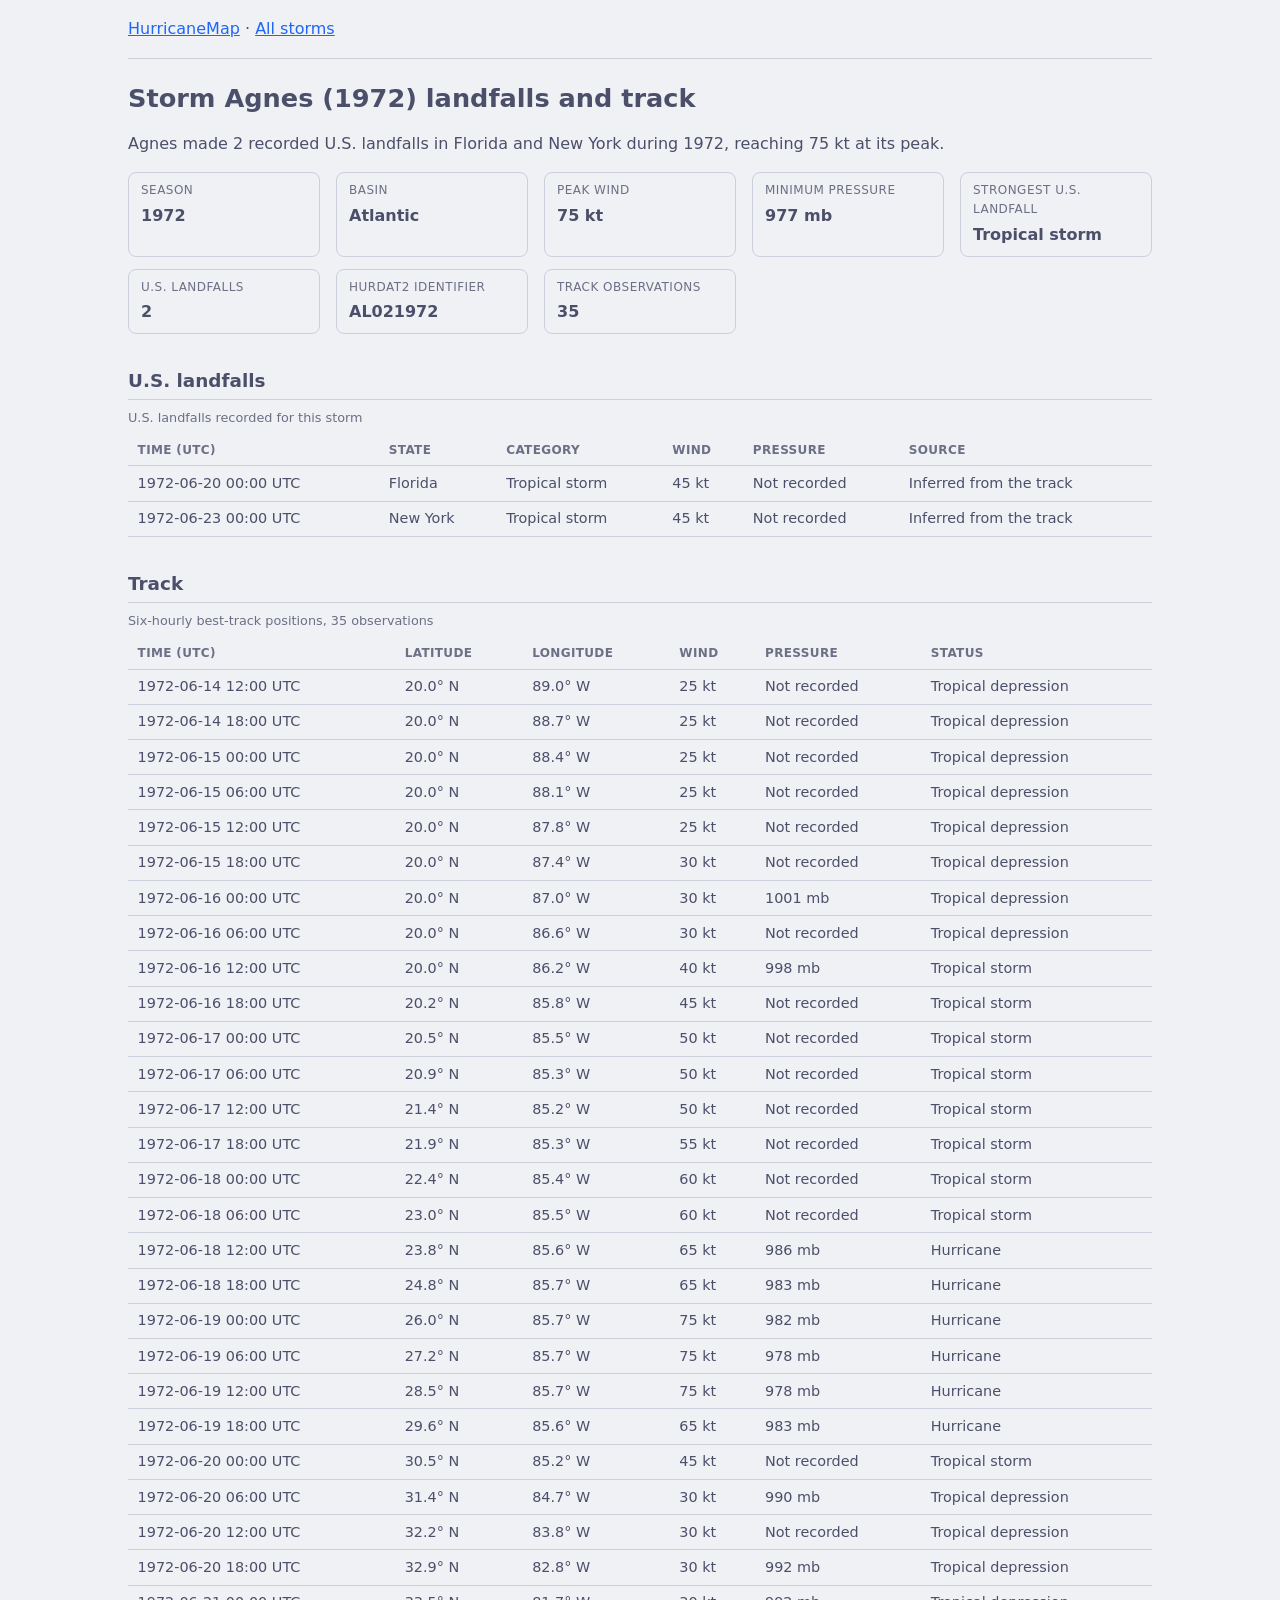
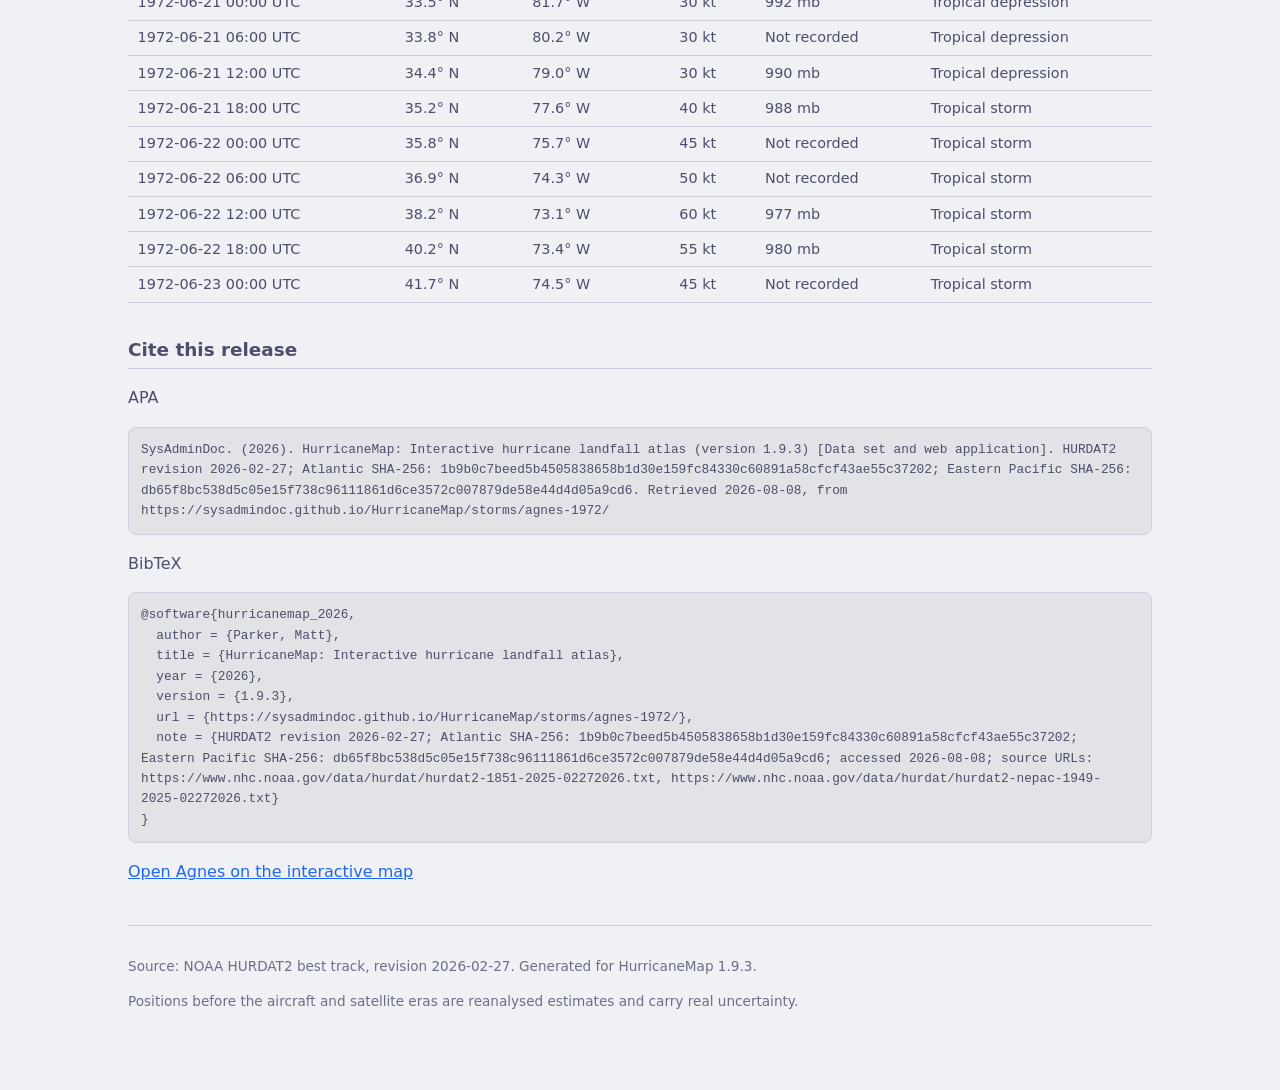
<file: public/hurricanemap/storms/agnes-1972/index.html>
<!doctype html>
<html lang="en">
<head>
<meta charset="utf-8">
<meta name="viewport" content="width=device-width, initial-scale=1, viewport-fit=cover">
<title>Storm Agnes (1972) landfalls and track | HurricaneMap</title>
<meta name="description" content="Agnes made 2 recorded U.S. landfalls in Florida and New York during 1972, reaching 75 kt at its peak.">
<link rel="canonical" href="https://sysadmindoc.github.io/HurricaneMap/storms/agnes-1972/">
<meta property="og:type" content="article">
<meta property="og:title" content="Storm Agnes (1972) landfalls and track">
<meta property="og:description" content="Agnes made 2 recorded U.S. landfalls in Florida and New York during 1972, reaching 75 kt at its peak.">
<meta property="og:url" content="https://sysadmindoc.github.io/HurricaneMap/storms/agnes-1972/">
<meta property="og:image" content="https://sysadmindoc.github.io/HurricaneMap/example.png">
<meta name="twitter:card" content="summary_large_image">
<script type="application/ld+json">{"@context":"https://schema.org","@graph":[{"@type":"Dataset","name":"Storm Agnes (1972) best track","description":"Agnes made 2 recorded U.S. landfalls in Florida and New York during 1972, reaching 75 kt at its peak.","url":"https://sysadmindoc.github.io/HurricaneMap/storms/agnes-1972/","identifier":"AL021972","temporalCoverage":"1972-06-14T12:00:00Z/1972-06-23T00:00:00Z","creator":{"@type":"Organization","name":"NOAA National Hurricane Center"},"isBasedOn":"https://www.nhc.noaa.gov/data/#hurdat","license":"https://github.com/SysAdminDoc/HurricaneMap/blob/main/LICENSE.md","variableMeasured":["Latitude","Longitude","Maximum sustained wind","Minimum central pressure","System status"],"version":"1.9.3"},{"@type":"Article","headline":"Storm Agnes (1972) landfalls and track","description":"Agnes made 2 recorded U.S. landfalls in Florida and New York during 1972, reaching 75 kt at its peak.","url":"https://sysadmindoc.github.io/HurricaneMap/storms/agnes-1972/","datePublished":"2026-02-27","isPartOf":{"@type":"WebSite","name":"HurricaneMap","url":"https://sysadmindoc.github.io/HurricaneMap/"}}]}</script>
<style>:root{color-scheme:dark light;--bg:#11111b;--fg:#cdd6f4;--muted:#a6adc8;--line:#313244;--link:#89b4fa}
@media(prefers-color-scheme:light){:root{--bg:#eff1f5;--fg:#4c4f69;--muted:#6c6f85;--line:#ccd0dd;--link:#1e66f5}}
*{box-sizing:border-box}
body{margin:0;padding:0 1rem 4rem;background:var(--bg);color:var(--fg);font:16px/1.6 system-ui,-apple-system,Segoe UI,Roboto,sans-serif}
main,header{max-width:64rem;margin:0 auto}
header{padding:1rem 0;border-bottom:1px solid var(--line)}
a{color:var(--link)}
h1{font-size:1.6rem;line-height:1.25;margin:1.5rem 0 .5rem}
h2{font-size:1.15rem;margin:2rem 0 .5rem;border-bottom:1px solid var(--line);padding-bottom:.25rem}
dl.facts{display:grid;grid-template-columns:repeat(auto-fit,minmax(11rem,1fr));gap:.75rem 1rem;margin:1rem 0}
dl.facts div{border:1px solid var(--line);border-radius:.5rem;padding:.5rem .75rem}
dl.facts dt{font-size:.75rem;text-transform:uppercase;letter-spacing:.04em;color:var(--muted)}
dl.facts dd{margin:.15rem 0 0;font-weight:600}
.table-scroll{overflow-x:auto}
table{border-collapse:collapse;width:100%;font-size:.9rem}
caption{text-align:left;color:var(--muted);font-size:.8rem;padding-bottom:.4rem}
th,td{text-align:left;padding:.35rem .6rem;border-bottom:1px solid var(--line);white-space:nowrap}
th{font-size:.75rem;text-transform:uppercase;letter-spacing:.03em;color:var(--muted)}
pre{overflow-x:auto;background:rgba(127,127,127,.12);border:1px solid var(--line);border-radius:.5rem;padding:.75rem;font-size:.8rem;white-space:pre-wrap;word-break:break-word}
footer{max-width:64rem;margin:2.5rem auto 0;padding-top:1rem;border-top:1px solid var(--line);color:var(--muted);font-size:.85rem}
ul.storm-index{columns:3 14rem;list-style:none;padding:0}
ul.storm-index li{break-inside:avoid;padding:.1rem 0}</style>
</head>
<body>
<header><a href="../../">HurricaneMap</a> <span aria-hidden="true">·</span> <a href="../">All storms</a></header>
<main>
  <h1>Storm Agnes (1972) landfalls and track</h1>
  <p>Agnes made 2 recorded U.S. landfalls in Florida and New York during 1972, reaching 75 kt at its peak.</p>
  <dl class="facts">
    <div><dt>Season</dt><dd>1972</dd></div>
    <div><dt>Basin</dt><dd>Atlantic</dd></div>
    <div><dt>Peak wind</dt><dd>75 kt</dd></div>
    <div><dt>Minimum pressure</dt><dd>977 mb</dd></div>
    <div><dt>Strongest U.S. landfall</dt><dd>Tropical storm</dd></div>
    <div><dt>U.S. landfalls</dt><dd>2</dd></div>
    <div><dt>HURDAT2 identifier</dt><dd>AL021972</dd></div>
    <div><dt>Track observations</dt><dd>35</dd></div>
  </dl>

  <h2>U.S. landfalls</h2>
  <div class="table-scroll">
    <table>
      <caption>U.S. landfalls recorded for this storm</caption>
      <thead>
        <tr><th scope="col">Time (UTC)</th><th scope="col">State</th><th scope="col">Category</th><th scope="col">Wind</th><th scope="col">Pressure</th><th scope="col">Source</th></tr>
      </thead>
      <tbody>
      <tr>
        <td>1972-06-20 00:00 UTC</td>
        <td>Florida</td>
        <td>Tropical storm</td>
        <td>45 kt</td>
        <td>Not recorded</td>
        <td>Inferred from the track</td>
      </tr>
      <tr>
        <td>1972-06-23 00:00 UTC</td>
        <td>New York</td>
        <td>Tropical storm</td>
        <td>45 kt</td>
        <td>Not recorded</td>
        <td>Inferred from the track</td>
      </tr>
      </tbody>
    </table>
  </div>

  <h2>Track</h2>
  <div class="table-scroll">
    <table>
      <caption>Six-hourly best-track positions, 35 observations</caption>
      <thead>
        <tr><th scope="col">Time (UTC)</th><th scope="col">Latitude</th><th scope="col">Longitude</th><th scope="col">Wind</th><th scope="col">Pressure</th><th scope="col">Status</th></tr>
      </thead>
      <tbody>
      <tr>
        <td>1972-06-14 12:00 UTC</td>
        <td>20.0° N</td>
        <td>89.0° W</td>
        <td>25 kt</td>
        <td>Not recorded</td>
        <td>Tropical depression</td>
      </tr>
      <tr>
        <td>1972-06-14 18:00 UTC</td>
        <td>20.0° N</td>
        <td>88.7° W</td>
        <td>25 kt</td>
        <td>Not recorded</td>
        <td>Tropical depression</td>
      </tr>
      <tr>
        <td>1972-06-15 00:00 UTC</td>
        <td>20.0° N</td>
        <td>88.4° W</td>
        <td>25 kt</td>
        <td>Not recorded</td>
        <td>Tropical depression</td>
      </tr>
      <tr>
        <td>1972-06-15 06:00 UTC</td>
        <td>20.0° N</td>
        <td>88.1° W</td>
        <td>25 kt</td>
        <td>Not recorded</td>
        <td>Tropical depression</td>
      </tr>
      <tr>
        <td>1972-06-15 12:00 UTC</td>
        <td>20.0° N</td>
        <td>87.8° W</td>
        <td>25 kt</td>
        <td>Not recorded</td>
        <td>Tropical depression</td>
      </tr>
      <tr>
        <td>1972-06-15 18:00 UTC</td>
        <td>20.0° N</td>
        <td>87.4° W</td>
        <td>30 kt</td>
        <td>Not recorded</td>
        <td>Tropical depression</td>
      </tr>
      <tr>
        <td>1972-06-16 00:00 UTC</td>
        <td>20.0° N</td>
        <td>87.0° W</td>
        <td>30 kt</td>
        <td>1001 mb</td>
        <td>Tropical depression</td>
      </tr>
      <tr>
        <td>1972-06-16 06:00 UTC</td>
        <td>20.0° N</td>
        <td>86.6° W</td>
        <td>30 kt</td>
        <td>Not recorded</td>
        <td>Tropical depression</td>
      </tr>
      <tr>
        <td>1972-06-16 12:00 UTC</td>
        <td>20.0° N</td>
        <td>86.2° W</td>
        <td>40 kt</td>
        <td>998 mb</td>
        <td>Tropical storm</td>
      </tr>
      <tr>
        <td>1972-06-16 18:00 UTC</td>
        <td>20.2° N</td>
        <td>85.8° W</td>
        <td>45 kt</td>
        <td>Not recorded</td>
        <td>Tropical storm</td>
      </tr>
      <tr>
        <td>1972-06-17 00:00 UTC</td>
        <td>20.5° N</td>
        <td>85.5° W</td>
        <td>50 kt</td>
        <td>Not recorded</td>
        <td>Tropical storm</td>
      </tr>
      <tr>
        <td>1972-06-17 06:00 UTC</td>
        <td>20.9° N</td>
        <td>85.3° W</td>
        <td>50 kt</td>
        <td>Not recorded</td>
        <td>Tropical storm</td>
      </tr>
      <tr>
        <td>1972-06-17 12:00 UTC</td>
        <td>21.4° N</td>
        <td>85.2° W</td>
        <td>50 kt</td>
        <td>Not recorded</td>
        <td>Tropical storm</td>
      </tr>
      <tr>
        <td>1972-06-17 18:00 UTC</td>
        <td>21.9° N</td>
        <td>85.3° W</td>
        <td>55 kt</td>
        <td>Not recorded</td>
        <td>Tropical storm</td>
      </tr>
      <tr>
        <td>1972-06-18 00:00 UTC</td>
        <td>22.4° N</td>
        <td>85.4° W</td>
        <td>60 kt</td>
        <td>Not recorded</td>
        <td>Tropical storm</td>
      </tr>
      <tr>
        <td>1972-06-18 06:00 UTC</td>
        <td>23.0° N</td>
        <td>85.5° W</td>
        <td>60 kt</td>
        <td>Not recorded</td>
        <td>Tropical storm</td>
      </tr>
      <tr>
        <td>1972-06-18 12:00 UTC</td>
        <td>23.8° N</td>
        <td>85.6° W</td>
        <td>65 kt</td>
        <td>986 mb</td>
        <td>Hurricane</td>
      </tr>
      <tr>
        <td>1972-06-18 18:00 UTC</td>
        <td>24.8° N</td>
        <td>85.7° W</td>
        <td>65 kt</td>
        <td>983 mb</td>
        <td>Hurricane</td>
      </tr>
      <tr>
        <td>1972-06-19 00:00 UTC</td>
        <td>26.0° N</td>
        <td>85.7° W</td>
        <td>75 kt</td>
        <td>982 mb</td>
        <td>Hurricane</td>
      </tr>
      <tr>
        <td>1972-06-19 06:00 UTC</td>
        <td>27.2° N</td>
        <td>85.7° W</td>
        <td>75 kt</td>
        <td>978 mb</td>
        <td>Hurricane</td>
      </tr>
      <tr>
        <td>1972-06-19 12:00 UTC</td>
        <td>28.5° N</td>
        <td>85.7° W</td>
        <td>75 kt</td>
        <td>978 mb</td>
        <td>Hurricane</td>
      </tr>
      <tr>
        <td>1972-06-19 18:00 UTC</td>
        <td>29.6° N</td>
        <td>85.6° W</td>
        <td>65 kt</td>
        <td>983 mb</td>
        <td>Hurricane</td>
      </tr>
      <tr>
        <td>1972-06-20 00:00 UTC</td>
        <td>30.5° N</td>
        <td>85.2° W</td>
        <td>45 kt</td>
        <td>Not recorded</td>
        <td>Tropical storm</td>
      </tr>
      <tr>
        <td>1972-06-20 06:00 UTC</td>
        <td>31.4° N</td>
        <td>84.7° W</td>
        <td>30 kt</td>
        <td>990 mb</td>
        <td>Tropical depression</td>
      </tr>
      <tr>
        <td>1972-06-20 12:00 UTC</td>
        <td>32.2° N</td>
        <td>83.8° W</td>
        <td>30 kt</td>
        <td>Not recorded</td>
        <td>Tropical depression</td>
      </tr>
      <tr>
        <td>1972-06-20 18:00 UTC</td>
        <td>32.9° N</td>
        <td>82.8° W</td>
        <td>30 kt</td>
        <td>992 mb</td>
        <td>Tropical depression</td>
      </tr>
      <tr>
        <td>1972-06-21 00:00 UTC</td>
        <td>33.5° N</td>
        <td>81.7° W</td>
        <td>30 kt</td>
        <td>992 mb</td>
        <td>Tropical depression</td>
      </tr>
      <tr>
        <td>1972-06-21 06:00 UTC</td>
        <td>33.8° N</td>
        <td>80.2° W</td>
        <td>30 kt</td>
        <td>Not recorded</td>
        <td>Tropical depression</td>
      </tr>
      <tr>
        <td>1972-06-21 12:00 UTC</td>
        <td>34.4° N</td>
        <td>79.0° W</td>
        <td>30 kt</td>
        <td>990 mb</td>
        <td>Tropical depression</td>
      </tr>
      <tr>
        <td>1972-06-21 18:00 UTC</td>
        <td>35.2° N</td>
        <td>77.6° W</td>
        <td>40 kt</td>
        <td>988 mb</td>
        <td>Tropical storm</td>
      </tr>
      <tr>
        <td>1972-06-22 00:00 UTC</td>
        <td>35.8° N</td>
        <td>75.7° W</td>
        <td>45 kt</td>
        <td>Not recorded</td>
        <td>Tropical storm</td>
      </tr>
      <tr>
        <td>1972-06-22 06:00 UTC</td>
        <td>36.9° N</td>
        <td>74.3° W</td>
        <td>50 kt</td>
        <td>Not recorded</td>
        <td>Tropical storm</td>
      </tr>
      <tr>
        <td>1972-06-22 12:00 UTC</td>
        <td>38.2° N</td>
        <td>73.1° W</td>
        <td>60 kt</td>
        <td>977 mb</td>
        <td>Tropical storm</td>
      </tr>
      <tr>
        <td>1972-06-22 18:00 UTC</td>
        <td>40.2° N</td>
        <td>73.4° W</td>
        <td>55 kt</td>
        <td>980 mb</td>
        <td>Tropical storm</td>
      </tr>
      <tr>
        <td>1972-06-23 00:00 UTC</td>
        <td>41.7° N</td>
        <td>74.5° W</td>
        <td>45 kt</td>
        <td>Not recorded</td>
        <td>Tropical storm</td>
      </tr>
      </tbody>
    </table>
  </div>

  <h2>Cite this release</h2>
  <p>APA</p>
  <pre>SysAdminDoc. (2026). HurricaneMap: Interactive hurricane landfall atlas (version 1.9.3) [Data set and web application]. HURDAT2 revision 2026-02-27; Atlantic SHA-256: 1b9b0c7beed5b4505838658b1d30e159fc84330c60891a58cfcf43ae55c37202; Eastern Pacific SHA-256: db65f8bc538d5c05e15f738c96111861d6ce3572c007879de58e44d4d05a9cd6. Retrieved 2026-08-08, from https://sysadmindoc.github.io/HurricaneMap/storms/agnes-1972/</pre>
  <p>BibTeX</p>
  <pre>@software{hurricanemap_2026,
  author = {Parker, Matt},
  title = {HurricaneMap: Interactive hurricane landfall atlas},
  year = {2026},
  version = {1.9.3},
  url = {https://sysadmindoc.github.io/HurricaneMap/storms/agnes-1972/},
  note = {HURDAT2 revision 2026-02-27; Atlantic SHA-256: 1b9b0c7beed5b4505838658b1d30e159fc84330c60891a58cfcf43ae55c37202; Eastern Pacific SHA-256: db65f8bc538d5c05e15f738c96111861d6ce3572c007879de58e44d4d05a9cd6; accessed 2026-08-08; source URLs: https://www.nhc.noaa.gov/data/hurdat/hurdat2-1851-2025-02272026.txt, https://www.nhc.noaa.gov/data/hurdat/hurdat2-nepac-1949-2025-02272026.txt}
}</pre>

  <p><a href="../../#v=1&amp;storm=AL021972">Open Agnes on the interactive map</a></p>
</main>
<footer>
  <p>Source: NOAA HURDAT2 best track, revision 2026-02-27. Generated for HurricaneMap 1.9.3.</p>
  <p>Positions before the aircraft and satellite eras are reanalysed estimates and carry real uncertainty.</p>
</footer>
</body>
</html>
</file>
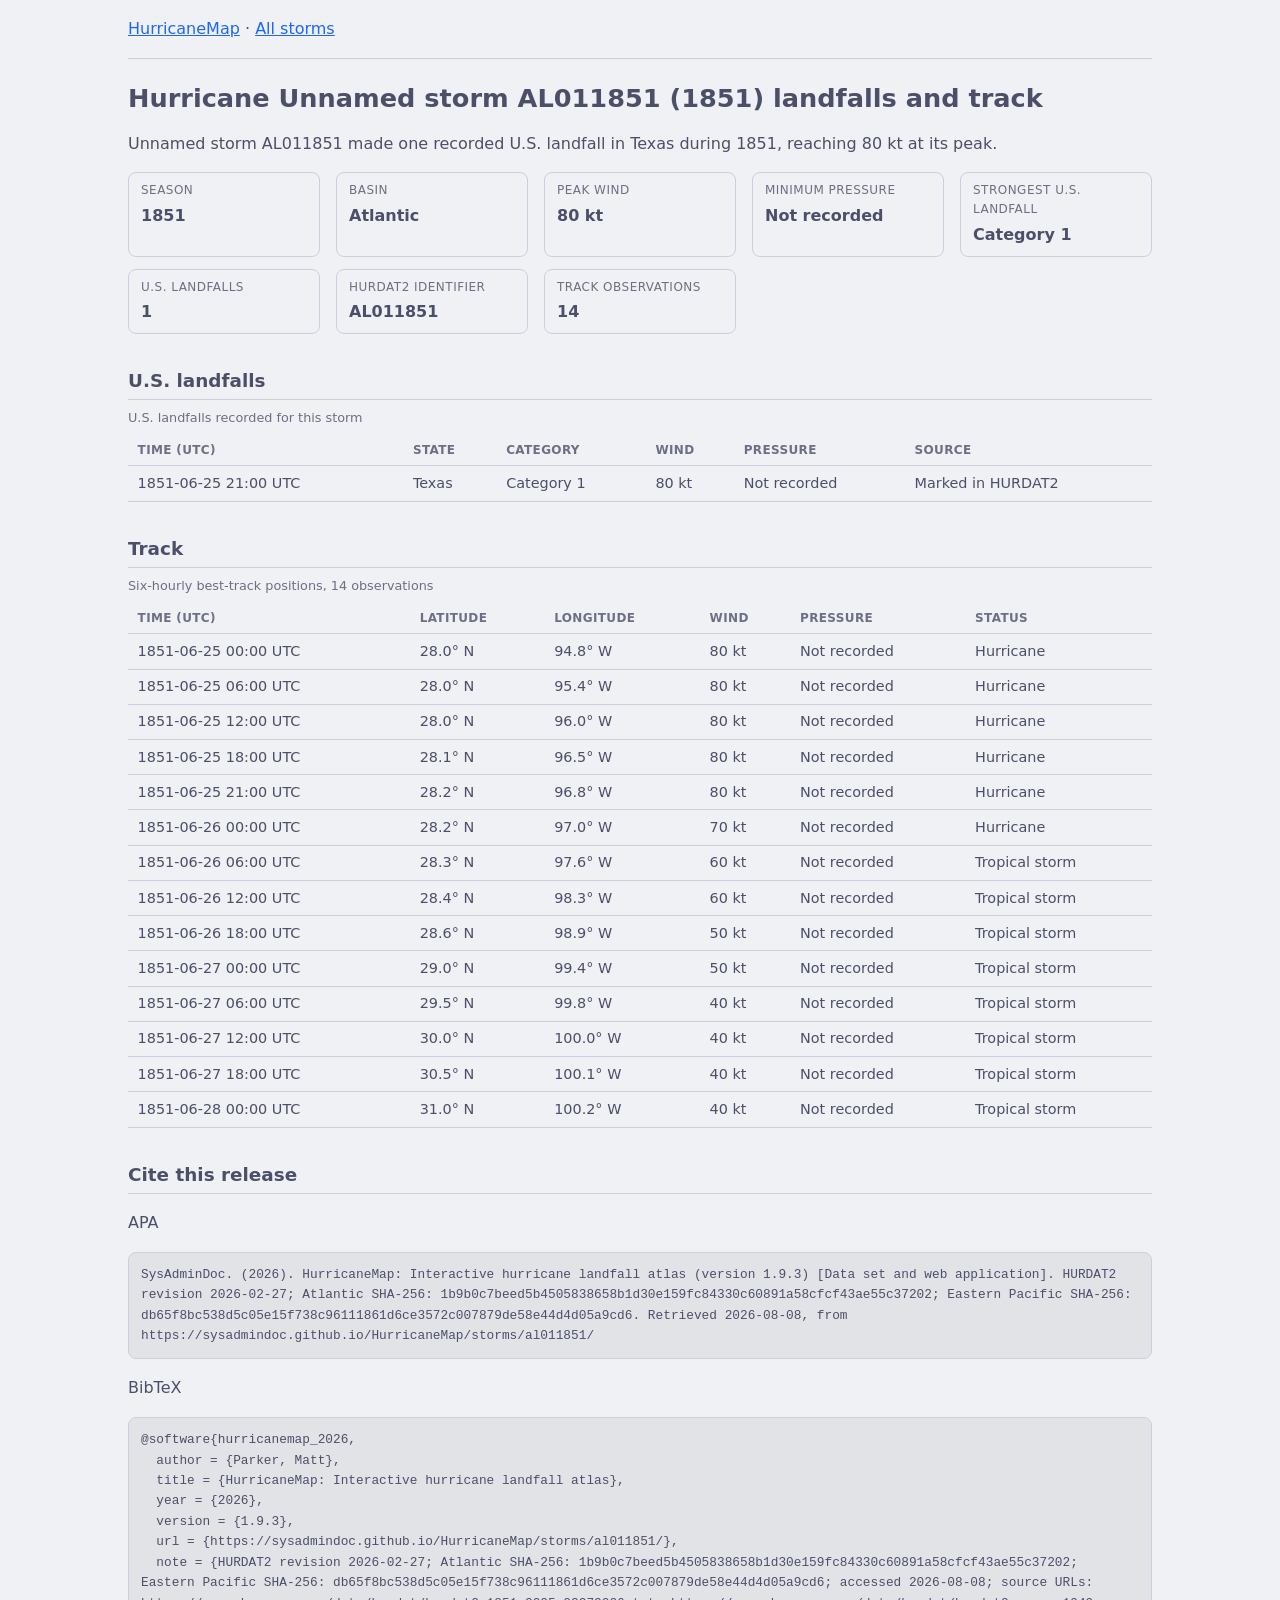
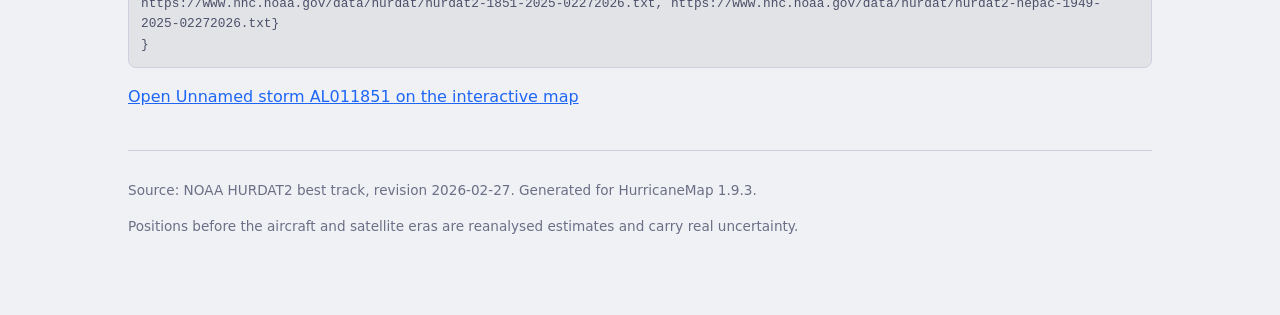
<file: public/hurricanemap/storms/al011851/index.html>
<!doctype html>
<html lang="en">
<head>
<meta charset="utf-8">
<meta name="viewport" content="width=device-width, initial-scale=1, viewport-fit=cover">
<title>Hurricane Unnamed storm AL011851 (1851) landfalls and track | HurricaneMap</title>
<meta name="description" content="Unnamed storm AL011851 made one recorded U.S. landfall in Texas during 1851, reaching 80 kt at its peak.">
<link rel="canonical" href="https://sysadmindoc.github.io/HurricaneMap/storms/al011851/">
<meta property="og:type" content="article">
<meta property="og:title" content="Hurricane Unnamed storm AL011851 (1851) landfalls and track">
<meta property="og:description" content="Unnamed storm AL011851 made one recorded U.S. landfall in Texas during 1851, reaching 80 kt at its peak.">
<meta property="og:url" content="https://sysadmindoc.github.io/HurricaneMap/storms/al011851/">
<meta property="og:image" content="https://sysadmindoc.github.io/HurricaneMap/example.png">
<meta name="twitter:card" content="summary_large_image">
<script type="application/ld+json">{"@context":"https://schema.org","@graph":[{"@type":"Dataset","name":"Hurricane Unnamed storm AL011851 (1851) best track","description":"Unnamed storm AL011851 made one recorded U.S. landfall in Texas during 1851, reaching 80 kt at its peak.","url":"https://sysadmindoc.github.io/HurricaneMap/storms/al011851/","identifier":"AL011851","temporalCoverage":"1851-06-25T00:00:00Z/1851-06-28T00:00:00Z","creator":{"@type":"Organization","name":"NOAA National Hurricane Center"},"isBasedOn":"https://www.nhc.noaa.gov/data/#hurdat","license":"https://github.com/SysAdminDoc/HurricaneMap/blob/main/LICENSE.md","variableMeasured":["Latitude","Longitude","Maximum sustained wind","Minimum central pressure","System status"],"version":"1.9.3"},{"@type":"Article","headline":"Hurricane Unnamed storm AL011851 (1851) landfalls and track","description":"Unnamed storm AL011851 made one recorded U.S. landfall in Texas during 1851, reaching 80 kt at its peak.","url":"https://sysadmindoc.github.io/HurricaneMap/storms/al011851/","datePublished":"2026-02-27","isPartOf":{"@type":"WebSite","name":"HurricaneMap","url":"https://sysadmindoc.github.io/HurricaneMap/"}}]}</script>
<style>:root{color-scheme:dark light;--bg:#11111b;--fg:#cdd6f4;--muted:#a6adc8;--line:#313244;--link:#89b4fa}
@media(prefers-color-scheme:light){:root{--bg:#eff1f5;--fg:#4c4f69;--muted:#6c6f85;--line:#ccd0dd;--link:#1e66f5}}
*{box-sizing:border-box}
body{margin:0;padding:0 1rem 4rem;background:var(--bg);color:var(--fg);font:16px/1.6 system-ui,-apple-system,Segoe UI,Roboto,sans-serif}
main,header{max-width:64rem;margin:0 auto}
header{padding:1rem 0;border-bottom:1px solid var(--line)}
a{color:var(--link)}
h1{font-size:1.6rem;line-height:1.25;margin:1.5rem 0 .5rem}
h2{font-size:1.15rem;margin:2rem 0 .5rem;border-bottom:1px solid var(--line);padding-bottom:.25rem}
dl.facts{display:grid;grid-template-columns:repeat(auto-fit,minmax(11rem,1fr));gap:.75rem 1rem;margin:1rem 0}
dl.facts div{border:1px solid var(--line);border-radius:.5rem;padding:.5rem .75rem}
dl.facts dt{font-size:.75rem;text-transform:uppercase;letter-spacing:.04em;color:var(--muted)}
dl.facts dd{margin:.15rem 0 0;font-weight:600}
.table-scroll{overflow-x:auto}
table{border-collapse:collapse;width:100%;font-size:.9rem}
caption{text-align:left;color:var(--muted);font-size:.8rem;padding-bottom:.4rem}
th,td{text-align:left;padding:.35rem .6rem;border-bottom:1px solid var(--line);white-space:nowrap}
th{font-size:.75rem;text-transform:uppercase;letter-spacing:.03em;color:var(--muted)}
pre{overflow-x:auto;background:rgba(127,127,127,.12);border:1px solid var(--line);border-radius:.5rem;padding:.75rem;font-size:.8rem;white-space:pre-wrap;word-break:break-word}
footer{max-width:64rem;margin:2.5rem auto 0;padding-top:1rem;border-top:1px solid var(--line);color:var(--muted);font-size:.85rem}
ul.storm-index{columns:3 14rem;list-style:none;padding:0}
ul.storm-index li{break-inside:avoid;padding:.1rem 0}</style>
</head>
<body>
<header><a href="../../">HurricaneMap</a> <span aria-hidden="true">·</span> <a href="../">All storms</a></header>
<main>
  <h1>Hurricane Unnamed storm AL011851 (1851) landfalls and track</h1>
  <p>Unnamed storm AL011851 made one recorded U.S. landfall in Texas during 1851, reaching 80 kt at its peak.</p>
  <dl class="facts">
    <div><dt>Season</dt><dd>1851</dd></div>
    <div><dt>Basin</dt><dd>Atlantic</dd></div>
    <div><dt>Peak wind</dt><dd>80 kt</dd></div>
    <div><dt>Minimum pressure</dt><dd>Not recorded</dd></div>
    <div><dt>Strongest U.S. landfall</dt><dd>Category 1</dd></div>
    <div><dt>U.S. landfalls</dt><dd>1</dd></div>
    <div><dt>HURDAT2 identifier</dt><dd>AL011851</dd></div>
    <div><dt>Track observations</dt><dd>14</dd></div>
  </dl>

  <h2>U.S. landfalls</h2>
  <div class="table-scroll">
    <table>
      <caption>U.S. landfalls recorded for this storm</caption>
      <thead>
        <tr><th scope="col">Time (UTC)</th><th scope="col">State</th><th scope="col">Category</th><th scope="col">Wind</th><th scope="col">Pressure</th><th scope="col">Source</th></tr>
      </thead>
      <tbody>
      <tr>
        <td>1851-06-25 21:00 UTC</td>
        <td>Texas</td>
        <td>Category 1</td>
        <td>80 kt</td>
        <td>Not recorded</td>
        <td>Marked in HURDAT2</td>
      </tr>
      </tbody>
    </table>
  </div>

  <h2>Track</h2>
  <div class="table-scroll">
    <table>
      <caption>Six-hourly best-track positions, 14 observations</caption>
      <thead>
        <tr><th scope="col">Time (UTC)</th><th scope="col">Latitude</th><th scope="col">Longitude</th><th scope="col">Wind</th><th scope="col">Pressure</th><th scope="col">Status</th></tr>
      </thead>
      <tbody>
      <tr>
        <td>1851-06-25 00:00 UTC</td>
        <td>28.0° N</td>
        <td>94.8° W</td>
        <td>80 kt</td>
        <td>Not recorded</td>
        <td>Hurricane</td>
      </tr>
      <tr>
        <td>1851-06-25 06:00 UTC</td>
        <td>28.0° N</td>
        <td>95.4° W</td>
        <td>80 kt</td>
        <td>Not recorded</td>
        <td>Hurricane</td>
      </tr>
      <tr>
        <td>1851-06-25 12:00 UTC</td>
        <td>28.0° N</td>
        <td>96.0° W</td>
        <td>80 kt</td>
        <td>Not recorded</td>
        <td>Hurricane</td>
      </tr>
      <tr>
        <td>1851-06-25 18:00 UTC</td>
        <td>28.1° N</td>
        <td>96.5° W</td>
        <td>80 kt</td>
        <td>Not recorded</td>
        <td>Hurricane</td>
      </tr>
      <tr>
        <td>1851-06-25 21:00 UTC</td>
        <td>28.2° N</td>
        <td>96.8° W</td>
        <td>80 kt</td>
        <td>Not recorded</td>
        <td>Hurricane</td>
      </tr>
      <tr>
        <td>1851-06-26 00:00 UTC</td>
        <td>28.2° N</td>
        <td>97.0° W</td>
        <td>70 kt</td>
        <td>Not recorded</td>
        <td>Hurricane</td>
      </tr>
      <tr>
        <td>1851-06-26 06:00 UTC</td>
        <td>28.3° N</td>
        <td>97.6° W</td>
        <td>60 kt</td>
        <td>Not recorded</td>
        <td>Tropical storm</td>
      </tr>
      <tr>
        <td>1851-06-26 12:00 UTC</td>
        <td>28.4° N</td>
        <td>98.3° W</td>
        <td>60 kt</td>
        <td>Not recorded</td>
        <td>Tropical storm</td>
      </tr>
      <tr>
        <td>1851-06-26 18:00 UTC</td>
        <td>28.6° N</td>
        <td>98.9° W</td>
        <td>50 kt</td>
        <td>Not recorded</td>
        <td>Tropical storm</td>
      </tr>
      <tr>
        <td>1851-06-27 00:00 UTC</td>
        <td>29.0° N</td>
        <td>99.4° W</td>
        <td>50 kt</td>
        <td>Not recorded</td>
        <td>Tropical storm</td>
      </tr>
      <tr>
        <td>1851-06-27 06:00 UTC</td>
        <td>29.5° N</td>
        <td>99.8° W</td>
        <td>40 kt</td>
        <td>Not recorded</td>
        <td>Tropical storm</td>
      </tr>
      <tr>
        <td>1851-06-27 12:00 UTC</td>
        <td>30.0° N</td>
        <td>100.0° W</td>
        <td>40 kt</td>
        <td>Not recorded</td>
        <td>Tropical storm</td>
      </tr>
      <tr>
        <td>1851-06-27 18:00 UTC</td>
        <td>30.5° N</td>
        <td>100.1° W</td>
        <td>40 kt</td>
        <td>Not recorded</td>
        <td>Tropical storm</td>
      </tr>
      <tr>
        <td>1851-06-28 00:00 UTC</td>
        <td>31.0° N</td>
        <td>100.2° W</td>
        <td>40 kt</td>
        <td>Not recorded</td>
        <td>Tropical storm</td>
      </tr>
      </tbody>
    </table>
  </div>

  <h2>Cite this release</h2>
  <p>APA</p>
  <pre>SysAdminDoc. (2026). HurricaneMap: Interactive hurricane landfall atlas (version 1.9.3) [Data set and web application]. HURDAT2 revision 2026-02-27; Atlantic SHA-256: 1b9b0c7beed5b4505838658b1d30e159fc84330c60891a58cfcf43ae55c37202; Eastern Pacific SHA-256: db65f8bc538d5c05e15f738c96111861d6ce3572c007879de58e44d4d05a9cd6. Retrieved 2026-08-08, from https://sysadmindoc.github.io/HurricaneMap/storms/al011851/</pre>
  <p>BibTeX</p>
  <pre>@software{hurricanemap_2026,
  author = {Parker, Matt},
  title = {HurricaneMap: Interactive hurricane landfall atlas},
  year = {2026},
  version = {1.9.3},
  url = {https://sysadmindoc.github.io/HurricaneMap/storms/al011851/},
  note = {HURDAT2 revision 2026-02-27; Atlantic SHA-256: 1b9b0c7beed5b4505838658b1d30e159fc84330c60891a58cfcf43ae55c37202; Eastern Pacific SHA-256: db65f8bc538d5c05e15f738c96111861d6ce3572c007879de58e44d4d05a9cd6; accessed 2026-08-08; source URLs: https://www.nhc.noaa.gov/data/hurdat/hurdat2-1851-2025-02272026.txt, https://www.nhc.noaa.gov/data/hurdat/hurdat2-nepac-1949-2025-02272026.txt}
}</pre>

  <p><a href="../../#v=1&amp;storm=AL011851">Open Unnamed storm AL011851 on the interactive map</a></p>
</main>
<footer>
  <p>Source: NOAA HURDAT2 best track, revision 2026-02-27. Generated for HurricaneMap 1.9.3.</p>
  <p>Positions before the aircraft and satellite eras are reanalysed estimates and carry real uncertainty.</p>
</footer>
</body>
</html>
</file>
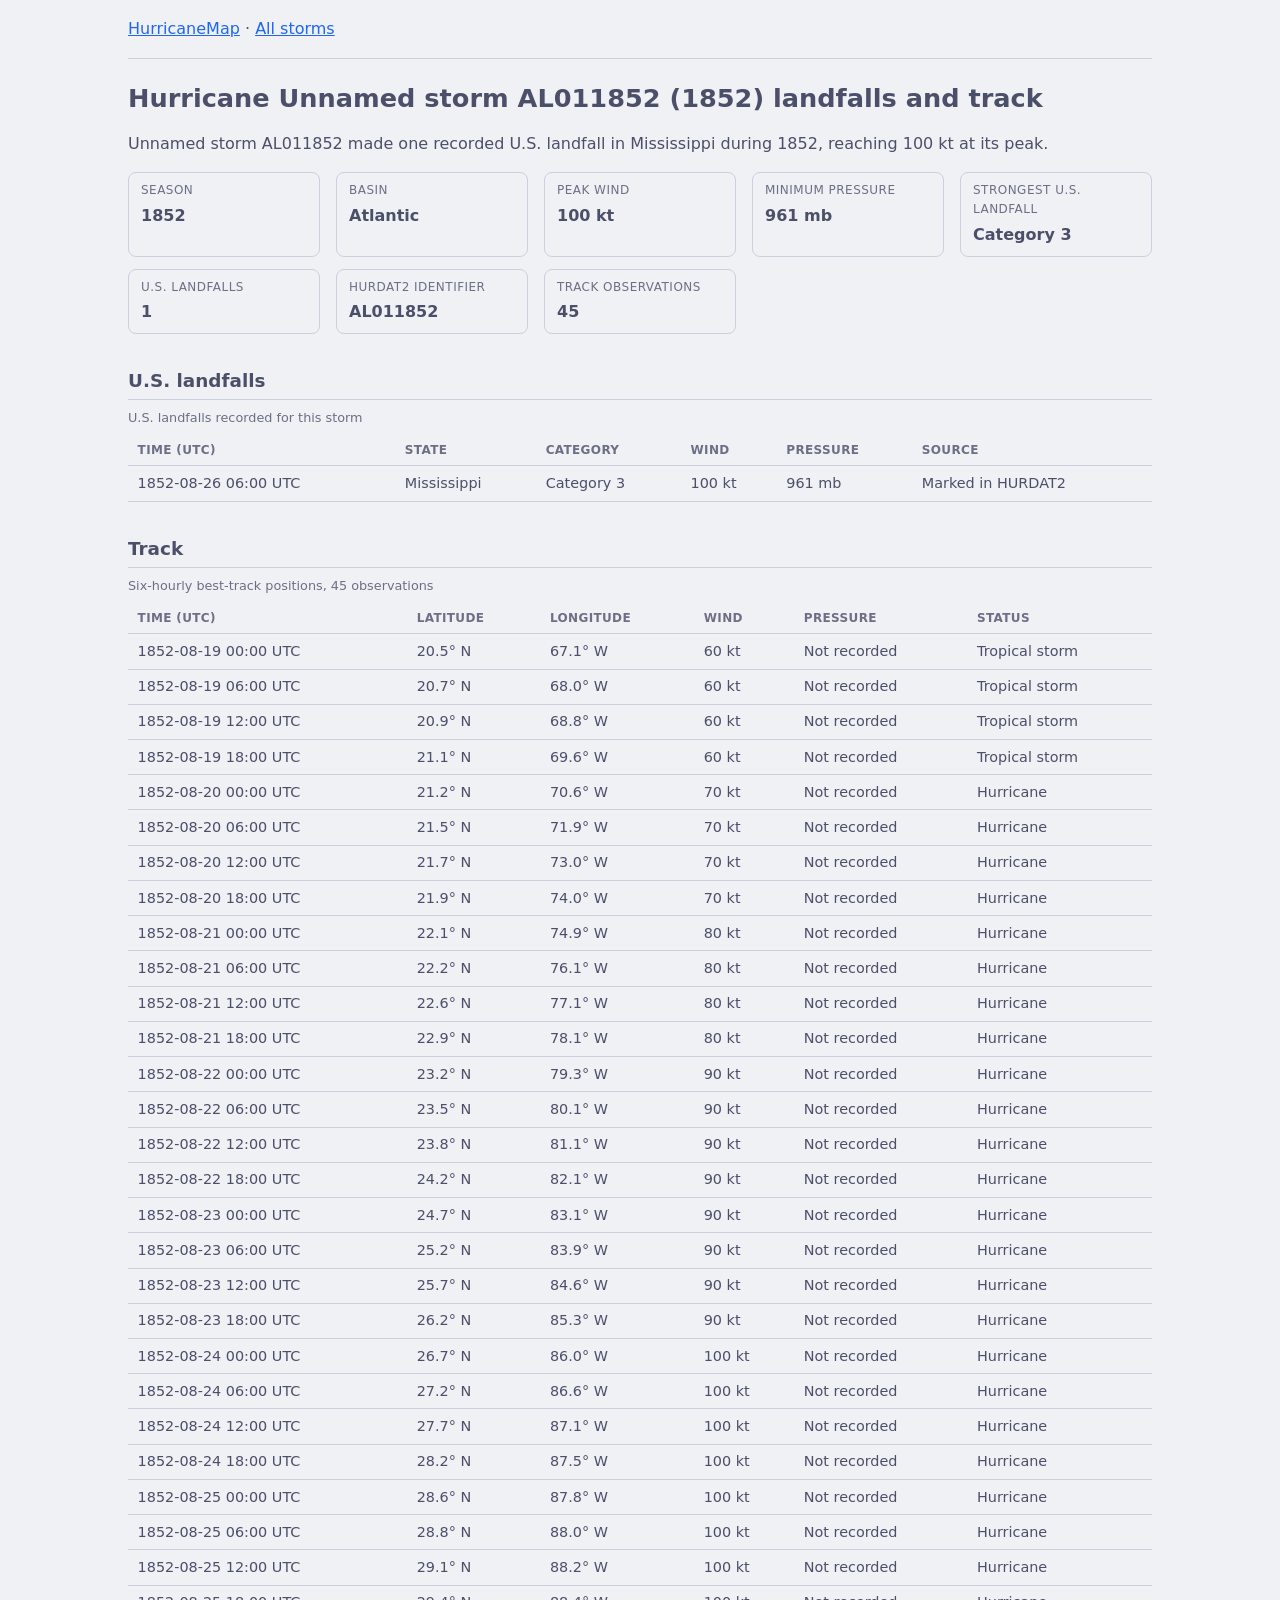
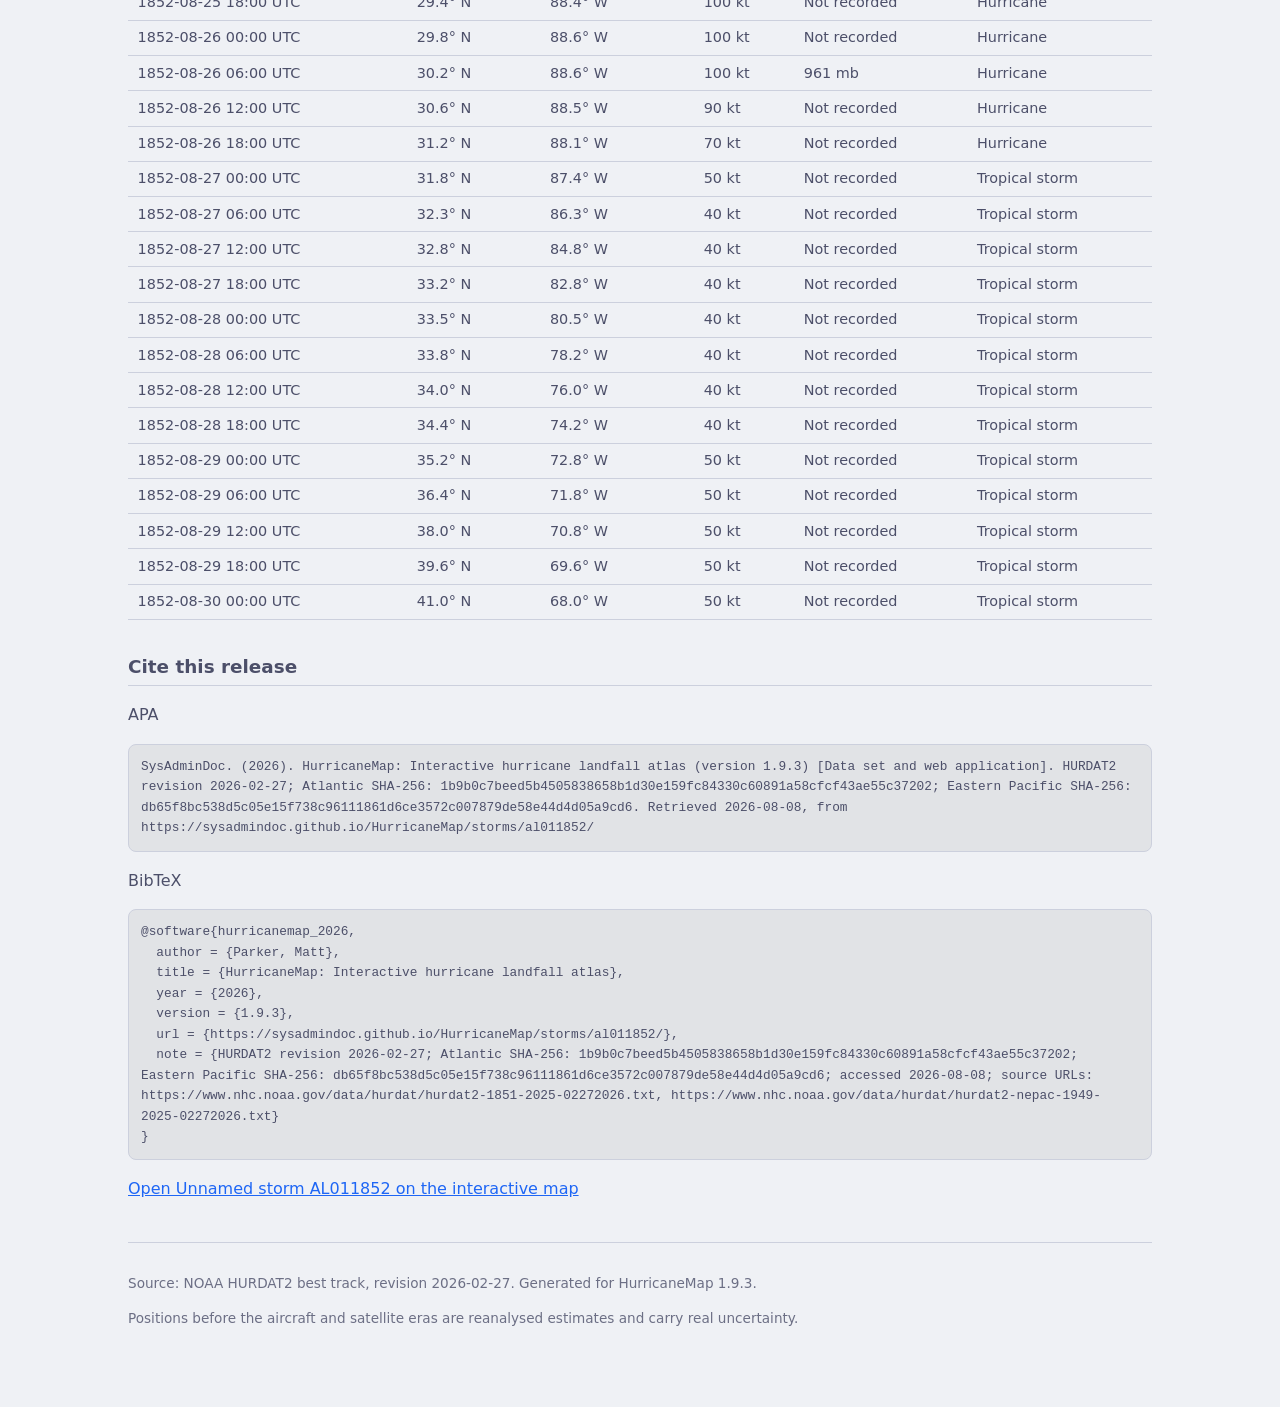
<file: public/hurricanemap/storms/al011852/index.html>
<!doctype html>
<html lang="en">
<head>
<meta charset="utf-8">
<meta name="viewport" content="width=device-width, initial-scale=1, viewport-fit=cover">
<title>Hurricane Unnamed storm AL011852 (1852) landfalls and track | HurricaneMap</title>
<meta name="description" content="Unnamed storm AL011852 made one recorded U.S. landfall in Mississippi during 1852, reaching 100 kt at its peak.">
<link rel="canonical" href="https://sysadmindoc.github.io/HurricaneMap/storms/al011852/">
<meta property="og:type" content="article">
<meta property="og:title" content="Hurricane Unnamed storm AL011852 (1852) landfalls and track">
<meta property="og:description" content="Unnamed storm AL011852 made one recorded U.S. landfall in Mississippi during 1852, reaching 100 kt at its peak.">
<meta property="og:url" content="https://sysadmindoc.github.io/HurricaneMap/storms/al011852/">
<meta property="og:image" content="https://sysadmindoc.github.io/HurricaneMap/example.png">
<meta name="twitter:card" content="summary_large_image">
<script type="application/ld+json">{"@context":"https://schema.org","@graph":[{"@type":"Dataset","name":"Hurricane Unnamed storm AL011852 (1852) best track","description":"Unnamed storm AL011852 made one recorded U.S. landfall in Mississippi during 1852, reaching 100 kt at its peak.","url":"https://sysadmindoc.github.io/HurricaneMap/storms/al011852/","identifier":"AL011852","temporalCoverage":"1852-08-19T00:00:00Z/1852-08-30T00:00:00Z","creator":{"@type":"Organization","name":"NOAA National Hurricane Center"},"isBasedOn":"https://www.nhc.noaa.gov/data/#hurdat","license":"https://github.com/SysAdminDoc/HurricaneMap/blob/main/LICENSE.md","variableMeasured":["Latitude","Longitude","Maximum sustained wind","Minimum central pressure","System status"],"version":"1.9.3"},{"@type":"Article","headline":"Hurricane Unnamed storm AL011852 (1852) landfalls and track","description":"Unnamed storm AL011852 made one recorded U.S. landfall in Mississippi during 1852, reaching 100 kt at its peak.","url":"https://sysadmindoc.github.io/HurricaneMap/storms/al011852/","datePublished":"2026-02-27","isPartOf":{"@type":"WebSite","name":"HurricaneMap","url":"https://sysadmindoc.github.io/HurricaneMap/"}}]}</script>
<style>:root{color-scheme:dark light;--bg:#11111b;--fg:#cdd6f4;--muted:#a6adc8;--line:#313244;--link:#89b4fa}
@media(prefers-color-scheme:light){:root{--bg:#eff1f5;--fg:#4c4f69;--muted:#6c6f85;--line:#ccd0dd;--link:#1e66f5}}
*{box-sizing:border-box}
body{margin:0;padding:0 1rem 4rem;background:var(--bg);color:var(--fg);font:16px/1.6 system-ui,-apple-system,Segoe UI,Roboto,sans-serif}
main,header{max-width:64rem;margin:0 auto}
header{padding:1rem 0;border-bottom:1px solid var(--line)}
a{color:var(--link)}
h1{font-size:1.6rem;line-height:1.25;margin:1.5rem 0 .5rem}
h2{font-size:1.15rem;margin:2rem 0 .5rem;border-bottom:1px solid var(--line);padding-bottom:.25rem}
dl.facts{display:grid;grid-template-columns:repeat(auto-fit,minmax(11rem,1fr));gap:.75rem 1rem;margin:1rem 0}
dl.facts div{border:1px solid var(--line);border-radius:.5rem;padding:.5rem .75rem}
dl.facts dt{font-size:.75rem;text-transform:uppercase;letter-spacing:.04em;color:var(--muted)}
dl.facts dd{margin:.15rem 0 0;font-weight:600}
.table-scroll{overflow-x:auto}
table{border-collapse:collapse;width:100%;font-size:.9rem}
caption{text-align:left;color:var(--muted);font-size:.8rem;padding-bottom:.4rem}
th,td{text-align:left;padding:.35rem .6rem;border-bottom:1px solid var(--line);white-space:nowrap}
th{font-size:.75rem;text-transform:uppercase;letter-spacing:.03em;color:var(--muted)}
pre{overflow-x:auto;background:rgba(127,127,127,.12);border:1px solid var(--line);border-radius:.5rem;padding:.75rem;font-size:.8rem;white-space:pre-wrap;word-break:break-word}
footer{max-width:64rem;margin:2.5rem auto 0;padding-top:1rem;border-top:1px solid var(--line);color:var(--muted);font-size:.85rem}
ul.storm-index{columns:3 14rem;list-style:none;padding:0}
ul.storm-index li{break-inside:avoid;padding:.1rem 0}</style>
</head>
<body>
<header><a href="../../">HurricaneMap</a> <span aria-hidden="true">·</span> <a href="../">All storms</a></header>
<main>
  <h1>Hurricane Unnamed storm AL011852 (1852) landfalls and track</h1>
  <p>Unnamed storm AL011852 made one recorded U.S. landfall in Mississippi during 1852, reaching 100 kt at its peak.</p>
  <dl class="facts">
    <div><dt>Season</dt><dd>1852</dd></div>
    <div><dt>Basin</dt><dd>Atlantic</dd></div>
    <div><dt>Peak wind</dt><dd>100 kt</dd></div>
    <div><dt>Minimum pressure</dt><dd>961 mb</dd></div>
    <div><dt>Strongest U.S. landfall</dt><dd>Category 3</dd></div>
    <div><dt>U.S. landfalls</dt><dd>1</dd></div>
    <div><dt>HURDAT2 identifier</dt><dd>AL011852</dd></div>
    <div><dt>Track observations</dt><dd>45</dd></div>
  </dl>

  <h2>U.S. landfalls</h2>
  <div class="table-scroll">
    <table>
      <caption>U.S. landfalls recorded for this storm</caption>
      <thead>
        <tr><th scope="col">Time (UTC)</th><th scope="col">State</th><th scope="col">Category</th><th scope="col">Wind</th><th scope="col">Pressure</th><th scope="col">Source</th></tr>
      </thead>
      <tbody>
      <tr>
        <td>1852-08-26 06:00 UTC</td>
        <td>Mississippi</td>
        <td>Category 3</td>
        <td>100 kt</td>
        <td>961 mb</td>
        <td>Marked in HURDAT2</td>
      </tr>
      </tbody>
    </table>
  </div>

  <h2>Track</h2>
  <div class="table-scroll">
    <table>
      <caption>Six-hourly best-track positions, 45 observations</caption>
      <thead>
        <tr><th scope="col">Time (UTC)</th><th scope="col">Latitude</th><th scope="col">Longitude</th><th scope="col">Wind</th><th scope="col">Pressure</th><th scope="col">Status</th></tr>
      </thead>
      <tbody>
      <tr>
        <td>1852-08-19 00:00 UTC</td>
        <td>20.5° N</td>
        <td>67.1° W</td>
        <td>60 kt</td>
        <td>Not recorded</td>
        <td>Tropical storm</td>
      </tr>
      <tr>
        <td>1852-08-19 06:00 UTC</td>
        <td>20.7° N</td>
        <td>68.0° W</td>
        <td>60 kt</td>
        <td>Not recorded</td>
        <td>Tropical storm</td>
      </tr>
      <tr>
        <td>1852-08-19 12:00 UTC</td>
        <td>20.9° N</td>
        <td>68.8° W</td>
        <td>60 kt</td>
        <td>Not recorded</td>
        <td>Tropical storm</td>
      </tr>
      <tr>
        <td>1852-08-19 18:00 UTC</td>
        <td>21.1° N</td>
        <td>69.6° W</td>
        <td>60 kt</td>
        <td>Not recorded</td>
        <td>Tropical storm</td>
      </tr>
      <tr>
        <td>1852-08-20 00:00 UTC</td>
        <td>21.2° N</td>
        <td>70.6° W</td>
        <td>70 kt</td>
        <td>Not recorded</td>
        <td>Hurricane</td>
      </tr>
      <tr>
        <td>1852-08-20 06:00 UTC</td>
        <td>21.5° N</td>
        <td>71.9° W</td>
        <td>70 kt</td>
        <td>Not recorded</td>
        <td>Hurricane</td>
      </tr>
      <tr>
        <td>1852-08-20 12:00 UTC</td>
        <td>21.7° N</td>
        <td>73.0° W</td>
        <td>70 kt</td>
        <td>Not recorded</td>
        <td>Hurricane</td>
      </tr>
      <tr>
        <td>1852-08-20 18:00 UTC</td>
        <td>21.9° N</td>
        <td>74.0° W</td>
        <td>70 kt</td>
        <td>Not recorded</td>
        <td>Hurricane</td>
      </tr>
      <tr>
        <td>1852-08-21 00:00 UTC</td>
        <td>22.1° N</td>
        <td>74.9° W</td>
        <td>80 kt</td>
        <td>Not recorded</td>
        <td>Hurricane</td>
      </tr>
      <tr>
        <td>1852-08-21 06:00 UTC</td>
        <td>22.2° N</td>
        <td>76.1° W</td>
        <td>80 kt</td>
        <td>Not recorded</td>
        <td>Hurricane</td>
      </tr>
      <tr>
        <td>1852-08-21 12:00 UTC</td>
        <td>22.6° N</td>
        <td>77.1° W</td>
        <td>80 kt</td>
        <td>Not recorded</td>
        <td>Hurricane</td>
      </tr>
      <tr>
        <td>1852-08-21 18:00 UTC</td>
        <td>22.9° N</td>
        <td>78.1° W</td>
        <td>80 kt</td>
        <td>Not recorded</td>
        <td>Hurricane</td>
      </tr>
      <tr>
        <td>1852-08-22 00:00 UTC</td>
        <td>23.2° N</td>
        <td>79.3° W</td>
        <td>90 kt</td>
        <td>Not recorded</td>
        <td>Hurricane</td>
      </tr>
      <tr>
        <td>1852-08-22 06:00 UTC</td>
        <td>23.5° N</td>
        <td>80.1° W</td>
        <td>90 kt</td>
        <td>Not recorded</td>
        <td>Hurricane</td>
      </tr>
      <tr>
        <td>1852-08-22 12:00 UTC</td>
        <td>23.8° N</td>
        <td>81.1° W</td>
        <td>90 kt</td>
        <td>Not recorded</td>
        <td>Hurricane</td>
      </tr>
      <tr>
        <td>1852-08-22 18:00 UTC</td>
        <td>24.2° N</td>
        <td>82.1° W</td>
        <td>90 kt</td>
        <td>Not recorded</td>
        <td>Hurricane</td>
      </tr>
      <tr>
        <td>1852-08-23 00:00 UTC</td>
        <td>24.7° N</td>
        <td>83.1° W</td>
        <td>90 kt</td>
        <td>Not recorded</td>
        <td>Hurricane</td>
      </tr>
      <tr>
        <td>1852-08-23 06:00 UTC</td>
        <td>25.2° N</td>
        <td>83.9° W</td>
        <td>90 kt</td>
        <td>Not recorded</td>
        <td>Hurricane</td>
      </tr>
      <tr>
        <td>1852-08-23 12:00 UTC</td>
        <td>25.7° N</td>
        <td>84.6° W</td>
        <td>90 kt</td>
        <td>Not recorded</td>
        <td>Hurricane</td>
      </tr>
      <tr>
        <td>1852-08-23 18:00 UTC</td>
        <td>26.2° N</td>
        <td>85.3° W</td>
        <td>90 kt</td>
        <td>Not recorded</td>
        <td>Hurricane</td>
      </tr>
      <tr>
        <td>1852-08-24 00:00 UTC</td>
        <td>26.7° N</td>
        <td>86.0° W</td>
        <td>100 kt</td>
        <td>Not recorded</td>
        <td>Hurricane</td>
      </tr>
      <tr>
        <td>1852-08-24 06:00 UTC</td>
        <td>27.2° N</td>
        <td>86.6° W</td>
        <td>100 kt</td>
        <td>Not recorded</td>
        <td>Hurricane</td>
      </tr>
      <tr>
        <td>1852-08-24 12:00 UTC</td>
        <td>27.7° N</td>
        <td>87.1° W</td>
        <td>100 kt</td>
        <td>Not recorded</td>
        <td>Hurricane</td>
      </tr>
      <tr>
        <td>1852-08-24 18:00 UTC</td>
        <td>28.2° N</td>
        <td>87.5° W</td>
        <td>100 kt</td>
        <td>Not recorded</td>
        <td>Hurricane</td>
      </tr>
      <tr>
        <td>1852-08-25 00:00 UTC</td>
        <td>28.6° N</td>
        <td>87.8° W</td>
        <td>100 kt</td>
        <td>Not recorded</td>
        <td>Hurricane</td>
      </tr>
      <tr>
        <td>1852-08-25 06:00 UTC</td>
        <td>28.8° N</td>
        <td>88.0° W</td>
        <td>100 kt</td>
        <td>Not recorded</td>
        <td>Hurricane</td>
      </tr>
      <tr>
        <td>1852-08-25 12:00 UTC</td>
        <td>29.1° N</td>
        <td>88.2° W</td>
        <td>100 kt</td>
        <td>Not recorded</td>
        <td>Hurricane</td>
      </tr>
      <tr>
        <td>1852-08-25 18:00 UTC</td>
        <td>29.4° N</td>
        <td>88.4° W</td>
        <td>100 kt</td>
        <td>Not recorded</td>
        <td>Hurricane</td>
      </tr>
      <tr>
        <td>1852-08-26 00:00 UTC</td>
        <td>29.8° N</td>
        <td>88.6° W</td>
        <td>100 kt</td>
        <td>Not recorded</td>
        <td>Hurricane</td>
      </tr>
      <tr>
        <td>1852-08-26 06:00 UTC</td>
        <td>30.2° N</td>
        <td>88.6° W</td>
        <td>100 kt</td>
        <td>961 mb</td>
        <td>Hurricane</td>
      </tr>
      <tr>
        <td>1852-08-26 12:00 UTC</td>
        <td>30.6° N</td>
        <td>88.5° W</td>
        <td>90 kt</td>
        <td>Not recorded</td>
        <td>Hurricane</td>
      </tr>
      <tr>
        <td>1852-08-26 18:00 UTC</td>
        <td>31.2° N</td>
        <td>88.1° W</td>
        <td>70 kt</td>
        <td>Not recorded</td>
        <td>Hurricane</td>
      </tr>
      <tr>
        <td>1852-08-27 00:00 UTC</td>
        <td>31.8° N</td>
        <td>87.4° W</td>
        <td>50 kt</td>
        <td>Not recorded</td>
        <td>Tropical storm</td>
      </tr>
      <tr>
        <td>1852-08-27 06:00 UTC</td>
        <td>32.3° N</td>
        <td>86.3° W</td>
        <td>40 kt</td>
        <td>Not recorded</td>
        <td>Tropical storm</td>
      </tr>
      <tr>
        <td>1852-08-27 12:00 UTC</td>
        <td>32.8° N</td>
        <td>84.8° W</td>
        <td>40 kt</td>
        <td>Not recorded</td>
        <td>Tropical storm</td>
      </tr>
      <tr>
        <td>1852-08-27 18:00 UTC</td>
        <td>33.2° N</td>
        <td>82.8° W</td>
        <td>40 kt</td>
        <td>Not recorded</td>
        <td>Tropical storm</td>
      </tr>
      <tr>
        <td>1852-08-28 00:00 UTC</td>
        <td>33.5° N</td>
        <td>80.5° W</td>
        <td>40 kt</td>
        <td>Not recorded</td>
        <td>Tropical storm</td>
      </tr>
      <tr>
        <td>1852-08-28 06:00 UTC</td>
        <td>33.8° N</td>
        <td>78.2° W</td>
        <td>40 kt</td>
        <td>Not recorded</td>
        <td>Tropical storm</td>
      </tr>
      <tr>
        <td>1852-08-28 12:00 UTC</td>
        <td>34.0° N</td>
        <td>76.0° W</td>
        <td>40 kt</td>
        <td>Not recorded</td>
        <td>Tropical storm</td>
      </tr>
      <tr>
        <td>1852-08-28 18:00 UTC</td>
        <td>34.4° N</td>
        <td>74.2° W</td>
        <td>40 kt</td>
        <td>Not recorded</td>
        <td>Tropical storm</td>
      </tr>
      <tr>
        <td>1852-08-29 00:00 UTC</td>
        <td>35.2° N</td>
        <td>72.8° W</td>
        <td>50 kt</td>
        <td>Not recorded</td>
        <td>Tropical storm</td>
      </tr>
      <tr>
        <td>1852-08-29 06:00 UTC</td>
        <td>36.4° N</td>
        <td>71.8° W</td>
        <td>50 kt</td>
        <td>Not recorded</td>
        <td>Tropical storm</td>
      </tr>
      <tr>
        <td>1852-08-29 12:00 UTC</td>
        <td>38.0° N</td>
        <td>70.8° W</td>
        <td>50 kt</td>
        <td>Not recorded</td>
        <td>Tropical storm</td>
      </tr>
      <tr>
        <td>1852-08-29 18:00 UTC</td>
        <td>39.6° N</td>
        <td>69.6° W</td>
        <td>50 kt</td>
        <td>Not recorded</td>
        <td>Tropical storm</td>
      </tr>
      <tr>
        <td>1852-08-30 00:00 UTC</td>
        <td>41.0° N</td>
        <td>68.0° W</td>
        <td>50 kt</td>
        <td>Not recorded</td>
        <td>Tropical storm</td>
      </tr>
      </tbody>
    </table>
  </div>

  <h2>Cite this release</h2>
  <p>APA</p>
  <pre>SysAdminDoc. (2026). HurricaneMap: Interactive hurricane landfall atlas (version 1.9.3) [Data set and web application]. HURDAT2 revision 2026-02-27; Atlantic SHA-256: 1b9b0c7beed5b4505838658b1d30e159fc84330c60891a58cfcf43ae55c37202; Eastern Pacific SHA-256: db65f8bc538d5c05e15f738c96111861d6ce3572c007879de58e44d4d05a9cd6. Retrieved 2026-08-08, from https://sysadmindoc.github.io/HurricaneMap/storms/al011852/</pre>
  <p>BibTeX</p>
  <pre>@software{hurricanemap_2026,
  author = {Parker, Matt},
  title = {HurricaneMap: Interactive hurricane landfall atlas},
  year = {2026},
  version = {1.9.3},
  url = {https://sysadmindoc.github.io/HurricaneMap/storms/al011852/},
  note = {HURDAT2 revision 2026-02-27; Atlantic SHA-256: 1b9b0c7beed5b4505838658b1d30e159fc84330c60891a58cfcf43ae55c37202; Eastern Pacific SHA-256: db65f8bc538d5c05e15f738c96111861d6ce3572c007879de58e44d4d05a9cd6; accessed 2026-08-08; source URLs: https://www.nhc.noaa.gov/data/hurdat/hurdat2-1851-2025-02272026.txt, https://www.nhc.noaa.gov/data/hurdat/hurdat2-nepac-1949-2025-02272026.txt}
}</pre>

  <p><a href="../../#v=1&amp;storm=AL011852">Open Unnamed storm AL011852 on the interactive map</a></p>
</main>
<footer>
  <p>Source: NOAA HURDAT2 best track, revision 2026-02-27. Generated for HurricaneMap 1.9.3.</p>
  <p>Positions before the aircraft and satellite eras are reanalysed estimates and carry real uncertainty.</p>
</footer>
</body>
</html>
</file>
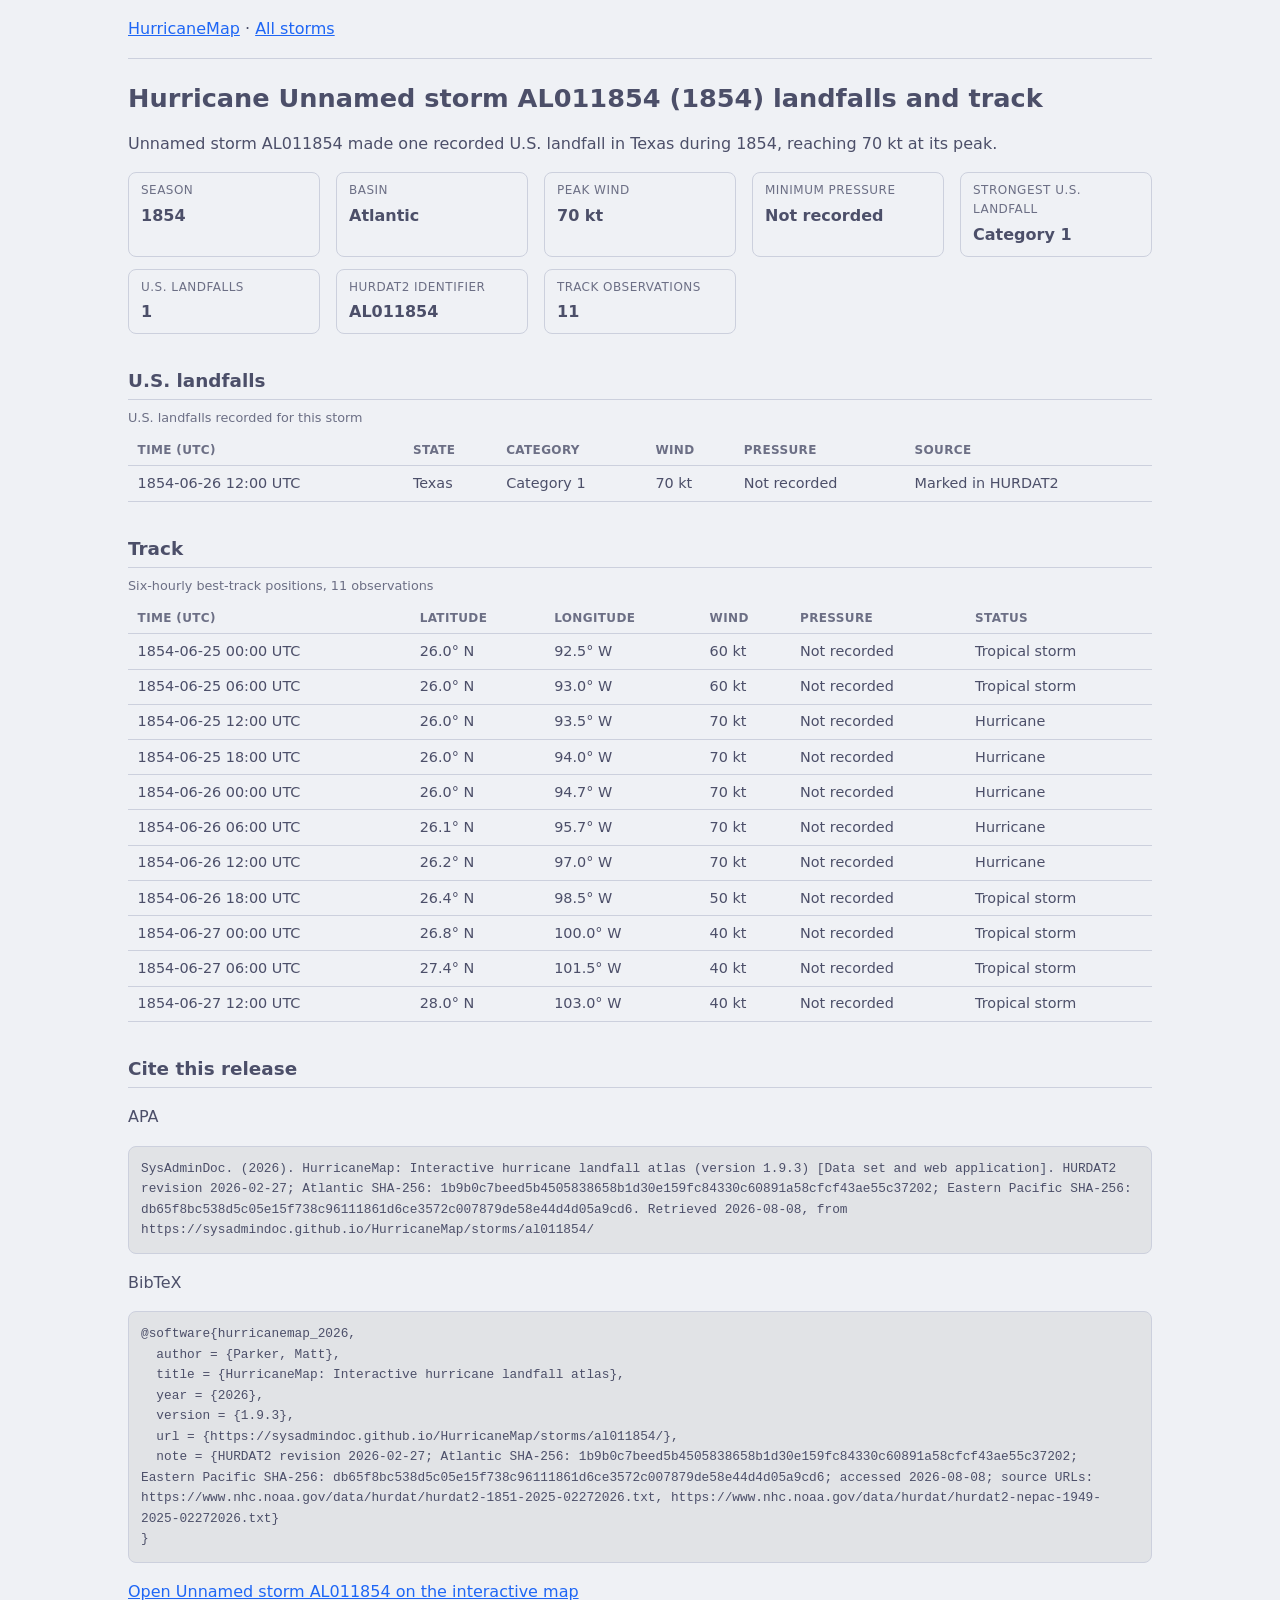
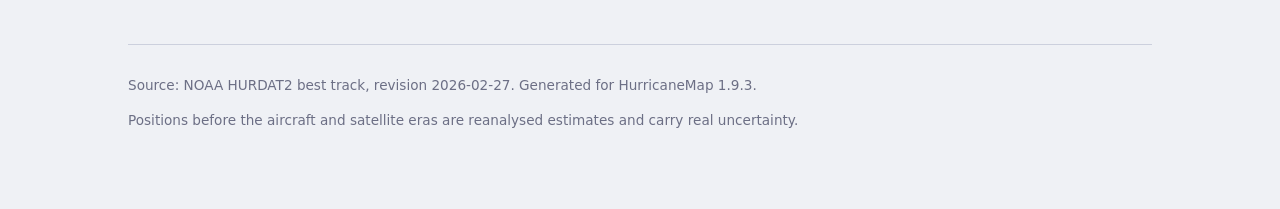
<file: public/hurricanemap/storms/al011854/index.html>
<!doctype html>
<html lang="en">
<head>
<meta charset="utf-8">
<meta name="viewport" content="width=device-width, initial-scale=1, viewport-fit=cover">
<title>Hurricane Unnamed storm AL011854 (1854) landfalls and track | HurricaneMap</title>
<meta name="description" content="Unnamed storm AL011854 made one recorded U.S. landfall in Texas during 1854, reaching 70 kt at its peak.">
<link rel="canonical" href="https://sysadmindoc.github.io/HurricaneMap/storms/al011854/">
<meta property="og:type" content="article">
<meta property="og:title" content="Hurricane Unnamed storm AL011854 (1854) landfalls and track">
<meta property="og:description" content="Unnamed storm AL011854 made one recorded U.S. landfall in Texas during 1854, reaching 70 kt at its peak.">
<meta property="og:url" content="https://sysadmindoc.github.io/HurricaneMap/storms/al011854/">
<meta property="og:image" content="https://sysadmindoc.github.io/HurricaneMap/example.png">
<meta name="twitter:card" content="summary_large_image">
<script type="application/ld+json">{"@context":"https://schema.org","@graph":[{"@type":"Dataset","name":"Hurricane Unnamed storm AL011854 (1854) best track","description":"Unnamed storm AL011854 made one recorded U.S. landfall in Texas during 1854, reaching 70 kt at its peak.","url":"https://sysadmindoc.github.io/HurricaneMap/storms/al011854/","identifier":"AL011854","temporalCoverage":"1854-06-25T00:00:00Z/1854-06-27T12:00:00Z","creator":{"@type":"Organization","name":"NOAA National Hurricane Center"},"isBasedOn":"https://www.nhc.noaa.gov/data/#hurdat","license":"https://github.com/SysAdminDoc/HurricaneMap/blob/main/LICENSE.md","variableMeasured":["Latitude","Longitude","Maximum sustained wind","Minimum central pressure","System status"],"version":"1.9.3"},{"@type":"Article","headline":"Hurricane Unnamed storm AL011854 (1854) landfalls and track","description":"Unnamed storm AL011854 made one recorded U.S. landfall in Texas during 1854, reaching 70 kt at its peak.","url":"https://sysadmindoc.github.io/HurricaneMap/storms/al011854/","datePublished":"2026-02-27","isPartOf":{"@type":"WebSite","name":"HurricaneMap","url":"https://sysadmindoc.github.io/HurricaneMap/"}}]}</script>
<style>:root{color-scheme:dark light;--bg:#11111b;--fg:#cdd6f4;--muted:#a6adc8;--line:#313244;--link:#89b4fa}
@media(prefers-color-scheme:light){:root{--bg:#eff1f5;--fg:#4c4f69;--muted:#6c6f85;--line:#ccd0dd;--link:#1e66f5}}
*{box-sizing:border-box}
body{margin:0;padding:0 1rem 4rem;background:var(--bg);color:var(--fg);font:16px/1.6 system-ui,-apple-system,Segoe UI,Roboto,sans-serif}
main,header{max-width:64rem;margin:0 auto}
header{padding:1rem 0;border-bottom:1px solid var(--line)}
a{color:var(--link)}
h1{font-size:1.6rem;line-height:1.25;margin:1.5rem 0 .5rem}
h2{font-size:1.15rem;margin:2rem 0 .5rem;border-bottom:1px solid var(--line);padding-bottom:.25rem}
dl.facts{display:grid;grid-template-columns:repeat(auto-fit,minmax(11rem,1fr));gap:.75rem 1rem;margin:1rem 0}
dl.facts div{border:1px solid var(--line);border-radius:.5rem;padding:.5rem .75rem}
dl.facts dt{font-size:.75rem;text-transform:uppercase;letter-spacing:.04em;color:var(--muted)}
dl.facts dd{margin:.15rem 0 0;font-weight:600}
.table-scroll{overflow-x:auto}
table{border-collapse:collapse;width:100%;font-size:.9rem}
caption{text-align:left;color:var(--muted);font-size:.8rem;padding-bottom:.4rem}
th,td{text-align:left;padding:.35rem .6rem;border-bottom:1px solid var(--line);white-space:nowrap}
th{font-size:.75rem;text-transform:uppercase;letter-spacing:.03em;color:var(--muted)}
pre{overflow-x:auto;background:rgba(127,127,127,.12);border:1px solid var(--line);border-radius:.5rem;padding:.75rem;font-size:.8rem;white-space:pre-wrap;word-break:break-word}
footer{max-width:64rem;margin:2.5rem auto 0;padding-top:1rem;border-top:1px solid var(--line);color:var(--muted);font-size:.85rem}
ul.storm-index{columns:3 14rem;list-style:none;padding:0}
ul.storm-index li{break-inside:avoid;padding:.1rem 0}</style>
</head>
<body>
<header><a href="../../">HurricaneMap</a> <span aria-hidden="true">·</span> <a href="../">All storms</a></header>
<main>
  <h1>Hurricane Unnamed storm AL011854 (1854) landfalls and track</h1>
  <p>Unnamed storm AL011854 made one recorded U.S. landfall in Texas during 1854, reaching 70 kt at its peak.</p>
  <dl class="facts">
    <div><dt>Season</dt><dd>1854</dd></div>
    <div><dt>Basin</dt><dd>Atlantic</dd></div>
    <div><dt>Peak wind</dt><dd>70 kt</dd></div>
    <div><dt>Minimum pressure</dt><dd>Not recorded</dd></div>
    <div><dt>Strongest U.S. landfall</dt><dd>Category 1</dd></div>
    <div><dt>U.S. landfalls</dt><dd>1</dd></div>
    <div><dt>HURDAT2 identifier</dt><dd>AL011854</dd></div>
    <div><dt>Track observations</dt><dd>11</dd></div>
  </dl>

  <h2>U.S. landfalls</h2>
  <div class="table-scroll">
    <table>
      <caption>U.S. landfalls recorded for this storm</caption>
      <thead>
        <tr><th scope="col">Time (UTC)</th><th scope="col">State</th><th scope="col">Category</th><th scope="col">Wind</th><th scope="col">Pressure</th><th scope="col">Source</th></tr>
      </thead>
      <tbody>
      <tr>
        <td>1854-06-26 12:00 UTC</td>
        <td>Texas</td>
        <td>Category 1</td>
        <td>70 kt</td>
        <td>Not recorded</td>
        <td>Marked in HURDAT2</td>
      </tr>
      </tbody>
    </table>
  </div>

  <h2>Track</h2>
  <div class="table-scroll">
    <table>
      <caption>Six-hourly best-track positions, 11 observations</caption>
      <thead>
        <tr><th scope="col">Time (UTC)</th><th scope="col">Latitude</th><th scope="col">Longitude</th><th scope="col">Wind</th><th scope="col">Pressure</th><th scope="col">Status</th></tr>
      </thead>
      <tbody>
      <tr>
        <td>1854-06-25 00:00 UTC</td>
        <td>26.0° N</td>
        <td>92.5° W</td>
        <td>60 kt</td>
        <td>Not recorded</td>
        <td>Tropical storm</td>
      </tr>
      <tr>
        <td>1854-06-25 06:00 UTC</td>
        <td>26.0° N</td>
        <td>93.0° W</td>
        <td>60 kt</td>
        <td>Not recorded</td>
        <td>Tropical storm</td>
      </tr>
      <tr>
        <td>1854-06-25 12:00 UTC</td>
        <td>26.0° N</td>
        <td>93.5° W</td>
        <td>70 kt</td>
        <td>Not recorded</td>
        <td>Hurricane</td>
      </tr>
      <tr>
        <td>1854-06-25 18:00 UTC</td>
        <td>26.0° N</td>
        <td>94.0° W</td>
        <td>70 kt</td>
        <td>Not recorded</td>
        <td>Hurricane</td>
      </tr>
      <tr>
        <td>1854-06-26 00:00 UTC</td>
        <td>26.0° N</td>
        <td>94.7° W</td>
        <td>70 kt</td>
        <td>Not recorded</td>
        <td>Hurricane</td>
      </tr>
      <tr>
        <td>1854-06-26 06:00 UTC</td>
        <td>26.1° N</td>
        <td>95.7° W</td>
        <td>70 kt</td>
        <td>Not recorded</td>
        <td>Hurricane</td>
      </tr>
      <tr>
        <td>1854-06-26 12:00 UTC</td>
        <td>26.2° N</td>
        <td>97.0° W</td>
        <td>70 kt</td>
        <td>Not recorded</td>
        <td>Hurricane</td>
      </tr>
      <tr>
        <td>1854-06-26 18:00 UTC</td>
        <td>26.4° N</td>
        <td>98.5° W</td>
        <td>50 kt</td>
        <td>Not recorded</td>
        <td>Tropical storm</td>
      </tr>
      <tr>
        <td>1854-06-27 00:00 UTC</td>
        <td>26.8° N</td>
        <td>100.0° W</td>
        <td>40 kt</td>
        <td>Not recorded</td>
        <td>Tropical storm</td>
      </tr>
      <tr>
        <td>1854-06-27 06:00 UTC</td>
        <td>27.4° N</td>
        <td>101.5° W</td>
        <td>40 kt</td>
        <td>Not recorded</td>
        <td>Tropical storm</td>
      </tr>
      <tr>
        <td>1854-06-27 12:00 UTC</td>
        <td>28.0° N</td>
        <td>103.0° W</td>
        <td>40 kt</td>
        <td>Not recorded</td>
        <td>Tropical storm</td>
      </tr>
      </tbody>
    </table>
  </div>

  <h2>Cite this release</h2>
  <p>APA</p>
  <pre>SysAdminDoc. (2026). HurricaneMap: Interactive hurricane landfall atlas (version 1.9.3) [Data set and web application]. HURDAT2 revision 2026-02-27; Atlantic SHA-256: 1b9b0c7beed5b4505838658b1d30e159fc84330c60891a58cfcf43ae55c37202; Eastern Pacific SHA-256: db65f8bc538d5c05e15f738c96111861d6ce3572c007879de58e44d4d05a9cd6. Retrieved 2026-08-08, from https://sysadmindoc.github.io/HurricaneMap/storms/al011854/</pre>
  <p>BibTeX</p>
  <pre>@software{hurricanemap_2026,
  author = {Parker, Matt},
  title = {HurricaneMap: Interactive hurricane landfall atlas},
  year = {2026},
  version = {1.9.3},
  url = {https://sysadmindoc.github.io/HurricaneMap/storms/al011854/},
  note = {HURDAT2 revision 2026-02-27; Atlantic SHA-256: 1b9b0c7beed5b4505838658b1d30e159fc84330c60891a58cfcf43ae55c37202; Eastern Pacific SHA-256: db65f8bc538d5c05e15f738c96111861d6ce3572c007879de58e44d4d05a9cd6; accessed 2026-08-08; source URLs: https://www.nhc.noaa.gov/data/hurdat/hurdat2-1851-2025-02272026.txt, https://www.nhc.noaa.gov/data/hurdat/hurdat2-nepac-1949-2025-02272026.txt}
}</pre>

  <p><a href="../../#v=1&amp;storm=AL011854">Open Unnamed storm AL011854 on the interactive map</a></p>
</main>
<footer>
  <p>Source: NOAA HURDAT2 best track, revision 2026-02-27. Generated for HurricaneMap 1.9.3.</p>
  <p>Positions before the aircraft and satellite eras are reanalysed estimates and carry real uncertainty.</p>
</footer>
</body>
</html>
</file>
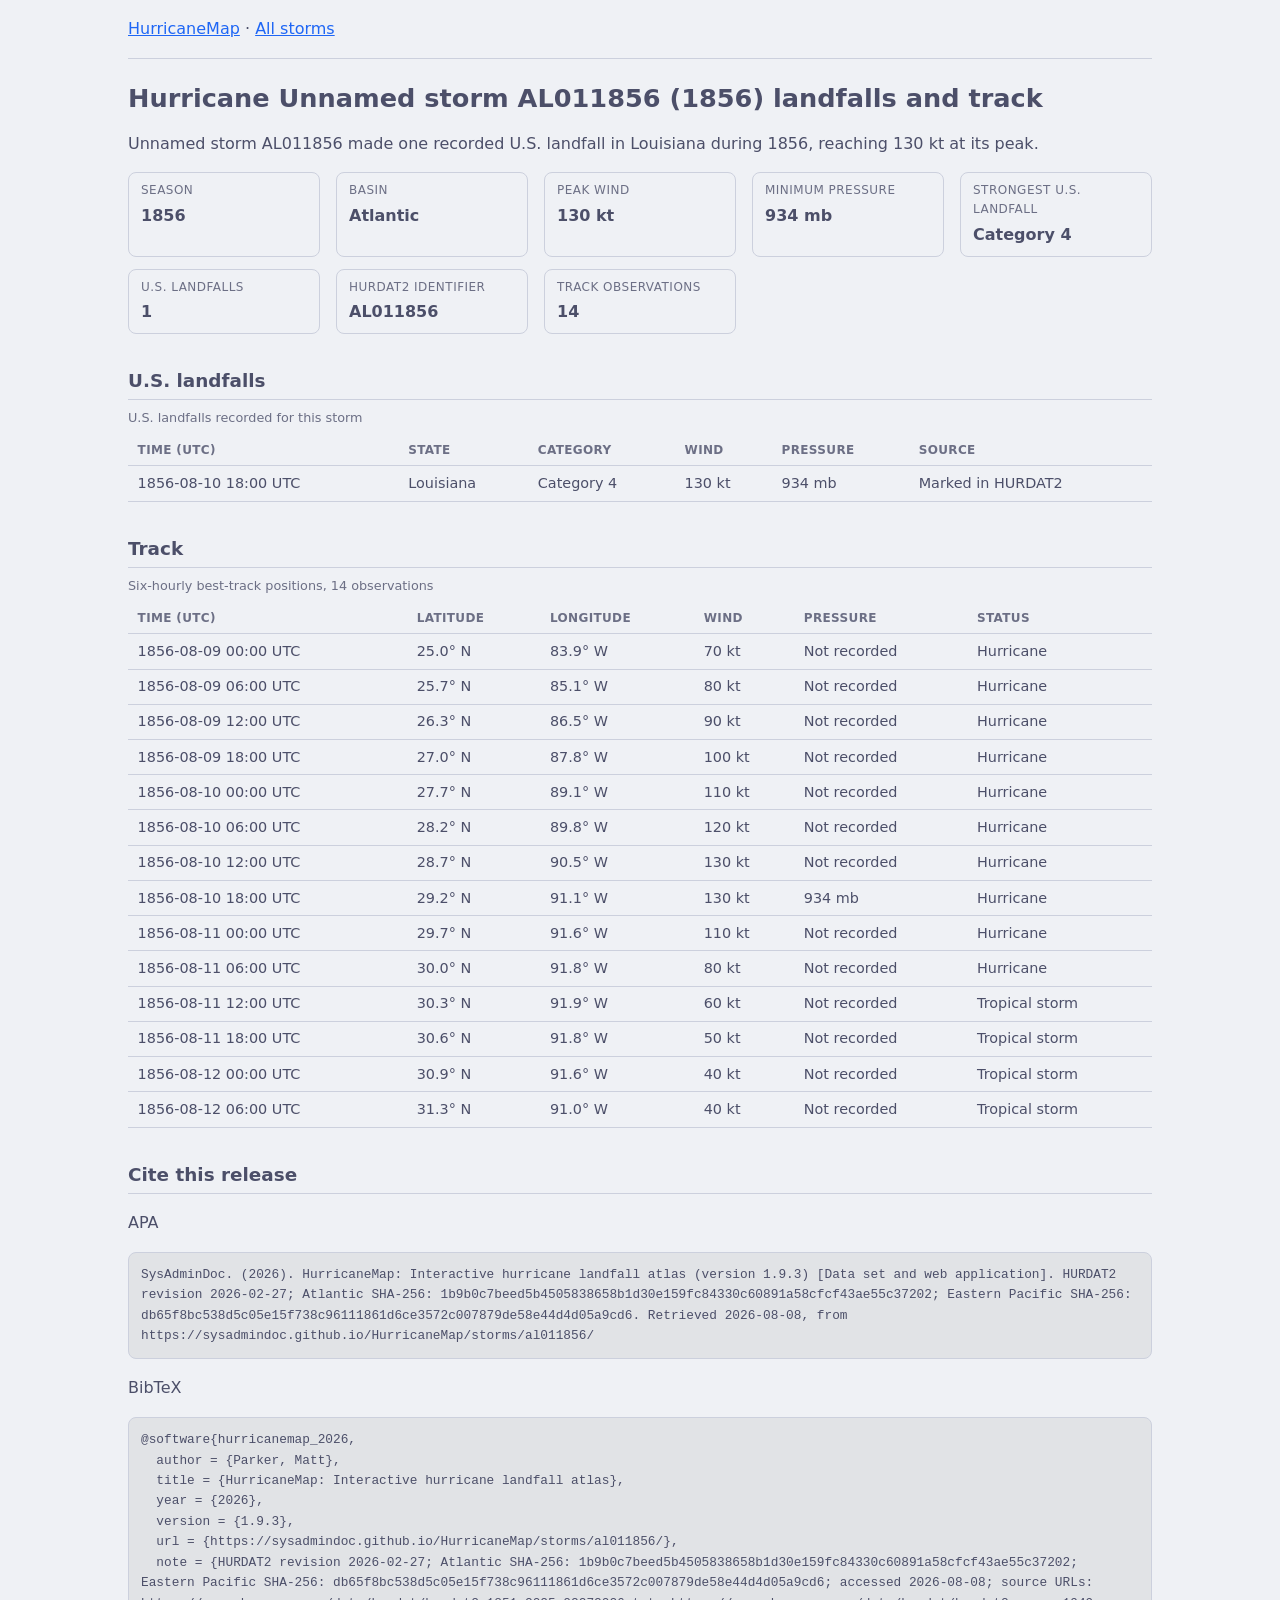
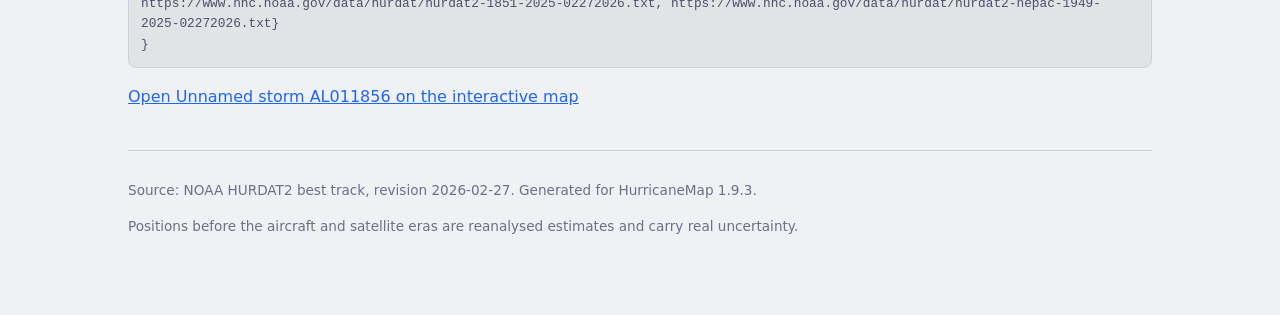
<file: public/hurricanemap/storms/al011856/index.html>
<!doctype html>
<html lang="en">
<head>
<meta charset="utf-8">
<meta name="viewport" content="width=device-width, initial-scale=1, viewport-fit=cover">
<title>Hurricane Unnamed storm AL011856 (1856) landfalls and track | HurricaneMap</title>
<meta name="description" content="Unnamed storm AL011856 made one recorded U.S. landfall in Louisiana during 1856, reaching 130 kt at its peak.">
<link rel="canonical" href="https://sysadmindoc.github.io/HurricaneMap/storms/al011856/">
<meta property="og:type" content="article">
<meta property="og:title" content="Hurricane Unnamed storm AL011856 (1856) landfalls and track">
<meta property="og:description" content="Unnamed storm AL011856 made one recorded U.S. landfall in Louisiana during 1856, reaching 130 kt at its peak.">
<meta property="og:url" content="https://sysadmindoc.github.io/HurricaneMap/storms/al011856/">
<meta property="og:image" content="https://sysadmindoc.github.io/HurricaneMap/example.png">
<meta name="twitter:card" content="summary_large_image">
<script type="application/ld+json">{"@context":"https://schema.org","@graph":[{"@type":"Dataset","name":"Hurricane Unnamed storm AL011856 (1856) best track","description":"Unnamed storm AL011856 made one recorded U.S. landfall in Louisiana during 1856, reaching 130 kt at its peak.","url":"https://sysadmindoc.github.io/HurricaneMap/storms/al011856/","identifier":"AL011856","temporalCoverage":"1856-08-09T00:00:00Z/1856-08-12T06:00:00Z","creator":{"@type":"Organization","name":"NOAA National Hurricane Center"},"isBasedOn":"https://www.nhc.noaa.gov/data/#hurdat","license":"https://github.com/SysAdminDoc/HurricaneMap/blob/main/LICENSE.md","variableMeasured":["Latitude","Longitude","Maximum sustained wind","Minimum central pressure","System status"],"version":"1.9.3"},{"@type":"Article","headline":"Hurricane Unnamed storm AL011856 (1856) landfalls and track","description":"Unnamed storm AL011856 made one recorded U.S. landfall in Louisiana during 1856, reaching 130 kt at its peak.","url":"https://sysadmindoc.github.io/HurricaneMap/storms/al011856/","datePublished":"2026-02-27","isPartOf":{"@type":"WebSite","name":"HurricaneMap","url":"https://sysadmindoc.github.io/HurricaneMap/"}}]}</script>
<style>:root{color-scheme:dark light;--bg:#11111b;--fg:#cdd6f4;--muted:#a6adc8;--line:#313244;--link:#89b4fa}
@media(prefers-color-scheme:light){:root{--bg:#eff1f5;--fg:#4c4f69;--muted:#6c6f85;--line:#ccd0dd;--link:#1e66f5}}
*{box-sizing:border-box}
body{margin:0;padding:0 1rem 4rem;background:var(--bg);color:var(--fg);font:16px/1.6 system-ui,-apple-system,Segoe UI,Roboto,sans-serif}
main,header{max-width:64rem;margin:0 auto}
header{padding:1rem 0;border-bottom:1px solid var(--line)}
a{color:var(--link)}
h1{font-size:1.6rem;line-height:1.25;margin:1.5rem 0 .5rem}
h2{font-size:1.15rem;margin:2rem 0 .5rem;border-bottom:1px solid var(--line);padding-bottom:.25rem}
dl.facts{display:grid;grid-template-columns:repeat(auto-fit,minmax(11rem,1fr));gap:.75rem 1rem;margin:1rem 0}
dl.facts div{border:1px solid var(--line);border-radius:.5rem;padding:.5rem .75rem}
dl.facts dt{font-size:.75rem;text-transform:uppercase;letter-spacing:.04em;color:var(--muted)}
dl.facts dd{margin:.15rem 0 0;font-weight:600}
.table-scroll{overflow-x:auto}
table{border-collapse:collapse;width:100%;font-size:.9rem}
caption{text-align:left;color:var(--muted);font-size:.8rem;padding-bottom:.4rem}
th,td{text-align:left;padding:.35rem .6rem;border-bottom:1px solid var(--line);white-space:nowrap}
th{font-size:.75rem;text-transform:uppercase;letter-spacing:.03em;color:var(--muted)}
pre{overflow-x:auto;background:rgba(127,127,127,.12);border:1px solid var(--line);border-radius:.5rem;padding:.75rem;font-size:.8rem;white-space:pre-wrap;word-break:break-word}
footer{max-width:64rem;margin:2.5rem auto 0;padding-top:1rem;border-top:1px solid var(--line);color:var(--muted);font-size:.85rem}
ul.storm-index{columns:3 14rem;list-style:none;padding:0}
ul.storm-index li{break-inside:avoid;padding:.1rem 0}</style>
</head>
<body>
<header><a href="../../">HurricaneMap</a> <span aria-hidden="true">·</span> <a href="../">All storms</a></header>
<main>
  <h1>Hurricane Unnamed storm AL011856 (1856) landfalls and track</h1>
  <p>Unnamed storm AL011856 made one recorded U.S. landfall in Louisiana during 1856, reaching 130 kt at its peak.</p>
  <dl class="facts">
    <div><dt>Season</dt><dd>1856</dd></div>
    <div><dt>Basin</dt><dd>Atlantic</dd></div>
    <div><dt>Peak wind</dt><dd>130 kt</dd></div>
    <div><dt>Minimum pressure</dt><dd>934 mb</dd></div>
    <div><dt>Strongest U.S. landfall</dt><dd>Category 4</dd></div>
    <div><dt>U.S. landfalls</dt><dd>1</dd></div>
    <div><dt>HURDAT2 identifier</dt><dd>AL011856</dd></div>
    <div><dt>Track observations</dt><dd>14</dd></div>
  </dl>

  <h2>U.S. landfalls</h2>
  <div class="table-scroll">
    <table>
      <caption>U.S. landfalls recorded for this storm</caption>
      <thead>
        <tr><th scope="col">Time (UTC)</th><th scope="col">State</th><th scope="col">Category</th><th scope="col">Wind</th><th scope="col">Pressure</th><th scope="col">Source</th></tr>
      </thead>
      <tbody>
      <tr>
        <td>1856-08-10 18:00 UTC</td>
        <td>Louisiana</td>
        <td>Category 4</td>
        <td>130 kt</td>
        <td>934 mb</td>
        <td>Marked in HURDAT2</td>
      </tr>
      </tbody>
    </table>
  </div>

  <h2>Track</h2>
  <div class="table-scroll">
    <table>
      <caption>Six-hourly best-track positions, 14 observations</caption>
      <thead>
        <tr><th scope="col">Time (UTC)</th><th scope="col">Latitude</th><th scope="col">Longitude</th><th scope="col">Wind</th><th scope="col">Pressure</th><th scope="col">Status</th></tr>
      </thead>
      <tbody>
      <tr>
        <td>1856-08-09 00:00 UTC</td>
        <td>25.0° N</td>
        <td>83.9° W</td>
        <td>70 kt</td>
        <td>Not recorded</td>
        <td>Hurricane</td>
      </tr>
      <tr>
        <td>1856-08-09 06:00 UTC</td>
        <td>25.7° N</td>
        <td>85.1° W</td>
        <td>80 kt</td>
        <td>Not recorded</td>
        <td>Hurricane</td>
      </tr>
      <tr>
        <td>1856-08-09 12:00 UTC</td>
        <td>26.3° N</td>
        <td>86.5° W</td>
        <td>90 kt</td>
        <td>Not recorded</td>
        <td>Hurricane</td>
      </tr>
      <tr>
        <td>1856-08-09 18:00 UTC</td>
        <td>27.0° N</td>
        <td>87.8° W</td>
        <td>100 kt</td>
        <td>Not recorded</td>
        <td>Hurricane</td>
      </tr>
      <tr>
        <td>1856-08-10 00:00 UTC</td>
        <td>27.7° N</td>
        <td>89.1° W</td>
        <td>110 kt</td>
        <td>Not recorded</td>
        <td>Hurricane</td>
      </tr>
      <tr>
        <td>1856-08-10 06:00 UTC</td>
        <td>28.2° N</td>
        <td>89.8° W</td>
        <td>120 kt</td>
        <td>Not recorded</td>
        <td>Hurricane</td>
      </tr>
      <tr>
        <td>1856-08-10 12:00 UTC</td>
        <td>28.7° N</td>
        <td>90.5° W</td>
        <td>130 kt</td>
        <td>Not recorded</td>
        <td>Hurricane</td>
      </tr>
      <tr>
        <td>1856-08-10 18:00 UTC</td>
        <td>29.2° N</td>
        <td>91.1° W</td>
        <td>130 kt</td>
        <td>934 mb</td>
        <td>Hurricane</td>
      </tr>
      <tr>
        <td>1856-08-11 00:00 UTC</td>
        <td>29.7° N</td>
        <td>91.6° W</td>
        <td>110 kt</td>
        <td>Not recorded</td>
        <td>Hurricane</td>
      </tr>
      <tr>
        <td>1856-08-11 06:00 UTC</td>
        <td>30.0° N</td>
        <td>91.8° W</td>
        <td>80 kt</td>
        <td>Not recorded</td>
        <td>Hurricane</td>
      </tr>
      <tr>
        <td>1856-08-11 12:00 UTC</td>
        <td>30.3° N</td>
        <td>91.9° W</td>
        <td>60 kt</td>
        <td>Not recorded</td>
        <td>Tropical storm</td>
      </tr>
      <tr>
        <td>1856-08-11 18:00 UTC</td>
        <td>30.6° N</td>
        <td>91.8° W</td>
        <td>50 kt</td>
        <td>Not recorded</td>
        <td>Tropical storm</td>
      </tr>
      <tr>
        <td>1856-08-12 00:00 UTC</td>
        <td>30.9° N</td>
        <td>91.6° W</td>
        <td>40 kt</td>
        <td>Not recorded</td>
        <td>Tropical storm</td>
      </tr>
      <tr>
        <td>1856-08-12 06:00 UTC</td>
        <td>31.3° N</td>
        <td>91.0° W</td>
        <td>40 kt</td>
        <td>Not recorded</td>
        <td>Tropical storm</td>
      </tr>
      </tbody>
    </table>
  </div>

  <h2>Cite this release</h2>
  <p>APA</p>
  <pre>SysAdminDoc. (2026). HurricaneMap: Interactive hurricane landfall atlas (version 1.9.3) [Data set and web application]. HURDAT2 revision 2026-02-27; Atlantic SHA-256: 1b9b0c7beed5b4505838658b1d30e159fc84330c60891a58cfcf43ae55c37202; Eastern Pacific SHA-256: db65f8bc538d5c05e15f738c96111861d6ce3572c007879de58e44d4d05a9cd6. Retrieved 2026-08-08, from https://sysadmindoc.github.io/HurricaneMap/storms/al011856/</pre>
  <p>BibTeX</p>
  <pre>@software{hurricanemap_2026,
  author = {Parker, Matt},
  title = {HurricaneMap: Interactive hurricane landfall atlas},
  year = {2026},
  version = {1.9.3},
  url = {https://sysadmindoc.github.io/HurricaneMap/storms/al011856/},
  note = {HURDAT2 revision 2026-02-27; Atlantic SHA-256: 1b9b0c7beed5b4505838658b1d30e159fc84330c60891a58cfcf43ae55c37202; Eastern Pacific SHA-256: db65f8bc538d5c05e15f738c96111861d6ce3572c007879de58e44d4d05a9cd6; accessed 2026-08-08; source URLs: https://www.nhc.noaa.gov/data/hurdat/hurdat2-1851-2025-02272026.txt, https://www.nhc.noaa.gov/data/hurdat/hurdat2-nepac-1949-2025-02272026.txt}
}</pre>

  <p><a href="../../#v=1&amp;storm=AL011856">Open Unnamed storm AL011856 on the interactive map</a></p>
</main>
<footer>
  <p>Source: NOAA HURDAT2 best track, revision 2026-02-27. Generated for HurricaneMap 1.9.3.</p>
  <p>Positions before the aircraft and satellite eras are reanalysed estimates and carry real uncertainty.</p>
</footer>
</body>
</html>
</file>
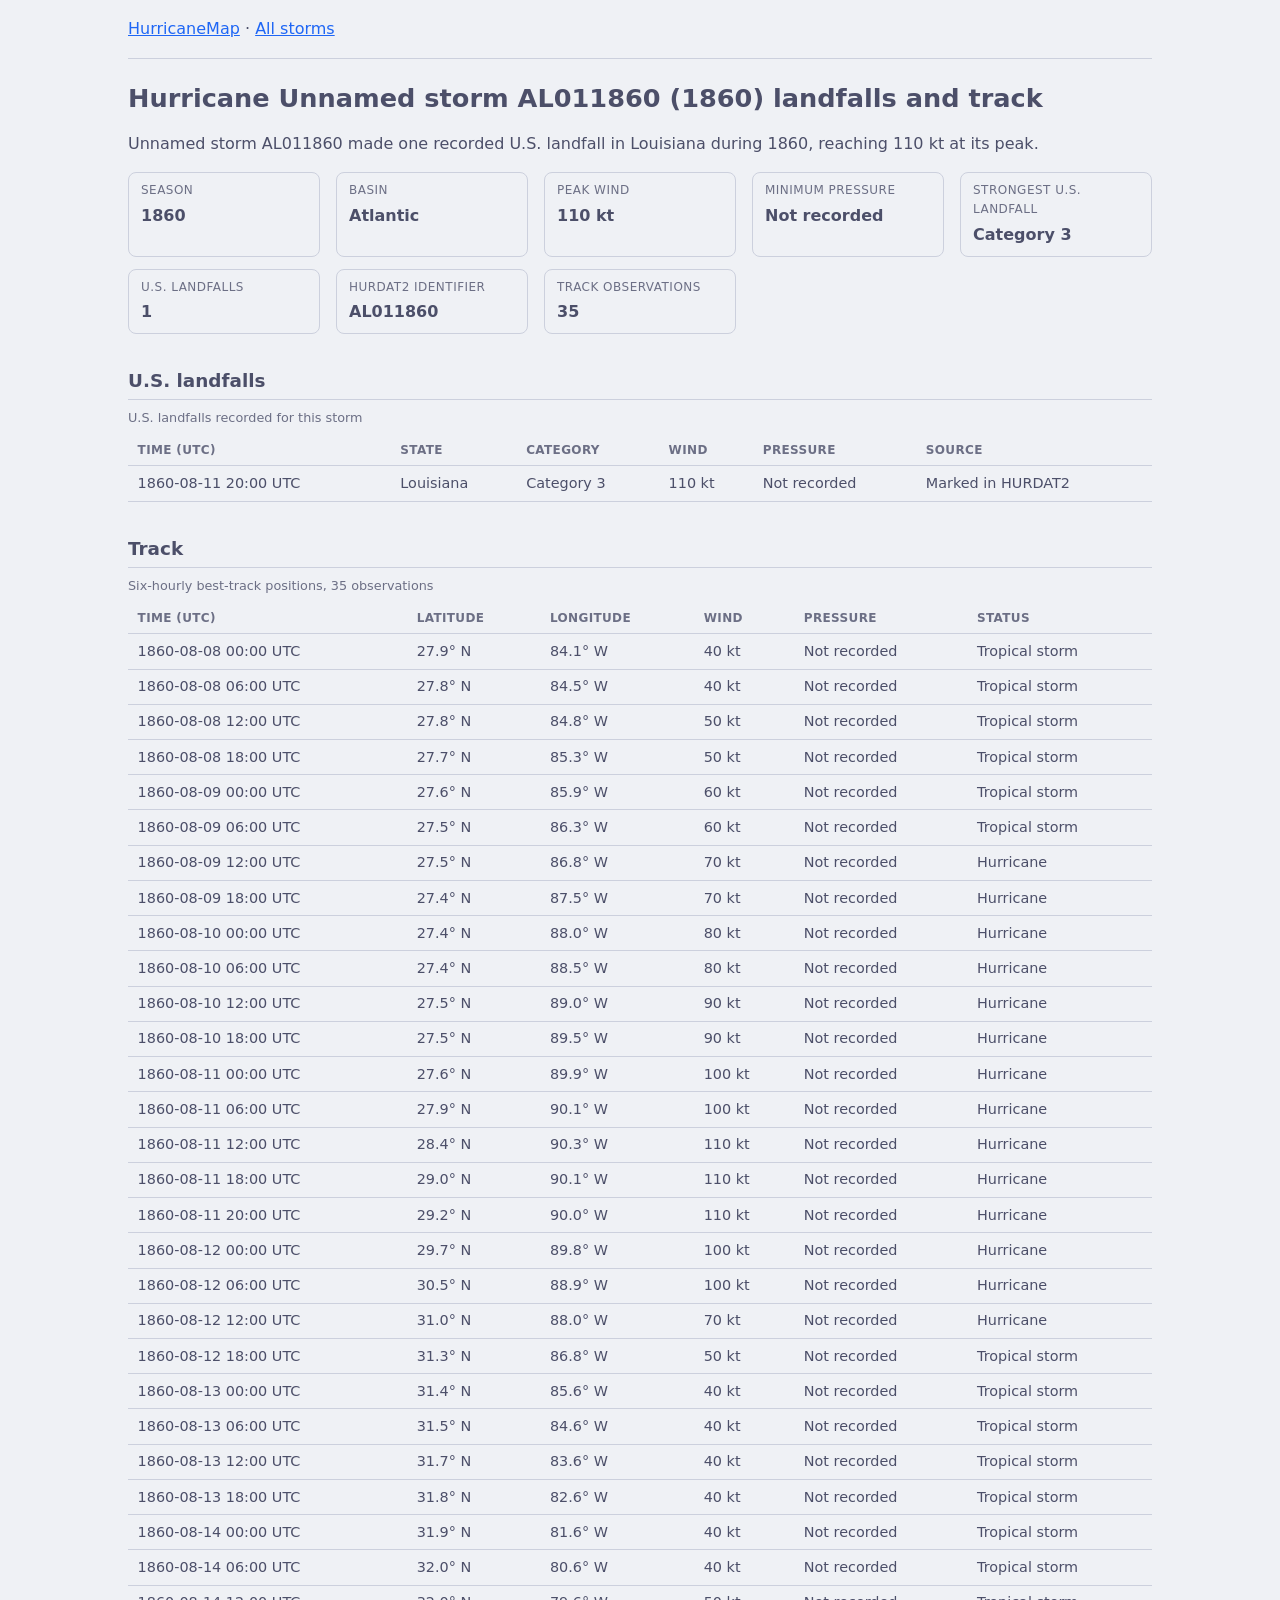
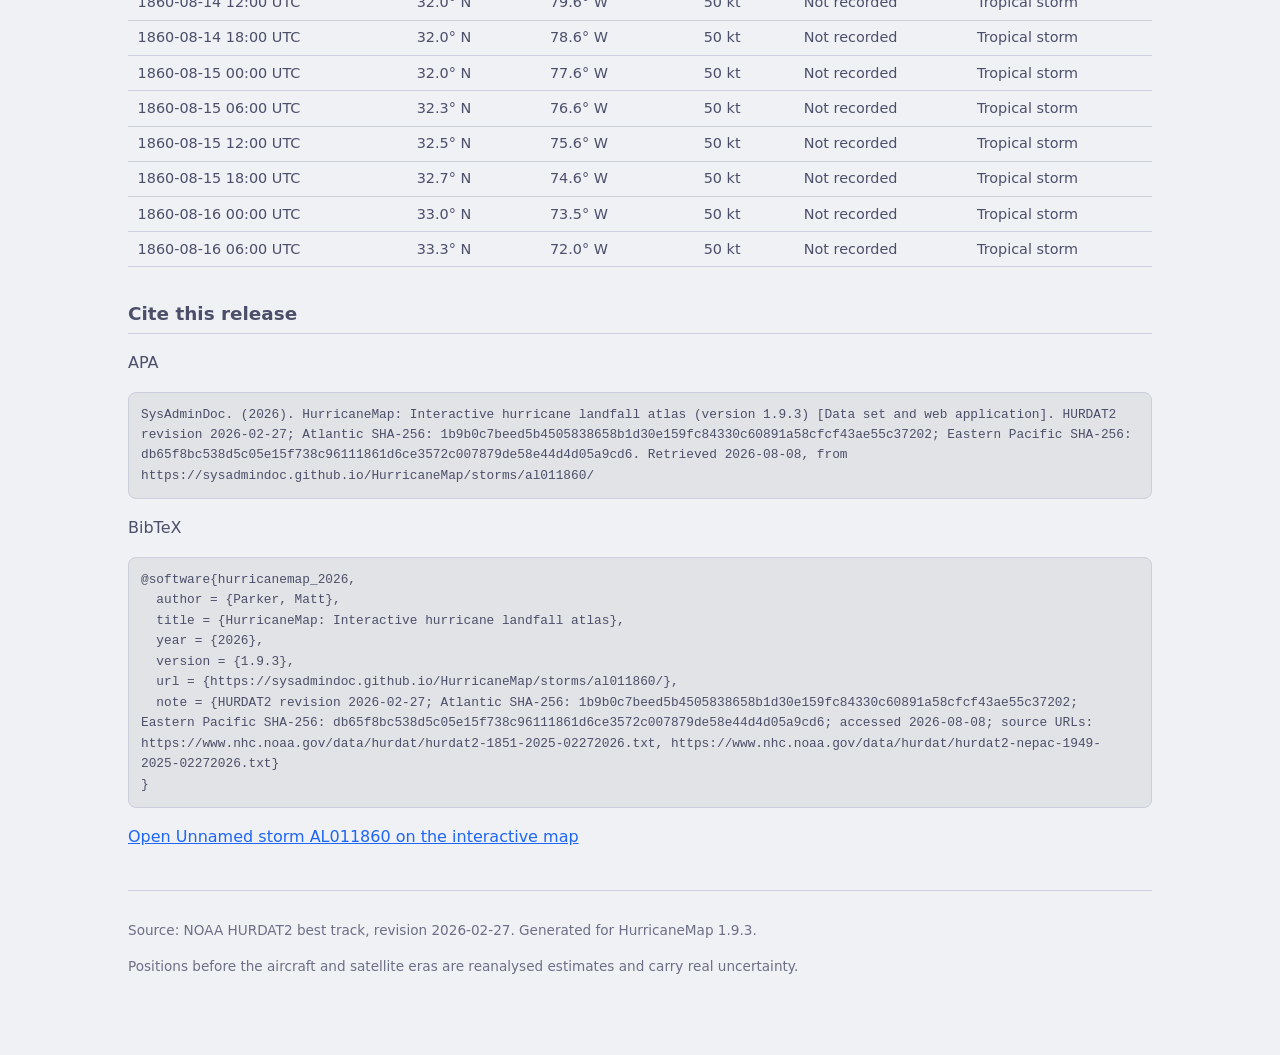
<file: public/hurricanemap/storms/al011860/index.html>
<!doctype html>
<html lang="en">
<head>
<meta charset="utf-8">
<meta name="viewport" content="width=device-width, initial-scale=1, viewport-fit=cover">
<title>Hurricane Unnamed storm AL011860 (1860) landfalls and track | HurricaneMap</title>
<meta name="description" content="Unnamed storm AL011860 made one recorded U.S. landfall in Louisiana during 1860, reaching 110 kt at its peak.">
<link rel="canonical" href="https://sysadmindoc.github.io/HurricaneMap/storms/al011860/">
<meta property="og:type" content="article">
<meta property="og:title" content="Hurricane Unnamed storm AL011860 (1860) landfalls and track">
<meta property="og:description" content="Unnamed storm AL011860 made one recorded U.S. landfall in Louisiana during 1860, reaching 110 kt at its peak.">
<meta property="og:url" content="https://sysadmindoc.github.io/HurricaneMap/storms/al011860/">
<meta property="og:image" content="https://sysadmindoc.github.io/HurricaneMap/example.png">
<meta name="twitter:card" content="summary_large_image">
<script type="application/ld+json">{"@context":"https://schema.org","@graph":[{"@type":"Dataset","name":"Hurricane Unnamed storm AL011860 (1860) best track","description":"Unnamed storm AL011860 made one recorded U.S. landfall in Louisiana during 1860, reaching 110 kt at its peak.","url":"https://sysadmindoc.github.io/HurricaneMap/storms/al011860/","identifier":"AL011860","temporalCoverage":"1860-08-08T00:00:00Z/1860-08-16T06:00:00Z","creator":{"@type":"Organization","name":"NOAA National Hurricane Center"},"isBasedOn":"https://www.nhc.noaa.gov/data/#hurdat","license":"https://github.com/SysAdminDoc/HurricaneMap/blob/main/LICENSE.md","variableMeasured":["Latitude","Longitude","Maximum sustained wind","Minimum central pressure","System status"],"version":"1.9.3"},{"@type":"Article","headline":"Hurricane Unnamed storm AL011860 (1860) landfalls and track","description":"Unnamed storm AL011860 made one recorded U.S. landfall in Louisiana during 1860, reaching 110 kt at its peak.","url":"https://sysadmindoc.github.io/HurricaneMap/storms/al011860/","datePublished":"2026-02-27","isPartOf":{"@type":"WebSite","name":"HurricaneMap","url":"https://sysadmindoc.github.io/HurricaneMap/"}}]}</script>
<style>:root{color-scheme:dark light;--bg:#11111b;--fg:#cdd6f4;--muted:#a6adc8;--line:#313244;--link:#89b4fa}
@media(prefers-color-scheme:light){:root{--bg:#eff1f5;--fg:#4c4f69;--muted:#6c6f85;--line:#ccd0dd;--link:#1e66f5}}
*{box-sizing:border-box}
body{margin:0;padding:0 1rem 4rem;background:var(--bg);color:var(--fg);font:16px/1.6 system-ui,-apple-system,Segoe UI,Roboto,sans-serif}
main,header{max-width:64rem;margin:0 auto}
header{padding:1rem 0;border-bottom:1px solid var(--line)}
a{color:var(--link)}
h1{font-size:1.6rem;line-height:1.25;margin:1.5rem 0 .5rem}
h2{font-size:1.15rem;margin:2rem 0 .5rem;border-bottom:1px solid var(--line);padding-bottom:.25rem}
dl.facts{display:grid;grid-template-columns:repeat(auto-fit,minmax(11rem,1fr));gap:.75rem 1rem;margin:1rem 0}
dl.facts div{border:1px solid var(--line);border-radius:.5rem;padding:.5rem .75rem}
dl.facts dt{font-size:.75rem;text-transform:uppercase;letter-spacing:.04em;color:var(--muted)}
dl.facts dd{margin:.15rem 0 0;font-weight:600}
.table-scroll{overflow-x:auto}
table{border-collapse:collapse;width:100%;font-size:.9rem}
caption{text-align:left;color:var(--muted);font-size:.8rem;padding-bottom:.4rem}
th,td{text-align:left;padding:.35rem .6rem;border-bottom:1px solid var(--line);white-space:nowrap}
th{font-size:.75rem;text-transform:uppercase;letter-spacing:.03em;color:var(--muted)}
pre{overflow-x:auto;background:rgba(127,127,127,.12);border:1px solid var(--line);border-radius:.5rem;padding:.75rem;font-size:.8rem;white-space:pre-wrap;word-break:break-word}
footer{max-width:64rem;margin:2.5rem auto 0;padding-top:1rem;border-top:1px solid var(--line);color:var(--muted);font-size:.85rem}
ul.storm-index{columns:3 14rem;list-style:none;padding:0}
ul.storm-index li{break-inside:avoid;padding:.1rem 0}</style>
</head>
<body>
<header><a href="../../">HurricaneMap</a> <span aria-hidden="true">·</span> <a href="../">All storms</a></header>
<main>
  <h1>Hurricane Unnamed storm AL011860 (1860) landfalls and track</h1>
  <p>Unnamed storm AL011860 made one recorded U.S. landfall in Louisiana during 1860, reaching 110 kt at its peak.</p>
  <dl class="facts">
    <div><dt>Season</dt><dd>1860</dd></div>
    <div><dt>Basin</dt><dd>Atlantic</dd></div>
    <div><dt>Peak wind</dt><dd>110 kt</dd></div>
    <div><dt>Minimum pressure</dt><dd>Not recorded</dd></div>
    <div><dt>Strongest U.S. landfall</dt><dd>Category 3</dd></div>
    <div><dt>U.S. landfalls</dt><dd>1</dd></div>
    <div><dt>HURDAT2 identifier</dt><dd>AL011860</dd></div>
    <div><dt>Track observations</dt><dd>35</dd></div>
  </dl>

  <h2>U.S. landfalls</h2>
  <div class="table-scroll">
    <table>
      <caption>U.S. landfalls recorded for this storm</caption>
      <thead>
        <tr><th scope="col">Time (UTC)</th><th scope="col">State</th><th scope="col">Category</th><th scope="col">Wind</th><th scope="col">Pressure</th><th scope="col">Source</th></tr>
      </thead>
      <tbody>
      <tr>
        <td>1860-08-11 20:00 UTC</td>
        <td>Louisiana</td>
        <td>Category 3</td>
        <td>110 kt</td>
        <td>Not recorded</td>
        <td>Marked in HURDAT2</td>
      </tr>
      </tbody>
    </table>
  </div>

  <h2>Track</h2>
  <div class="table-scroll">
    <table>
      <caption>Six-hourly best-track positions, 35 observations</caption>
      <thead>
        <tr><th scope="col">Time (UTC)</th><th scope="col">Latitude</th><th scope="col">Longitude</th><th scope="col">Wind</th><th scope="col">Pressure</th><th scope="col">Status</th></tr>
      </thead>
      <tbody>
      <tr>
        <td>1860-08-08 00:00 UTC</td>
        <td>27.9° N</td>
        <td>84.1° W</td>
        <td>40 kt</td>
        <td>Not recorded</td>
        <td>Tropical storm</td>
      </tr>
      <tr>
        <td>1860-08-08 06:00 UTC</td>
        <td>27.8° N</td>
        <td>84.5° W</td>
        <td>40 kt</td>
        <td>Not recorded</td>
        <td>Tropical storm</td>
      </tr>
      <tr>
        <td>1860-08-08 12:00 UTC</td>
        <td>27.8° N</td>
        <td>84.8° W</td>
        <td>50 kt</td>
        <td>Not recorded</td>
        <td>Tropical storm</td>
      </tr>
      <tr>
        <td>1860-08-08 18:00 UTC</td>
        <td>27.7° N</td>
        <td>85.3° W</td>
        <td>50 kt</td>
        <td>Not recorded</td>
        <td>Tropical storm</td>
      </tr>
      <tr>
        <td>1860-08-09 00:00 UTC</td>
        <td>27.6° N</td>
        <td>85.9° W</td>
        <td>60 kt</td>
        <td>Not recorded</td>
        <td>Tropical storm</td>
      </tr>
      <tr>
        <td>1860-08-09 06:00 UTC</td>
        <td>27.5° N</td>
        <td>86.3° W</td>
        <td>60 kt</td>
        <td>Not recorded</td>
        <td>Tropical storm</td>
      </tr>
      <tr>
        <td>1860-08-09 12:00 UTC</td>
        <td>27.5° N</td>
        <td>86.8° W</td>
        <td>70 kt</td>
        <td>Not recorded</td>
        <td>Hurricane</td>
      </tr>
      <tr>
        <td>1860-08-09 18:00 UTC</td>
        <td>27.4° N</td>
        <td>87.5° W</td>
        <td>70 kt</td>
        <td>Not recorded</td>
        <td>Hurricane</td>
      </tr>
      <tr>
        <td>1860-08-10 00:00 UTC</td>
        <td>27.4° N</td>
        <td>88.0° W</td>
        <td>80 kt</td>
        <td>Not recorded</td>
        <td>Hurricane</td>
      </tr>
      <tr>
        <td>1860-08-10 06:00 UTC</td>
        <td>27.4° N</td>
        <td>88.5° W</td>
        <td>80 kt</td>
        <td>Not recorded</td>
        <td>Hurricane</td>
      </tr>
      <tr>
        <td>1860-08-10 12:00 UTC</td>
        <td>27.5° N</td>
        <td>89.0° W</td>
        <td>90 kt</td>
        <td>Not recorded</td>
        <td>Hurricane</td>
      </tr>
      <tr>
        <td>1860-08-10 18:00 UTC</td>
        <td>27.5° N</td>
        <td>89.5° W</td>
        <td>90 kt</td>
        <td>Not recorded</td>
        <td>Hurricane</td>
      </tr>
      <tr>
        <td>1860-08-11 00:00 UTC</td>
        <td>27.6° N</td>
        <td>89.9° W</td>
        <td>100 kt</td>
        <td>Not recorded</td>
        <td>Hurricane</td>
      </tr>
      <tr>
        <td>1860-08-11 06:00 UTC</td>
        <td>27.9° N</td>
        <td>90.1° W</td>
        <td>100 kt</td>
        <td>Not recorded</td>
        <td>Hurricane</td>
      </tr>
      <tr>
        <td>1860-08-11 12:00 UTC</td>
        <td>28.4° N</td>
        <td>90.3° W</td>
        <td>110 kt</td>
        <td>Not recorded</td>
        <td>Hurricane</td>
      </tr>
      <tr>
        <td>1860-08-11 18:00 UTC</td>
        <td>29.0° N</td>
        <td>90.1° W</td>
        <td>110 kt</td>
        <td>Not recorded</td>
        <td>Hurricane</td>
      </tr>
      <tr>
        <td>1860-08-11 20:00 UTC</td>
        <td>29.2° N</td>
        <td>90.0° W</td>
        <td>110 kt</td>
        <td>Not recorded</td>
        <td>Hurricane</td>
      </tr>
      <tr>
        <td>1860-08-12 00:00 UTC</td>
        <td>29.7° N</td>
        <td>89.8° W</td>
        <td>100 kt</td>
        <td>Not recorded</td>
        <td>Hurricane</td>
      </tr>
      <tr>
        <td>1860-08-12 06:00 UTC</td>
        <td>30.5° N</td>
        <td>88.9° W</td>
        <td>100 kt</td>
        <td>Not recorded</td>
        <td>Hurricane</td>
      </tr>
      <tr>
        <td>1860-08-12 12:00 UTC</td>
        <td>31.0° N</td>
        <td>88.0° W</td>
        <td>70 kt</td>
        <td>Not recorded</td>
        <td>Hurricane</td>
      </tr>
      <tr>
        <td>1860-08-12 18:00 UTC</td>
        <td>31.3° N</td>
        <td>86.8° W</td>
        <td>50 kt</td>
        <td>Not recorded</td>
        <td>Tropical storm</td>
      </tr>
      <tr>
        <td>1860-08-13 00:00 UTC</td>
        <td>31.4° N</td>
        <td>85.6° W</td>
        <td>40 kt</td>
        <td>Not recorded</td>
        <td>Tropical storm</td>
      </tr>
      <tr>
        <td>1860-08-13 06:00 UTC</td>
        <td>31.5° N</td>
        <td>84.6° W</td>
        <td>40 kt</td>
        <td>Not recorded</td>
        <td>Tropical storm</td>
      </tr>
      <tr>
        <td>1860-08-13 12:00 UTC</td>
        <td>31.7° N</td>
        <td>83.6° W</td>
        <td>40 kt</td>
        <td>Not recorded</td>
        <td>Tropical storm</td>
      </tr>
      <tr>
        <td>1860-08-13 18:00 UTC</td>
        <td>31.8° N</td>
        <td>82.6° W</td>
        <td>40 kt</td>
        <td>Not recorded</td>
        <td>Tropical storm</td>
      </tr>
      <tr>
        <td>1860-08-14 00:00 UTC</td>
        <td>31.9° N</td>
        <td>81.6° W</td>
        <td>40 kt</td>
        <td>Not recorded</td>
        <td>Tropical storm</td>
      </tr>
      <tr>
        <td>1860-08-14 06:00 UTC</td>
        <td>32.0° N</td>
        <td>80.6° W</td>
        <td>40 kt</td>
        <td>Not recorded</td>
        <td>Tropical storm</td>
      </tr>
      <tr>
        <td>1860-08-14 12:00 UTC</td>
        <td>32.0° N</td>
        <td>79.6° W</td>
        <td>50 kt</td>
        <td>Not recorded</td>
        <td>Tropical storm</td>
      </tr>
      <tr>
        <td>1860-08-14 18:00 UTC</td>
        <td>32.0° N</td>
        <td>78.6° W</td>
        <td>50 kt</td>
        <td>Not recorded</td>
        <td>Tropical storm</td>
      </tr>
      <tr>
        <td>1860-08-15 00:00 UTC</td>
        <td>32.0° N</td>
        <td>77.6° W</td>
        <td>50 kt</td>
        <td>Not recorded</td>
        <td>Tropical storm</td>
      </tr>
      <tr>
        <td>1860-08-15 06:00 UTC</td>
        <td>32.3° N</td>
        <td>76.6° W</td>
        <td>50 kt</td>
        <td>Not recorded</td>
        <td>Tropical storm</td>
      </tr>
      <tr>
        <td>1860-08-15 12:00 UTC</td>
        <td>32.5° N</td>
        <td>75.6° W</td>
        <td>50 kt</td>
        <td>Not recorded</td>
        <td>Tropical storm</td>
      </tr>
      <tr>
        <td>1860-08-15 18:00 UTC</td>
        <td>32.7° N</td>
        <td>74.6° W</td>
        <td>50 kt</td>
        <td>Not recorded</td>
        <td>Tropical storm</td>
      </tr>
      <tr>
        <td>1860-08-16 00:00 UTC</td>
        <td>33.0° N</td>
        <td>73.5° W</td>
        <td>50 kt</td>
        <td>Not recorded</td>
        <td>Tropical storm</td>
      </tr>
      <tr>
        <td>1860-08-16 06:00 UTC</td>
        <td>33.3° N</td>
        <td>72.0° W</td>
        <td>50 kt</td>
        <td>Not recorded</td>
        <td>Tropical storm</td>
      </tr>
      </tbody>
    </table>
  </div>

  <h2>Cite this release</h2>
  <p>APA</p>
  <pre>SysAdminDoc. (2026). HurricaneMap: Interactive hurricane landfall atlas (version 1.9.3) [Data set and web application]. HURDAT2 revision 2026-02-27; Atlantic SHA-256: 1b9b0c7beed5b4505838658b1d30e159fc84330c60891a58cfcf43ae55c37202; Eastern Pacific SHA-256: db65f8bc538d5c05e15f738c96111861d6ce3572c007879de58e44d4d05a9cd6. Retrieved 2026-08-08, from https://sysadmindoc.github.io/HurricaneMap/storms/al011860/</pre>
  <p>BibTeX</p>
  <pre>@software{hurricanemap_2026,
  author = {Parker, Matt},
  title = {HurricaneMap: Interactive hurricane landfall atlas},
  year = {2026},
  version = {1.9.3},
  url = {https://sysadmindoc.github.io/HurricaneMap/storms/al011860/},
  note = {HURDAT2 revision 2026-02-27; Atlantic SHA-256: 1b9b0c7beed5b4505838658b1d30e159fc84330c60891a58cfcf43ae55c37202; Eastern Pacific SHA-256: db65f8bc538d5c05e15f738c96111861d6ce3572c007879de58e44d4d05a9cd6; accessed 2026-08-08; source URLs: https://www.nhc.noaa.gov/data/hurdat/hurdat2-1851-2025-02272026.txt, https://www.nhc.noaa.gov/data/hurdat/hurdat2-nepac-1949-2025-02272026.txt}
}</pre>

  <p><a href="../../#v=1&amp;storm=AL011860">Open Unnamed storm AL011860 on the interactive map</a></p>
</main>
<footer>
  <p>Source: NOAA HURDAT2 best track, revision 2026-02-27. Generated for HurricaneMap 1.9.3.</p>
  <p>Positions before the aircraft and satellite eras are reanalysed estimates and carry real uncertainty.</p>
</footer>
</body>
</html>
</file>
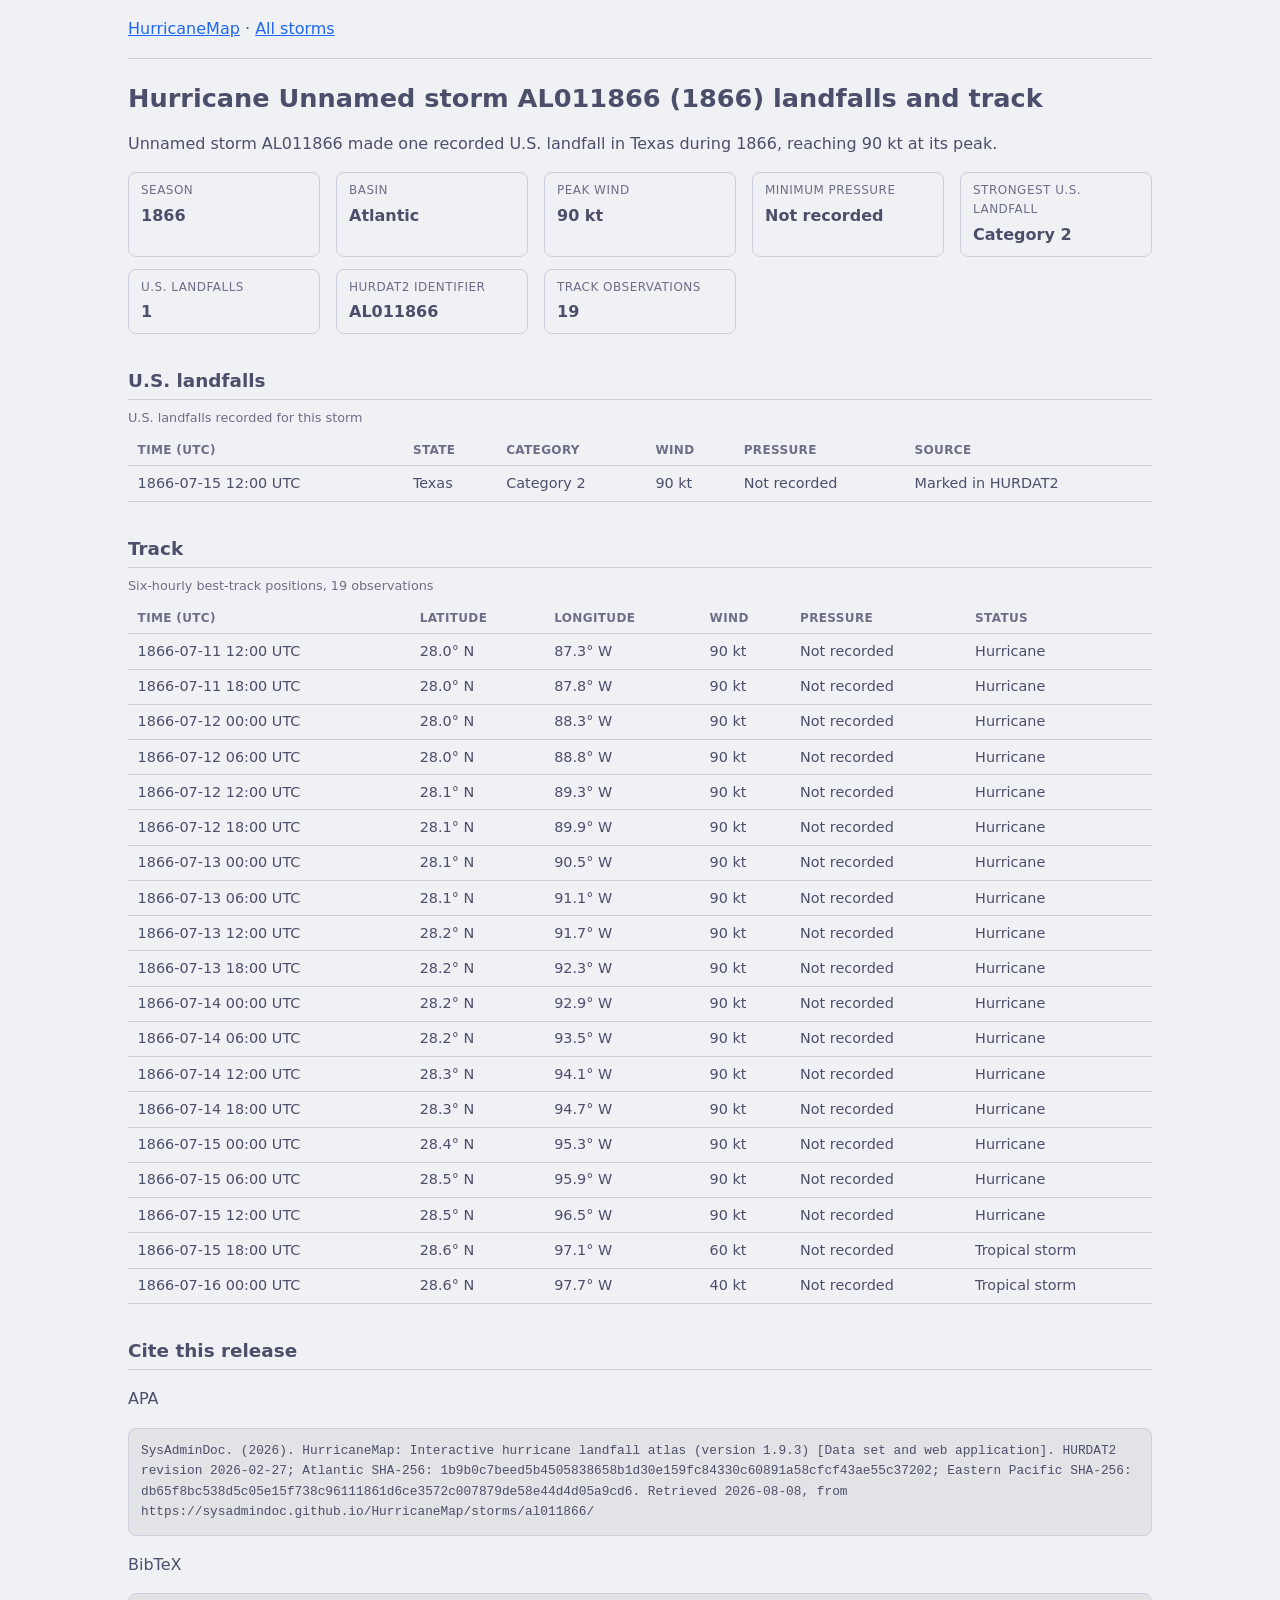
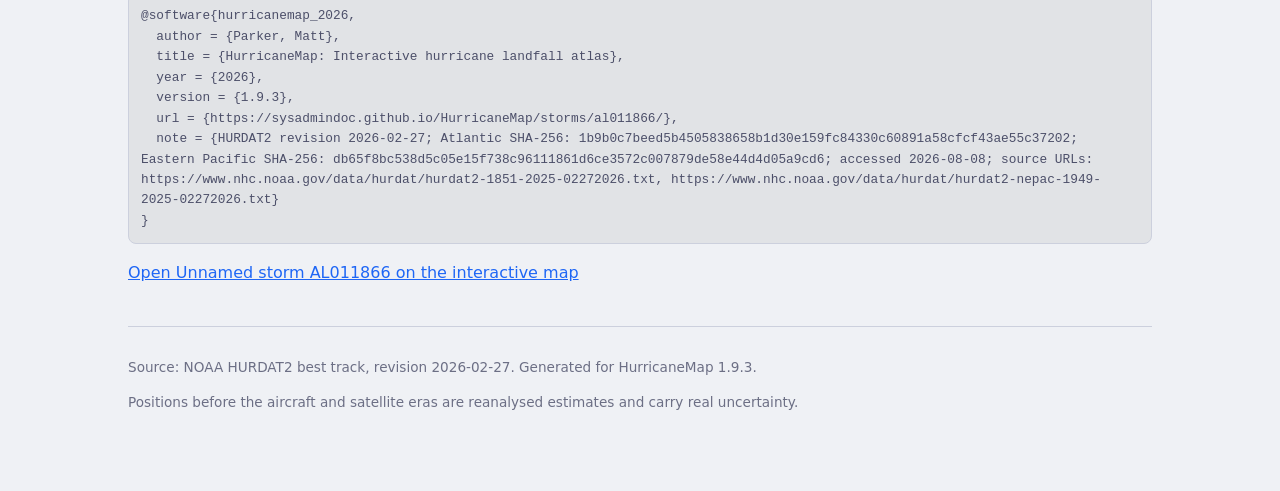
<file: public/hurricanemap/storms/al011866/index.html>
<!doctype html>
<html lang="en">
<head>
<meta charset="utf-8">
<meta name="viewport" content="width=device-width, initial-scale=1, viewport-fit=cover">
<title>Hurricane Unnamed storm AL011866 (1866) landfalls and track | HurricaneMap</title>
<meta name="description" content="Unnamed storm AL011866 made one recorded U.S. landfall in Texas during 1866, reaching 90 kt at its peak.">
<link rel="canonical" href="https://sysadmindoc.github.io/HurricaneMap/storms/al011866/">
<meta property="og:type" content="article">
<meta property="og:title" content="Hurricane Unnamed storm AL011866 (1866) landfalls and track">
<meta property="og:description" content="Unnamed storm AL011866 made one recorded U.S. landfall in Texas during 1866, reaching 90 kt at its peak.">
<meta property="og:url" content="https://sysadmindoc.github.io/HurricaneMap/storms/al011866/">
<meta property="og:image" content="https://sysadmindoc.github.io/HurricaneMap/example.png">
<meta name="twitter:card" content="summary_large_image">
<script type="application/ld+json">{"@context":"https://schema.org","@graph":[{"@type":"Dataset","name":"Hurricane Unnamed storm AL011866 (1866) best track","description":"Unnamed storm AL011866 made one recorded U.S. landfall in Texas during 1866, reaching 90 kt at its peak.","url":"https://sysadmindoc.github.io/HurricaneMap/storms/al011866/","identifier":"AL011866","temporalCoverage":"1866-07-11T12:00:00Z/1866-07-16T00:00:00Z","creator":{"@type":"Organization","name":"NOAA National Hurricane Center"},"isBasedOn":"https://www.nhc.noaa.gov/data/#hurdat","license":"https://github.com/SysAdminDoc/HurricaneMap/blob/main/LICENSE.md","variableMeasured":["Latitude","Longitude","Maximum sustained wind","Minimum central pressure","System status"],"version":"1.9.3"},{"@type":"Article","headline":"Hurricane Unnamed storm AL011866 (1866) landfalls and track","description":"Unnamed storm AL011866 made one recorded U.S. landfall in Texas during 1866, reaching 90 kt at its peak.","url":"https://sysadmindoc.github.io/HurricaneMap/storms/al011866/","datePublished":"2026-02-27","isPartOf":{"@type":"WebSite","name":"HurricaneMap","url":"https://sysadmindoc.github.io/HurricaneMap/"}}]}</script>
<style>:root{color-scheme:dark light;--bg:#11111b;--fg:#cdd6f4;--muted:#a6adc8;--line:#313244;--link:#89b4fa}
@media(prefers-color-scheme:light){:root{--bg:#eff1f5;--fg:#4c4f69;--muted:#6c6f85;--line:#ccd0dd;--link:#1e66f5}}
*{box-sizing:border-box}
body{margin:0;padding:0 1rem 4rem;background:var(--bg);color:var(--fg);font:16px/1.6 system-ui,-apple-system,Segoe UI,Roboto,sans-serif}
main,header{max-width:64rem;margin:0 auto}
header{padding:1rem 0;border-bottom:1px solid var(--line)}
a{color:var(--link)}
h1{font-size:1.6rem;line-height:1.25;margin:1.5rem 0 .5rem}
h2{font-size:1.15rem;margin:2rem 0 .5rem;border-bottom:1px solid var(--line);padding-bottom:.25rem}
dl.facts{display:grid;grid-template-columns:repeat(auto-fit,minmax(11rem,1fr));gap:.75rem 1rem;margin:1rem 0}
dl.facts div{border:1px solid var(--line);border-radius:.5rem;padding:.5rem .75rem}
dl.facts dt{font-size:.75rem;text-transform:uppercase;letter-spacing:.04em;color:var(--muted)}
dl.facts dd{margin:.15rem 0 0;font-weight:600}
.table-scroll{overflow-x:auto}
table{border-collapse:collapse;width:100%;font-size:.9rem}
caption{text-align:left;color:var(--muted);font-size:.8rem;padding-bottom:.4rem}
th,td{text-align:left;padding:.35rem .6rem;border-bottom:1px solid var(--line);white-space:nowrap}
th{font-size:.75rem;text-transform:uppercase;letter-spacing:.03em;color:var(--muted)}
pre{overflow-x:auto;background:rgba(127,127,127,.12);border:1px solid var(--line);border-radius:.5rem;padding:.75rem;font-size:.8rem;white-space:pre-wrap;word-break:break-word}
footer{max-width:64rem;margin:2.5rem auto 0;padding-top:1rem;border-top:1px solid var(--line);color:var(--muted);font-size:.85rem}
ul.storm-index{columns:3 14rem;list-style:none;padding:0}
ul.storm-index li{break-inside:avoid;padding:.1rem 0}</style>
</head>
<body>
<header><a href="../../">HurricaneMap</a> <span aria-hidden="true">·</span> <a href="../">All storms</a></header>
<main>
  <h1>Hurricane Unnamed storm AL011866 (1866) landfalls and track</h1>
  <p>Unnamed storm AL011866 made one recorded U.S. landfall in Texas during 1866, reaching 90 kt at its peak.</p>
  <dl class="facts">
    <div><dt>Season</dt><dd>1866</dd></div>
    <div><dt>Basin</dt><dd>Atlantic</dd></div>
    <div><dt>Peak wind</dt><dd>90 kt</dd></div>
    <div><dt>Minimum pressure</dt><dd>Not recorded</dd></div>
    <div><dt>Strongest U.S. landfall</dt><dd>Category 2</dd></div>
    <div><dt>U.S. landfalls</dt><dd>1</dd></div>
    <div><dt>HURDAT2 identifier</dt><dd>AL011866</dd></div>
    <div><dt>Track observations</dt><dd>19</dd></div>
  </dl>

  <h2>U.S. landfalls</h2>
  <div class="table-scroll">
    <table>
      <caption>U.S. landfalls recorded for this storm</caption>
      <thead>
        <tr><th scope="col">Time (UTC)</th><th scope="col">State</th><th scope="col">Category</th><th scope="col">Wind</th><th scope="col">Pressure</th><th scope="col">Source</th></tr>
      </thead>
      <tbody>
      <tr>
        <td>1866-07-15 12:00 UTC</td>
        <td>Texas</td>
        <td>Category 2</td>
        <td>90 kt</td>
        <td>Not recorded</td>
        <td>Marked in HURDAT2</td>
      </tr>
      </tbody>
    </table>
  </div>

  <h2>Track</h2>
  <div class="table-scroll">
    <table>
      <caption>Six-hourly best-track positions, 19 observations</caption>
      <thead>
        <tr><th scope="col">Time (UTC)</th><th scope="col">Latitude</th><th scope="col">Longitude</th><th scope="col">Wind</th><th scope="col">Pressure</th><th scope="col">Status</th></tr>
      </thead>
      <tbody>
      <tr>
        <td>1866-07-11 12:00 UTC</td>
        <td>28.0° N</td>
        <td>87.3° W</td>
        <td>90 kt</td>
        <td>Not recorded</td>
        <td>Hurricane</td>
      </tr>
      <tr>
        <td>1866-07-11 18:00 UTC</td>
        <td>28.0° N</td>
        <td>87.8° W</td>
        <td>90 kt</td>
        <td>Not recorded</td>
        <td>Hurricane</td>
      </tr>
      <tr>
        <td>1866-07-12 00:00 UTC</td>
        <td>28.0° N</td>
        <td>88.3° W</td>
        <td>90 kt</td>
        <td>Not recorded</td>
        <td>Hurricane</td>
      </tr>
      <tr>
        <td>1866-07-12 06:00 UTC</td>
        <td>28.0° N</td>
        <td>88.8° W</td>
        <td>90 kt</td>
        <td>Not recorded</td>
        <td>Hurricane</td>
      </tr>
      <tr>
        <td>1866-07-12 12:00 UTC</td>
        <td>28.1° N</td>
        <td>89.3° W</td>
        <td>90 kt</td>
        <td>Not recorded</td>
        <td>Hurricane</td>
      </tr>
      <tr>
        <td>1866-07-12 18:00 UTC</td>
        <td>28.1° N</td>
        <td>89.9° W</td>
        <td>90 kt</td>
        <td>Not recorded</td>
        <td>Hurricane</td>
      </tr>
      <tr>
        <td>1866-07-13 00:00 UTC</td>
        <td>28.1° N</td>
        <td>90.5° W</td>
        <td>90 kt</td>
        <td>Not recorded</td>
        <td>Hurricane</td>
      </tr>
      <tr>
        <td>1866-07-13 06:00 UTC</td>
        <td>28.1° N</td>
        <td>91.1° W</td>
        <td>90 kt</td>
        <td>Not recorded</td>
        <td>Hurricane</td>
      </tr>
      <tr>
        <td>1866-07-13 12:00 UTC</td>
        <td>28.2° N</td>
        <td>91.7° W</td>
        <td>90 kt</td>
        <td>Not recorded</td>
        <td>Hurricane</td>
      </tr>
      <tr>
        <td>1866-07-13 18:00 UTC</td>
        <td>28.2° N</td>
        <td>92.3° W</td>
        <td>90 kt</td>
        <td>Not recorded</td>
        <td>Hurricane</td>
      </tr>
      <tr>
        <td>1866-07-14 00:00 UTC</td>
        <td>28.2° N</td>
        <td>92.9° W</td>
        <td>90 kt</td>
        <td>Not recorded</td>
        <td>Hurricane</td>
      </tr>
      <tr>
        <td>1866-07-14 06:00 UTC</td>
        <td>28.2° N</td>
        <td>93.5° W</td>
        <td>90 kt</td>
        <td>Not recorded</td>
        <td>Hurricane</td>
      </tr>
      <tr>
        <td>1866-07-14 12:00 UTC</td>
        <td>28.3° N</td>
        <td>94.1° W</td>
        <td>90 kt</td>
        <td>Not recorded</td>
        <td>Hurricane</td>
      </tr>
      <tr>
        <td>1866-07-14 18:00 UTC</td>
        <td>28.3° N</td>
        <td>94.7° W</td>
        <td>90 kt</td>
        <td>Not recorded</td>
        <td>Hurricane</td>
      </tr>
      <tr>
        <td>1866-07-15 00:00 UTC</td>
        <td>28.4° N</td>
        <td>95.3° W</td>
        <td>90 kt</td>
        <td>Not recorded</td>
        <td>Hurricane</td>
      </tr>
      <tr>
        <td>1866-07-15 06:00 UTC</td>
        <td>28.5° N</td>
        <td>95.9° W</td>
        <td>90 kt</td>
        <td>Not recorded</td>
        <td>Hurricane</td>
      </tr>
      <tr>
        <td>1866-07-15 12:00 UTC</td>
        <td>28.5° N</td>
        <td>96.5° W</td>
        <td>90 kt</td>
        <td>Not recorded</td>
        <td>Hurricane</td>
      </tr>
      <tr>
        <td>1866-07-15 18:00 UTC</td>
        <td>28.6° N</td>
        <td>97.1° W</td>
        <td>60 kt</td>
        <td>Not recorded</td>
        <td>Tropical storm</td>
      </tr>
      <tr>
        <td>1866-07-16 00:00 UTC</td>
        <td>28.6° N</td>
        <td>97.7° W</td>
        <td>40 kt</td>
        <td>Not recorded</td>
        <td>Tropical storm</td>
      </tr>
      </tbody>
    </table>
  </div>

  <h2>Cite this release</h2>
  <p>APA</p>
  <pre>SysAdminDoc. (2026). HurricaneMap: Interactive hurricane landfall atlas (version 1.9.3) [Data set and web application]. HURDAT2 revision 2026-02-27; Atlantic SHA-256: 1b9b0c7beed5b4505838658b1d30e159fc84330c60891a58cfcf43ae55c37202; Eastern Pacific SHA-256: db65f8bc538d5c05e15f738c96111861d6ce3572c007879de58e44d4d05a9cd6. Retrieved 2026-08-08, from https://sysadmindoc.github.io/HurricaneMap/storms/al011866/</pre>
  <p>BibTeX</p>
  <pre>@software{hurricanemap_2026,
  author = {Parker, Matt},
  title = {HurricaneMap: Interactive hurricane landfall atlas},
  year = {2026},
  version = {1.9.3},
  url = {https://sysadmindoc.github.io/HurricaneMap/storms/al011866/},
  note = {HURDAT2 revision 2026-02-27; Atlantic SHA-256: 1b9b0c7beed5b4505838658b1d30e159fc84330c60891a58cfcf43ae55c37202; Eastern Pacific SHA-256: db65f8bc538d5c05e15f738c96111861d6ce3572c007879de58e44d4d05a9cd6; accessed 2026-08-08; source URLs: https://www.nhc.noaa.gov/data/hurdat/hurdat2-1851-2025-02272026.txt, https://www.nhc.noaa.gov/data/hurdat/hurdat2-nepac-1949-2025-02272026.txt}
}</pre>

  <p><a href="../../#v=1&amp;storm=AL011866">Open Unnamed storm AL011866 on the interactive map</a></p>
</main>
<footer>
  <p>Source: NOAA HURDAT2 best track, revision 2026-02-27. Generated for HurricaneMap 1.9.3.</p>
  <p>Positions before the aircraft and satellite eras are reanalysed estimates and carry real uncertainty.</p>
</footer>
</body>
</html>
</file>
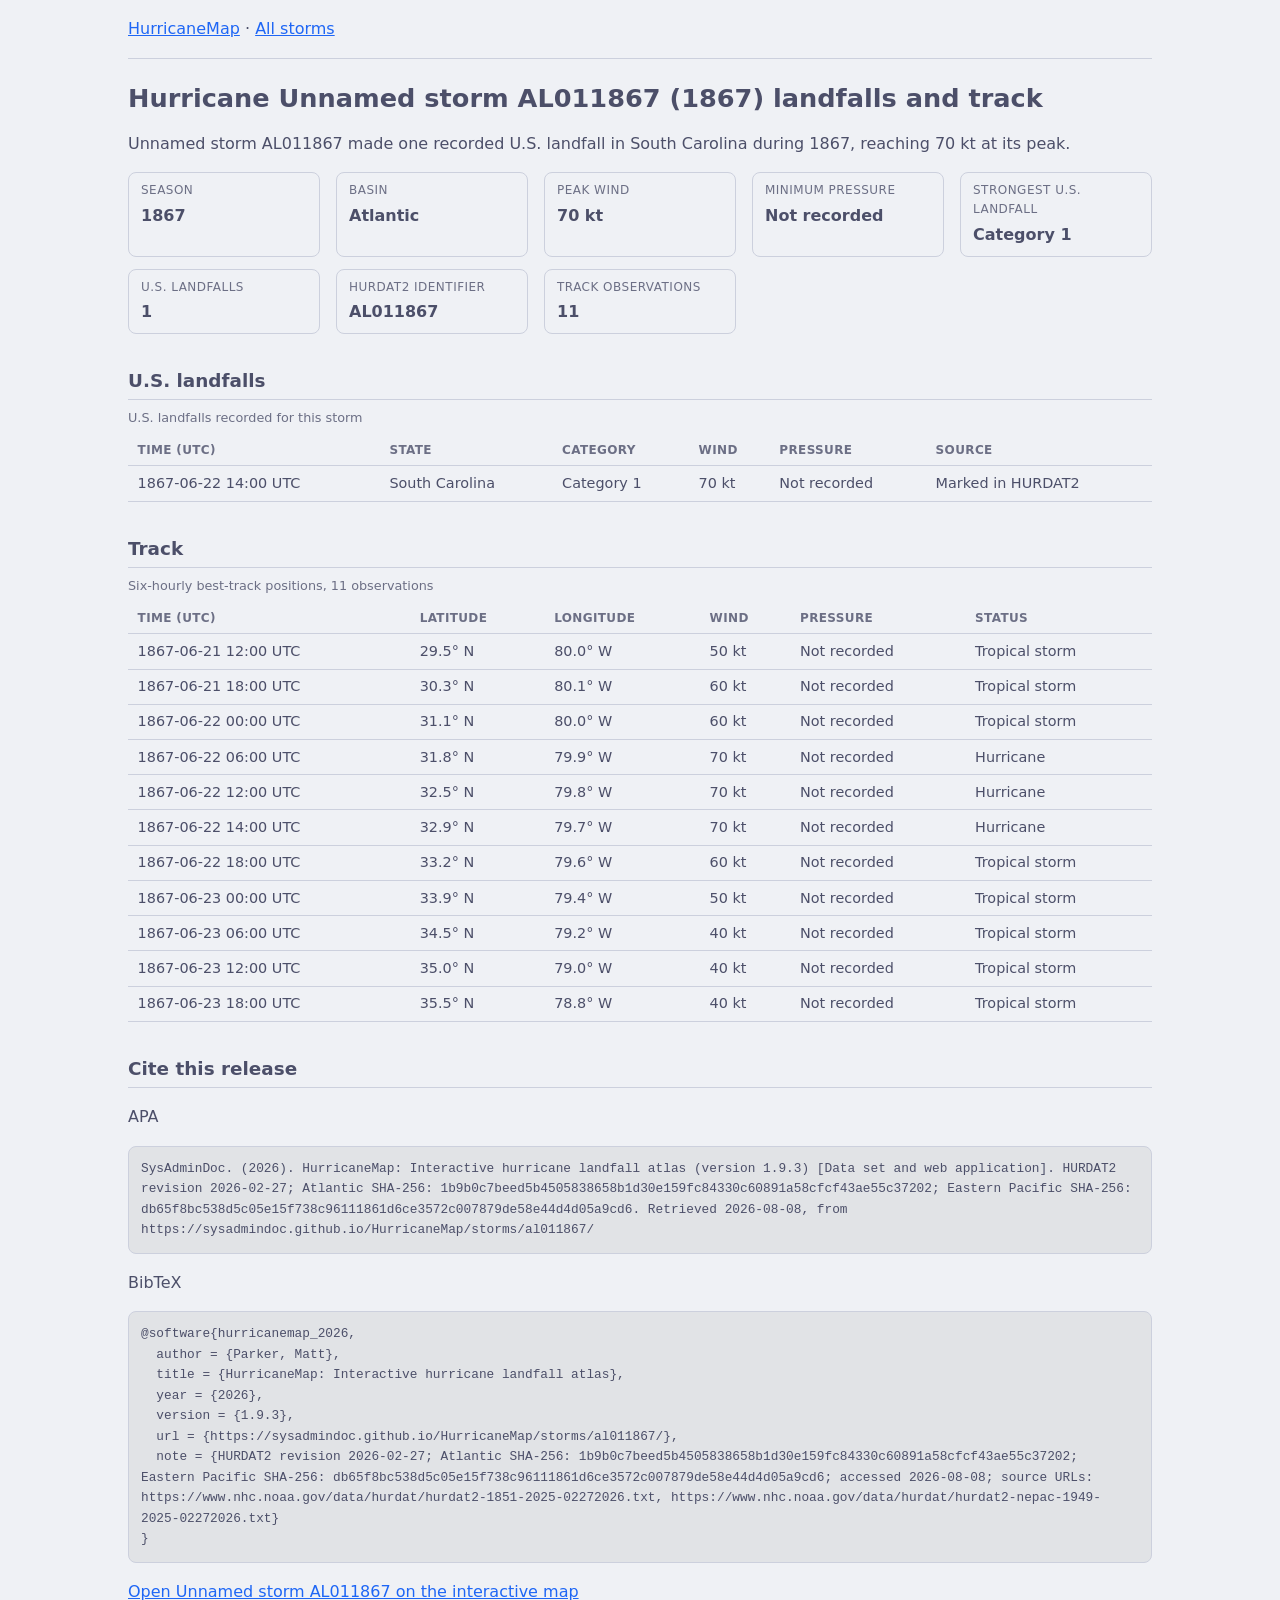
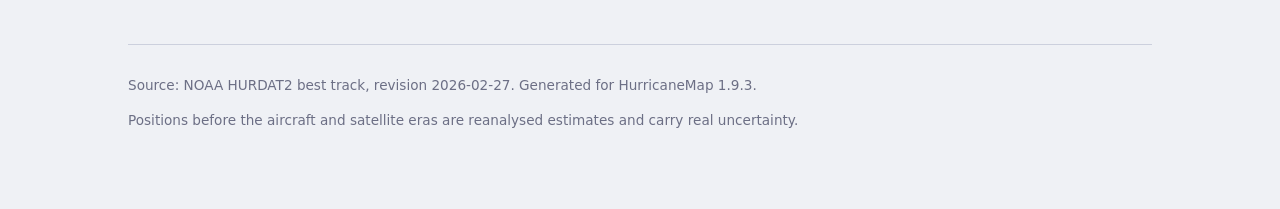
<file: public/hurricanemap/storms/al011867/index.html>
<!doctype html>
<html lang="en">
<head>
<meta charset="utf-8">
<meta name="viewport" content="width=device-width, initial-scale=1, viewport-fit=cover">
<title>Hurricane Unnamed storm AL011867 (1867) landfalls and track | HurricaneMap</title>
<meta name="description" content="Unnamed storm AL011867 made one recorded U.S. landfall in South Carolina during 1867, reaching 70 kt at its peak.">
<link rel="canonical" href="https://sysadmindoc.github.io/HurricaneMap/storms/al011867/">
<meta property="og:type" content="article">
<meta property="og:title" content="Hurricane Unnamed storm AL011867 (1867) landfalls and track">
<meta property="og:description" content="Unnamed storm AL011867 made one recorded U.S. landfall in South Carolina during 1867, reaching 70 kt at its peak.">
<meta property="og:url" content="https://sysadmindoc.github.io/HurricaneMap/storms/al011867/">
<meta property="og:image" content="https://sysadmindoc.github.io/HurricaneMap/example.png">
<meta name="twitter:card" content="summary_large_image">
<script type="application/ld+json">{"@context":"https://schema.org","@graph":[{"@type":"Dataset","name":"Hurricane Unnamed storm AL011867 (1867) best track","description":"Unnamed storm AL011867 made one recorded U.S. landfall in South Carolina during 1867, reaching 70 kt at its peak.","url":"https://sysadmindoc.github.io/HurricaneMap/storms/al011867/","identifier":"AL011867","temporalCoverage":"1867-06-21T12:00:00Z/1867-06-23T18:00:00Z","creator":{"@type":"Organization","name":"NOAA National Hurricane Center"},"isBasedOn":"https://www.nhc.noaa.gov/data/#hurdat","license":"https://github.com/SysAdminDoc/HurricaneMap/blob/main/LICENSE.md","variableMeasured":["Latitude","Longitude","Maximum sustained wind","Minimum central pressure","System status"],"version":"1.9.3"},{"@type":"Article","headline":"Hurricane Unnamed storm AL011867 (1867) landfalls and track","description":"Unnamed storm AL011867 made one recorded U.S. landfall in South Carolina during 1867, reaching 70 kt at its peak.","url":"https://sysadmindoc.github.io/HurricaneMap/storms/al011867/","datePublished":"2026-02-27","isPartOf":{"@type":"WebSite","name":"HurricaneMap","url":"https://sysadmindoc.github.io/HurricaneMap/"}}]}</script>
<style>:root{color-scheme:dark light;--bg:#11111b;--fg:#cdd6f4;--muted:#a6adc8;--line:#313244;--link:#89b4fa}
@media(prefers-color-scheme:light){:root{--bg:#eff1f5;--fg:#4c4f69;--muted:#6c6f85;--line:#ccd0dd;--link:#1e66f5}}
*{box-sizing:border-box}
body{margin:0;padding:0 1rem 4rem;background:var(--bg);color:var(--fg);font:16px/1.6 system-ui,-apple-system,Segoe UI,Roboto,sans-serif}
main,header{max-width:64rem;margin:0 auto}
header{padding:1rem 0;border-bottom:1px solid var(--line)}
a{color:var(--link)}
h1{font-size:1.6rem;line-height:1.25;margin:1.5rem 0 .5rem}
h2{font-size:1.15rem;margin:2rem 0 .5rem;border-bottom:1px solid var(--line);padding-bottom:.25rem}
dl.facts{display:grid;grid-template-columns:repeat(auto-fit,minmax(11rem,1fr));gap:.75rem 1rem;margin:1rem 0}
dl.facts div{border:1px solid var(--line);border-radius:.5rem;padding:.5rem .75rem}
dl.facts dt{font-size:.75rem;text-transform:uppercase;letter-spacing:.04em;color:var(--muted)}
dl.facts dd{margin:.15rem 0 0;font-weight:600}
.table-scroll{overflow-x:auto}
table{border-collapse:collapse;width:100%;font-size:.9rem}
caption{text-align:left;color:var(--muted);font-size:.8rem;padding-bottom:.4rem}
th,td{text-align:left;padding:.35rem .6rem;border-bottom:1px solid var(--line);white-space:nowrap}
th{font-size:.75rem;text-transform:uppercase;letter-spacing:.03em;color:var(--muted)}
pre{overflow-x:auto;background:rgba(127,127,127,.12);border:1px solid var(--line);border-radius:.5rem;padding:.75rem;font-size:.8rem;white-space:pre-wrap;word-break:break-word}
footer{max-width:64rem;margin:2.5rem auto 0;padding-top:1rem;border-top:1px solid var(--line);color:var(--muted);font-size:.85rem}
ul.storm-index{columns:3 14rem;list-style:none;padding:0}
ul.storm-index li{break-inside:avoid;padding:.1rem 0}</style>
</head>
<body>
<header><a href="../../">HurricaneMap</a> <span aria-hidden="true">·</span> <a href="../">All storms</a></header>
<main>
  <h1>Hurricane Unnamed storm AL011867 (1867) landfalls and track</h1>
  <p>Unnamed storm AL011867 made one recorded U.S. landfall in South Carolina during 1867, reaching 70 kt at its peak.</p>
  <dl class="facts">
    <div><dt>Season</dt><dd>1867</dd></div>
    <div><dt>Basin</dt><dd>Atlantic</dd></div>
    <div><dt>Peak wind</dt><dd>70 kt</dd></div>
    <div><dt>Minimum pressure</dt><dd>Not recorded</dd></div>
    <div><dt>Strongest U.S. landfall</dt><dd>Category 1</dd></div>
    <div><dt>U.S. landfalls</dt><dd>1</dd></div>
    <div><dt>HURDAT2 identifier</dt><dd>AL011867</dd></div>
    <div><dt>Track observations</dt><dd>11</dd></div>
  </dl>

  <h2>U.S. landfalls</h2>
  <div class="table-scroll">
    <table>
      <caption>U.S. landfalls recorded for this storm</caption>
      <thead>
        <tr><th scope="col">Time (UTC)</th><th scope="col">State</th><th scope="col">Category</th><th scope="col">Wind</th><th scope="col">Pressure</th><th scope="col">Source</th></tr>
      </thead>
      <tbody>
      <tr>
        <td>1867-06-22 14:00 UTC</td>
        <td>South Carolina</td>
        <td>Category 1</td>
        <td>70 kt</td>
        <td>Not recorded</td>
        <td>Marked in HURDAT2</td>
      </tr>
      </tbody>
    </table>
  </div>

  <h2>Track</h2>
  <div class="table-scroll">
    <table>
      <caption>Six-hourly best-track positions, 11 observations</caption>
      <thead>
        <tr><th scope="col">Time (UTC)</th><th scope="col">Latitude</th><th scope="col">Longitude</th><th scope="col">Wind</th><th scope="col">Pressure</th><th scope="col">Status</th></tr>
      </thead>
      <tbody>
      <tr>
        <td>1867-06-21 12:00 UTC</td>
        <td>29.5° N</td>
        <td>80.0° W</td>
        <td>50 kt</td>
        <td>Not recorded</td>
        <td>Tropical storm</td>
      </tr>
      <tr>
        <td>1867-06-21 18:00 UTC</td>
        <td>30.3° N</td>
        <td>80.1° W</td>
        <td>60 kt</td>
        <td>Not recorded</td>
        <td>Tropical storm</td>
      </tr>
      <tr>
        <td>1867-06-22 00:00 UTC</td>
        <td>31.1° N</td>
        <td>80.0° W</td>
        <td>60 kt</td>
        <td>Not recorded</td>
        <td>Tropical storm</td>
      </tr>
      <tr>
        <td>1867-06-22 06:00 UTC</td>
        <td>31.8° N</td>
        <td>79.9° W</td>
        <td>70 kt</td>
        <td>Not recorded</td>
        <td>Hurricane</td>
      </tr>
      <tr>
        <td>1867-06-22 12:00 UTC</td>
        <td>32.5° N</td>
        <td>79.8° W</td>
        <td>70 kt</td>
        <td>Not recorded</td>
        <td>Hurricane</td>
      </tr>
      <tr>
        <td>1867-06-22 14:00 UTC</td>
        <td>32.9° N</td>
        <td>79.7° W</td>
        <td>70 kt</td>
        <td>Not recorded</td>
        <td>Hurricane</td>
      </tr>
      <tr>
        <td>1867-06-22 18:00 UTC</td>
        <td>33.2° N</td>
        <td>79.6° W</td>
        <td>60 kt</td>
        <td>Not recorded</td>
        <td>Tropical storm</td>
      </tr>
      <tr>
        <td>1867-06-23 00:00 UTC</td>
        <td>33.9° N</td>
        <td>79.4° W</td>
        <td>50 kt</td>
        <td>Not recorded</td>
        <td>Tropical storm</td>
      </tr>
      <tr>
        <td>1867-06-23 06:00 UTC</td>
        <td>34.5° N</td>
        <td>79.2° W</td>
        <td>40 kt</td>
        <td>Not recorded</td>
        <td>Tropical storm</td>
      </tr>
      <tr>
        <td>1867-06-23 12:00 UTC</td>
        <td>35.0° N</td>
        <td>79.0° W</td>
        <td>40 kt</td>
        <td>Not recorded</td>
        <td>Tropical storm</td>
      </tr>
      <tr>
        <td>1867-06-23 18:00 UTC</td>
        <td>35.5° N</td>
        <td>78.8° W</td>
        <td>40 kt</td>
        <td>Not recorded</td>
        <td>Tropical storm</td>
      </tr>
      </tbody>
    </table>
  </div>

  <h2>Cite this release</h2>
  <p>APA</p>
  <pre>SysAdminDoc. (2026). HurricaneMap: Interactive hurricane landfall atlas (version 1.9.3) [Data set and web application]. HURDAT2 revision 2026-02-27; Atlantic SHA-256: 1b9b0c7beed5b4505838658b1d30e159fc84330c60891a58cfcf43ae55c37202; Eastern Pacific SHA-256: db65f8bc538d5c05e15f738c96111861d6ce3572c007879de58e44d4d05a9cd6. Retrieved 2026-08-08, from https://sysadmindoc.github.io/HurricaneMap/storms/al011867/</pre>
  <p>BibTeX</p>
  <pre>@software{hurricanemap_2026,
  author = {Parker, Matt},
  title = {HurricaneMap: Interactive hurricane landfall atlas},
  year = {2026},
  version = {1.9.3},
  url = {https://sysadmindoc.github.io/HurricaneMap/storms/al011867/},
  note = {HURDAT2 revision 2026-02-27; Atlantic SHA-256: 1b9b0c7beed5b4505838658b1d30e159fc84330c60891a58cfcf43ae55c37202; Eastern Pacific SHA-256: db65f8bc538d5c05e15f738c96111861d6ce3572c007879de58e44d4d05a9cd6; accessed 2026-08-08; source URLs: https://www.nhc.noaa.gov/data/hurdat/hurdat2-1851-2025-02272026.txt, https://www.nhc.noaa.gov/data/hurdat/hurdat2-nepac-1949-2025-02272026.txt}
}</pre>

  <p><a href="../../#v=1&amp;storm=AL011867">Open Unnamed storm AL011867 on the interactive map</a></p>
</main>
<footer>
  <p>Source: NOAA HURDAT2 best track, revision 2026-02-27. Generated for HurricaneMap 1.9.3.</p>
  <p>Positions before the aircraft and satellite eras are reanalysed estimates and carry real uncertainty.</p>
</footer>
</body>
</html>
</file>
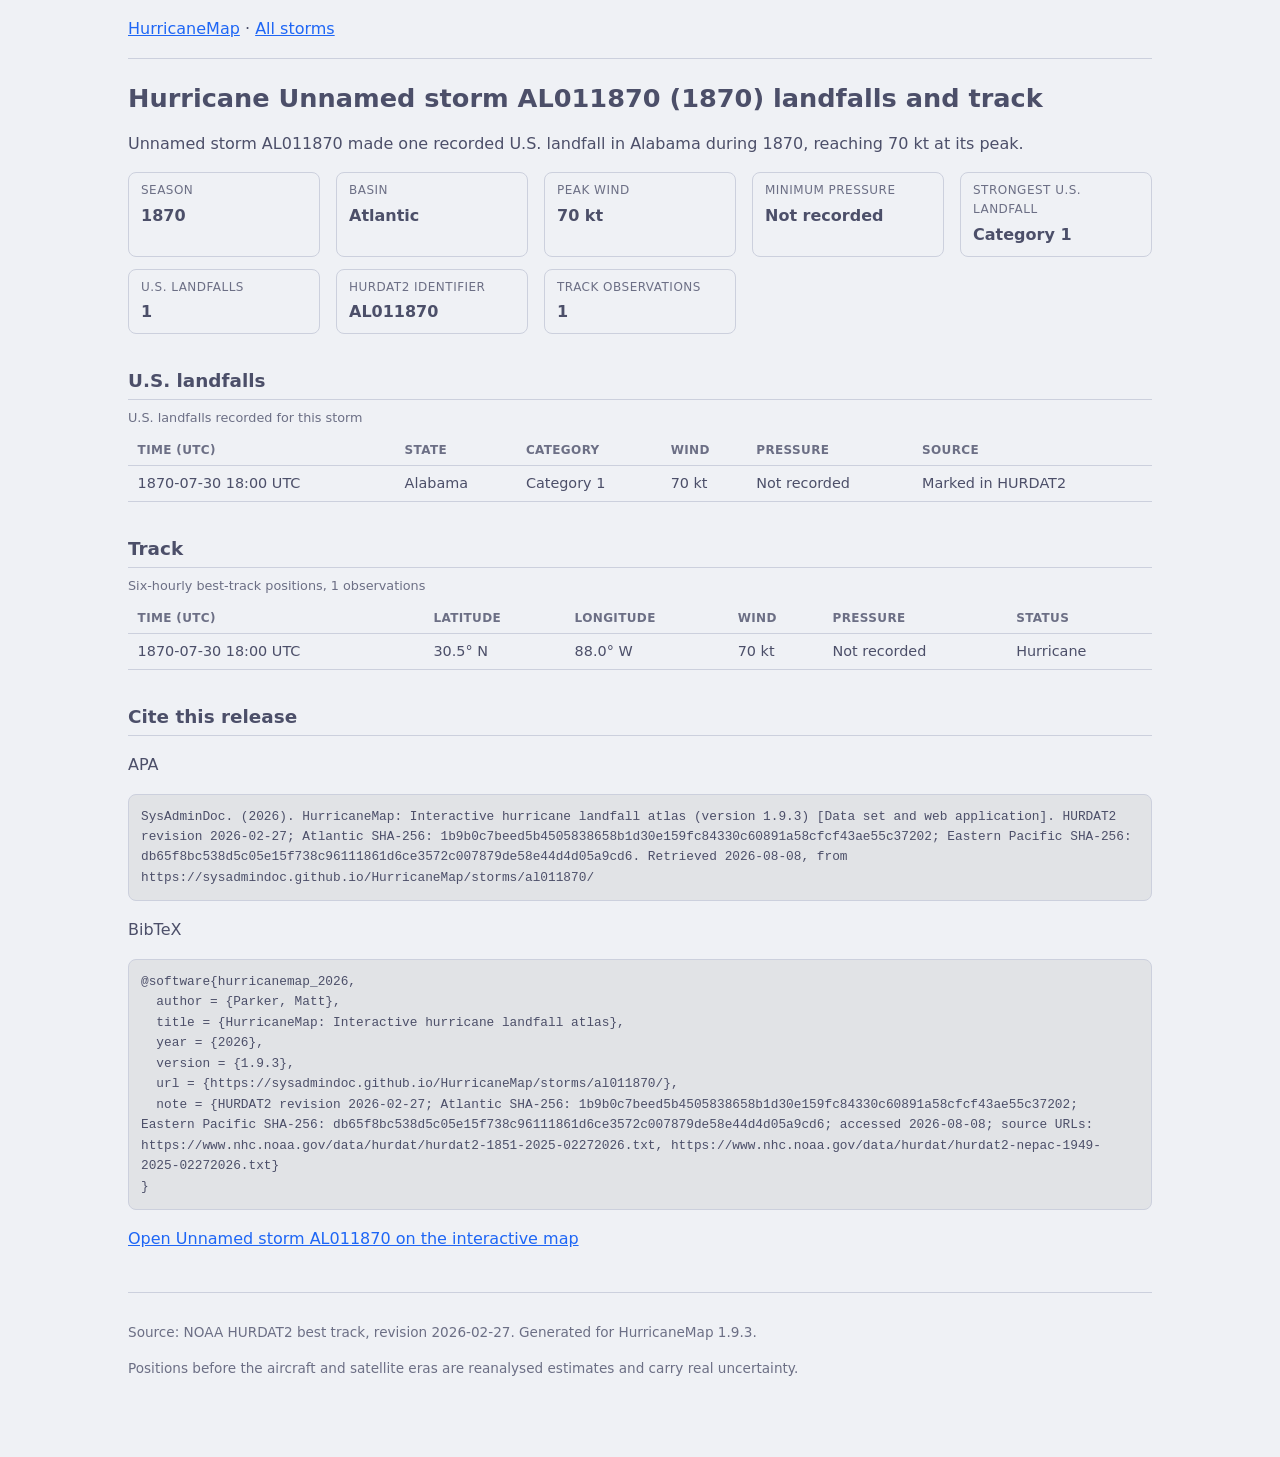
<file: public/hurricanemap/storms/al011870/index.html>
<!doctype html>
<html lang="en">
<head>
<meta charset="utf-8">
<meta name="viewport" content="width=device-width, initial-scale=1, viewport-fit=cover">
<title>Hurricane Unnamed storm AL011870 (1870) landfalls and track | HurricaneMap</title>
<meta name="description" content="Unnamed storm AL011870 made one recorded U.S. landfall in Alabama during 1870, reaching 70 kt at its peak.">
<link rel="canonical" href="https://sysadmindoc.github.io/HurricaneMap/storms/al011870/">
<meta property="og:type" content="article">
<meta property="og:title" content="Hurricane Unnamed storm AL011870 (1870) landfalls and track">
<meta property="og:description" content="Unnamed storm AL011870 made one recorded U.S. landfall in Alabama during 1870, reaching 70 kt at its peak.">
<meta property="og:url" content="https://sysadmindoc.github.io/HurricaneMap/storms/al011870/">
<meta property="og:image" content="https://sysadmindoc.github.io/HurricaneMap/example.png">
<meta name="twitter:card" content="summary_large_image">
<script type="application/ld+json">{"@context":"https://schema.org","@graph":[{"@type":"Dataset","name":"Hurricane Unnamed storm AL011870 (1870) best track","description":"Unnamed storm AL011870 made one recorded U.S. landfall in Alabama during 1870, reaching 70 kt at its peak.","url":"https://sysadmindoc.github.io/HurricaneMap/storms/al011870/","identifier":"AL011870","temporalCoverage":"1870-07-30T18:00:00Z/1870-07-30T18:00:00Z","creator":{"@type":"Organization","name":"NOAA National Hurricane Center"},"isBasedOn":"https://www.nhc.noaa.gov/data/#hurdat","license":"https://github.com/SysAdminDoc/HurricaneMap/blob/main/LICENSE.md","variableMeasured":["Latitude","Longitude","Maximum sustained wind","Minimum central pressure","System status"],"version":"1.9.3"},{"@type":"Article","headline":"Hurricane Unnamed storm AL011870 (1870) landfalls and track","description":"Unnamed storm AL011870 made one recorded U.S. landfall in Alabama during 1870, reaching 70 kt at its peak.","url":"https://sysadmindoc.github.io/HurricaneMap/storms/al011870/","datePublished":"2026-02-27","isPartOf":{"@type":"WebSite","name":"HurricaneMap","url":"https://sysadmindoc.github.io/HurricaneMap/"}}]}</script>
<style>:root{color-scheme:dark light;--bg:#11111b;--fg:#cdd6f4;--muted:#a6adc8;--line:#313244;--link:#89b4fa}
@media(prefers-color-scheme:light){:root{--bg:#eff1f5;--fg:#4c4f69;--muted:#6c6f85;--line:#ccd0dd;--link:#1e66f5}}
*{box-sizing:border-box}
body{margin:0;padding:0 1rem 4rem;background:var(--bg);color:var(--fg);font:16px/1.6 system-ui,-apple-system,Segoe UI,Roboto,sans-serif}
main,header{max-width:64rem;margin:0 auto}
header{padding:1rem 0;border-bottom:1px solid var(--line)}
a{color:var(--link)}
h1{font-size:1.6rem;line-height:1.25;margin:1.5rem 0 .5rem}
h2{font-size:1.15rem;margin:2rem 0 .5rem;border-bottom:1px solid var(--line);padding-bottom:.25rem}
dl.facts{display:grid;grid-template-columns:repeat(auto-fit,minmax(11rem,1fr));gap:.75rem 1rem;margin:1rem 0}
dl.facts div{border:1px solid var(--line);border-radius:.5rem;padding:.5rem .75rem}
dl.facts dt{font-size:.75rem;text-transform:uppercase;letter-spacing:.04em;color:var(--muted)}
dl.facts dd{margin:.15rem 0 0;font-weight:600}
.table-scroll{overflow-x:auto}
table{border-collapse:collapse;width:100%;font-size:.9rem}
caption{text-align:left;color:var(--muted);font-size:.8rem;padding-bottom:.4rem}
th,td{text-align:left;padding:.35rem .6rem;border-bottom:1px solid var(--line);white-space:nowrap}
th{font-size:.75rem;text-transform:uppercase;letter-spacing:.03em;color:var(--muted)}
pre{overflow-x:auto;background:rgba(127,127,127,.12);border:1px solid var(--line);border-radius:.5rem;padding:.75rem;font-size:.8rem;white-space:pre-wrap;word-break:break-word}
footer{max-width:64rem;margin:2.5rem auto 0;padding-top:1rem;border-top:1px solid var(--line);color:var(--muted);font-size:.85rem}
ul.storm-index{columns:3 14rem;list-style:none;padding:0}
ul.storm-index li{break-inside:avoid;padding:.1rem 0}</style>
</head>
<body>
<header><a href="../../">HurricaneMap</a> <span aria-hidden="true">·</span> <a href="../">All storms</a></header>
<main>
  <h1>Hurricane Unnamed storm AL011870 (1870) landfalls and track</h1>
  <p>Unnamed storm AL011870 made one recorded U.S. landfall in Alabama during 1870, reaching 70 kt at its peak.</p>
  <dl class="facts">
    <div><dt>Season</dt><dd>1870</dd></div>
    <div><dt>Basin</dt><dd>Atlantic</dd></div>
    <div><dt>Peak wind</dt><dd>70 kt</dd></div>
    <div><dt>Minimum pressure</dt><dd>Not recorded</dd></div>
    <div><dt>Strongest U.S. landfall</dt><dd>Category 1</dd></div>
    <div><dt>U.S. landfalls</dt><dd>1</dd></div>
    <div><dt>HURDAT2 identifier</dt><dd>AL011870</dd></div>
    <div><dt>Track observations</dt><dd>1</dd></div>
  </dl>

  <h2>U.S. landfalls</h2>
  <div class="table-scroll">
    <table>
      <caption>U.S. landfalls recorded for this storm</caption>
      <thead>
        <tr><th scope="col">Time (UTC)</th><th scope="col">State</th><th scope="col">Category</th><th scope="col">Wind</th><th scope="col">Pressure</th><th scope="col">Source</th></tr>
      </thead>
      <tbody>
      <tr>
        <td>1870-07-30 18:00 UTC</td>
        <td>Alabama</td>
        <td>Category 1</td>
        <td>70 kt</td>
        <td>Not recorded</td>
        <td>Marked in HURDAT2</td>
      </tr>
      </tbody>
    </table>
  </div>

  <h2>Track</h2>
  <div class="table-scroll">
    <table>
      <caption>Six-hourly best-track positions, 1 observations</caption>
      <thead>
        <tr><th scope="col">Time (UTC)</th><th scope="col">Latitude</th><th scope="col">Longitude</th><th scope="col">Wind</th><th scope="col">Pressure</th><th scope="col">Status</th></tr>
      </thead>
      <tbody>
      <tr>
        <td>1870-07-30 18:00 UTC</td>
        <td>30.5° N</td>
        <td>88.0° W</td>
        <td>70 kt</td>
        <td>Not recorded</td>
        <td>Hurricane</td>
      </tr>
      </tbody>
    </table>
  </div>

  <h2>Cite this release</h2>
  <p>APA</p>
  <pre>SysAdminDoc. (2026). HurricaneMap: Interactive hurricane landfall atlas (version 1.9.3) [Data set and web application]. HURDAT2 revision 2026-02-27; Atlantic SHA-256: 1b9b0c7beed5b4505838658b1d30e159fc84330c60891a58cfcf43ae55c37202; Eastern Pacific SHA-256: db65f8bc538d5c05e15f738c96111861d6ce3572c007879de58e44d4d05a9cd6. Retrieved 2026-08-08, from https://sysadmindoc.github.io/HurricaneMap/storms/al011870/</pre>
  <p>BibTeX</p>
  <pre>@software{hurricanemap_2026,
  author = {Parker, Matt},
  title = {HurricaneMap: Interactive hurricane landfall atlas},
  year = {2026},
  version = {1.9.3},
  url = {https://sysadmindoc.github.io/HurricaneMap/storms/al011870/},
  note = {HURDAT2 revision 2026-02-27; Atlantic SHA-256: 1b9b0c7beed5b4505838658b1d30e159fc84330c60891a58cfcf43ae55c37202; Eastern Pacific SHA-256: db65f8bc538d5c05e15f738c96111861d6ce3572c007879de58e44d4d05a9cd6; accessed 2026-08-08; source URLs: https://www.nhc.noaa.gov/data/hurdat/hurdat2-1851-2025-02272026.txt, https://www.nhc.noaa.gov/data/hurdat/hurdat2-nepac-1949-2025-02272026.txt}
}</pre>

  <p><a href="../../#v=1&amp;storm=AL011870">Open Unnamed storm AL011870 on the interactive map</a></p>
</main>
<footer>
  <p>Source: NOAA HURDAT2 best track, revision 2026-02-27. Generated for HurricaneMap 1.9.3.</p>
  <p>Positions before the aircraft and satellite eras are reanalysed estimates and carry real uncertainty.</p>
</footer>
</body>
</html>
</file>
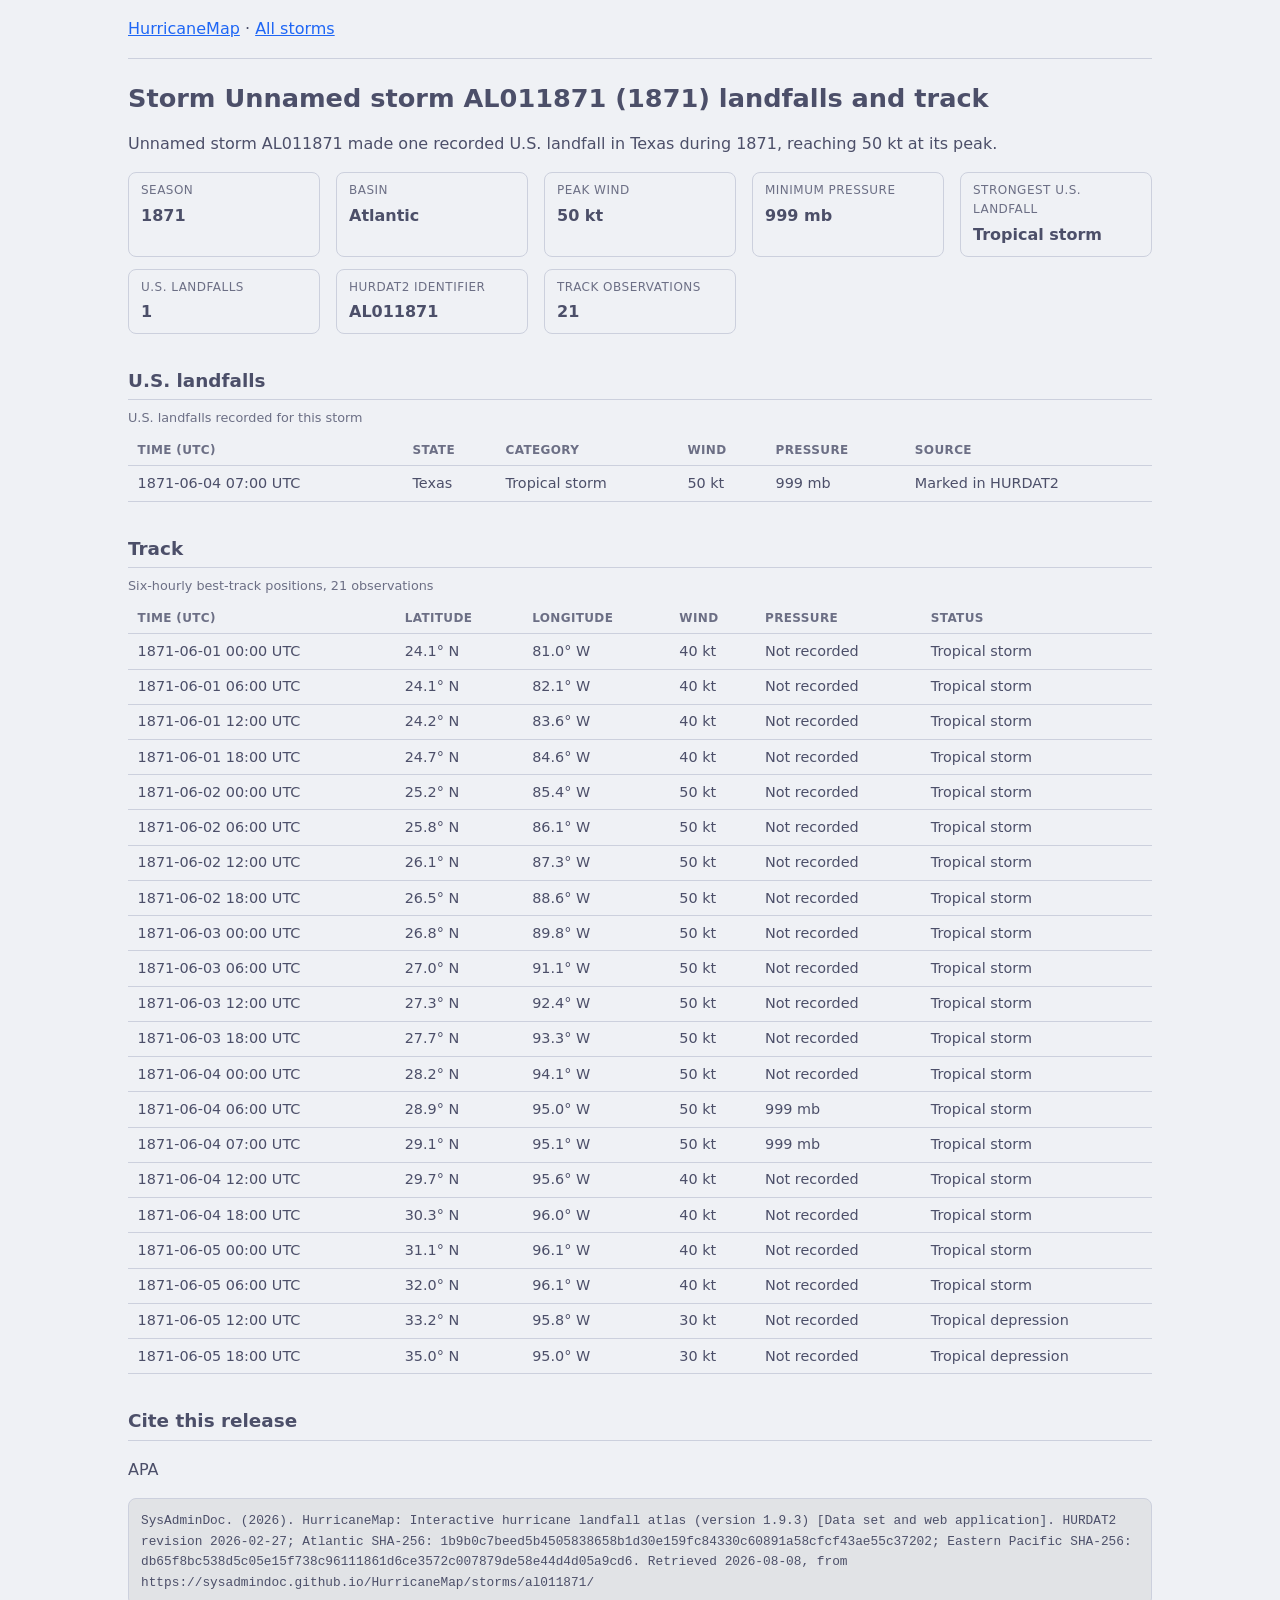
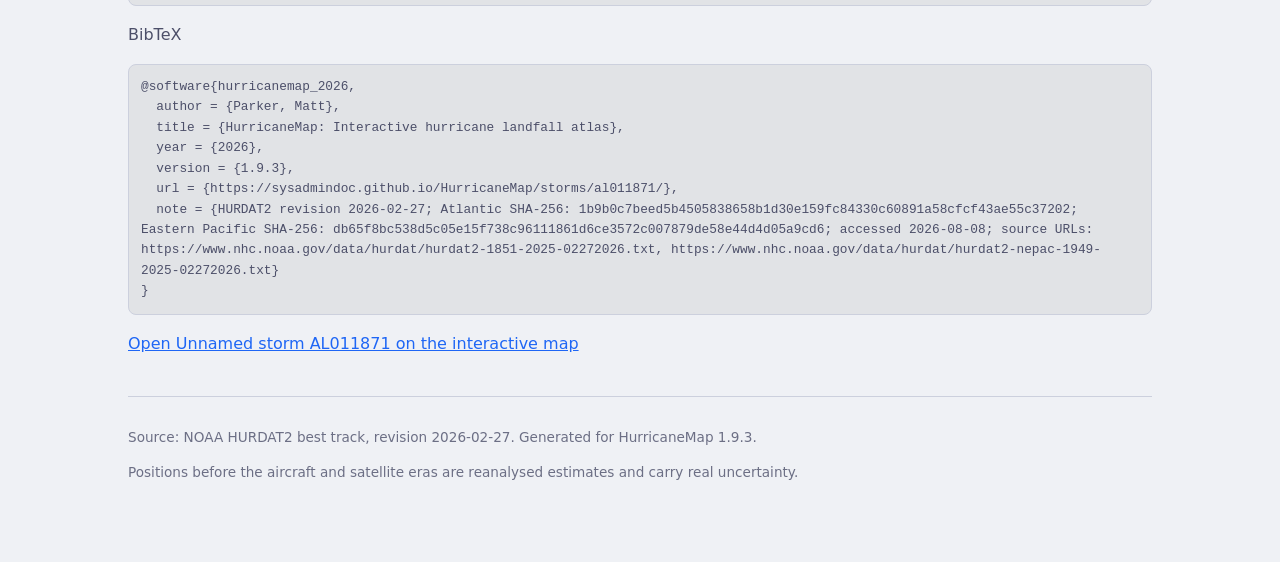
<file: public/hurricanemap/storms/al011871/index.html>
<!doctype html>
<html lang="en">
<head>
<meta charset="utf-8">
<meta name="viewport" content="width=device-width, initial-scale=1, viewport-fit=cover">
<title>Storm Unnamed storm AL011871 (1871) landfalls and track | HurricaneMap</title>
<meta name="description" content="Unnamed storm AL011871 made one recorded U.S. landfall in Texas during 1871, reaching 50 kt at its peak.">
<link rel="canonical" href="https://sysadmindoc.github.io/HurricaneMap/storms/al011871/">
<meta property="og:type" content="article">
<meta property="og:title" content="Storm Unnamed storm AL011871 (1871) landfalls and track">
<meta property="og:description" content="Unnamed storm AL011871 made one recorded U.S. landfall in Texas during 1871, reaching 50 kt at its peak.">
<meta property="og:url" content="https://sysadmindoc.github.io/HurricaneMap/storms/al011871/">
<meta property="og:image" content="https://sysadmindoc.github.io/HurricaneMap/example.png">
<meta name="twitter:card" content="summary_large_image">
<script type="application/ld+json">{"@context":"https://schema.org","@graph":[{"@type":"Dataset","name":"Storm Unnamed storm AL011871 (1871) best track","description":"Unnamed storm AL011871 made one recorded U.S. landfall in Texas during 1871, reaching 50 kt at its peak.","url":"https://sysadmindoc.github.io/HurricaneMap/storms/al011871/","identifier":"AL011871","temporalCoverage":"1871-06-01T00:00:00Z/1871-06-05T18:00:00Z","creator":{"@type":"Organization","name":"NOAA National Hurricane Center"},"isBasedOn":"https://www.nhc.noaa.gov/data/#hurdat","license":"https://github.com/SysAdminDoc/HurricaneMap/blob/main/LICENSE.md","variableMeasured":["Latitude","Longitude","Maximum sustained wind","Minimum central pressure","System status"],"version":"1.9.3"},{"@type":"Article","headline":"Storm Unnamed storm AL011871 (1871) landfalls and track","description":"Unnamed storm AL011871 made one recorded U.S. landfall in Texas during 1871, reaching 50 kt at its peak.","url":"https://sysadmindoc.github.io/HurricaneMap/storms/al011871/","datePublished":"2026-02-27","isPartOf":{"@type":"WebSite","name":"HurricaneMap","url":"https://sysadmindoc.github.io/HurricaneMap/"}}]}</script>
<style>:root{color-scheme:dark light;--bg:#11111b;--fg:#cdd6f4;--muted:#a6adc8;--line:#313244;--link:#89b4fa}
@media(prefers-color-scheme:light){:root{--bg:#eff1f5;--fg:#4c4f69;--muted:#6c6f85;--line:#ccd0dd;--link:#1e66f5}}
*{box-sizing:border-box}
body{margin:0;padding:0 1rem 4rem;background:var(--bg);color:var(--fg);font:16px/1.6 system-ui,-apple-system,Segoe UI,Roboto,sans-serif}
main,header{max-width:64rem;margin:0 auto}
header{padding:1rem 0;border-bottom:1px solid var(--line)}
a{color:var(--link)}
h1{font-size:1.6rem;line-height:1.25;margin:1.5rem 0 .5rem}
h2{font-size:1.15rem;margin:2rem 0 .5rem;border-bottom:1px solid var(--line);padding-bottom:.25rem}
dl.facts{display:grid;grid-template-columns:repeat(auto-fit,minmax(11rem,1fr));gap:.75rem 1rem;margin:1rem 0}
dl.facts div{border:1px solid var(--line);border-radius:.5rem;padding:.5rem .75rem}
dl.facts dt{font-size:.75rem;text-transform:uppercase;letter-spacing:.04em;color:var(--muted)}
dl.facts dd{margin:.15rem 0 0;font-weight:600}
.table-scroll{overflow-x:auto}
table{border-collapse:collapse;width:100%;font-size:.9rem}
caption{text-align:left;color:var(--muted);font-size:.8rem;padding-bottom:.4rem}
th,td{text-align:left;padding:.35rem .6rem;border-bottom:1px solid var(--line);white-space:nowrap}
th{font-size:.75rem;text-transform:uppercase;letter-spacing:.03em;color:var(--muted)}
pre{overflow-x:auto;background:rgba(127,127,127,.12);border:1px solid var(--line);border-radius:.5rem;padding:.75rem;font-size:.8rem;white-space:pre-wrap;word-break:break-word}
footer{max-width:64rem;margin:2.5rem auto 0;padding-top:1rem;border-top:1px solid var(--line);color:var(--muted);font-size:.85rem}
ul.storm-index{columns:3 14rem;list-style:none;padding:0}
ul.storm-index li{break-inside:avoid;padding:.1rem 0}</style>
</head>
<body>
<header><a href="../../">HurricaneMap</a> <span aria-hidden="true">·</span> <a href="../">All storms</a></header>
<main>
  <h1>Storm Unnamed storm AL011871 (1871) landfalls and track</h1>
  <p>Unnamed storm AL011871 made one recorded U.S. landfall in Texas during 1871, reaching 50 kt at its peak.</p>
  <dl class="facts">
    <div><dt>Season</dt><dd>1871</dd></div>
    <div><dt>Basin</dt><dd>Atlantic</dd></div>
    <div><dt>Peak wind</dt><dd>50 kt</dd></div>
    <div><dt>Minimum pressure</dt><dd>999 mb</dd></div>
    <div><dt>Strongest U.S. landfall</dt><dd>Tropical storm</dd></div>
    <div><dt>U.S. landfalls</dt><dd>1</dd></div>
    <div><dt>HURDAT2 identifier</dt><dd>AL011871</dd></div>
    <div><dt>Track observations</dt><dd>21</dd></div>
  </dl>

  <h2>U.S. landfalls</h2>
  <div class="table-scroll">
    <table>
      <caption>U.S. landfalls recorded for this storm</caption>
      <thead>
        <tr><th scope="col">Time (UTC)</th><th scope="col">State</th><th scope="col">Category</th><th scope="col">Wind</th><th scope="col">Pressure</th><th scope="col">Source</th></tr>
      </thead>
      <tbody>
      <tr>
        <td>1871-06-04 07:00 UTC</td>
        <td>Texas</td>
        <td>Tropical storm</td>
        <td>50 kt</td>
        <td>999 mb</td>
        <td>Marked in HURDAT2</td>
      </tr>
      </tbody>
    </table>
  </div>

  <h2>Track</h2>
  <div class="table-scroll">
    <table>
      <caption>Six-hourly best-track positions, 21 observations</caption>
      <thead>
        <tr><th scope="col">Time (UTC)</th><th scope="col">Latitude</th><th scope="col">Longitude</th><th scope="col">Wind</th><th scope="col">Pressure</th><th scope="col">Status</th></tr>
      </thead>
      <tbody>
      <tr>
        <td>1871-06-01 00:00 UTC</td>
        <td>24.1° N</td>
        <td>81.0° W</td>
        <td>40 kt</td>
        <td>Not recorded</td>
        <td>Tropical storm</td>
      </tr>
      <tr>
        <td>1871-06-01 06:00 UTC</td>
        <td>24.1° N</td>
        <td>82.1° W</td>
        <td>40 kt</td>
        <td>Not recorded</td>
        <td>Tropical storm</td>
      </tr>
      <tr>
        <td>1871-06-01 12:00 UTC</td>
        <td>24.2° N</td>
        <td>83.6° W</td>
        <td>40 kt</td>
        <td>Not recorded</td>
        <td>Tropical storm</td>
      </tr>
      <tr>
        <td>1871-06-01 18:00 UTC</td>
        <td>24.7° N</td>
        <td>84.6° W</td>
        <td>40 kt</td>
        <td>Not recorded</td>
        <td>Tropical storm</td>
      </tr>
      <tr>
        <td>1871-06-02 00:00 UTC</td>
        <td>25.2° N</td>
        <td>85.4° W</td>
        <td>50 kt</td>
        <td>Not recorded</td>
        <td>Tropical storm</td>
      </tr>
      <tr>
        <td>1871-06-02 06:00 UTC</td>
        <td>25.8° N</td>
        <td>86.1° W</td>
        <td>50 kt</td>
        <td>Not recorded</td>
        <td>Tropical storm</td>
      </tr>
      <tr>
        <td>1871-06-02 12:00 UTC</td>
        <td>26.1° N</td>
        <td>87.3° W</td>
        <td>50 kt</td>
        <td>Not recorded</td>
        <td>Tropical storm</td>
      </tr>
      <tr>
        <td>1871-06-02 18:00 UTC</td>
        <td>26.5° N</td>
        <td>88.6° W</td>
        <td>50 kt</td>
        <td>Not recorded</td>
        <td>Tropical storm</td>
      </tr>
      <tr>
        <td>1871-06-03 00:00 UTC</td>
        <td>26.8° N</td>
        <td>89.8° W</td>
        <td>50 kt</td>
        <td>Not recorded</td>
        <td>Tropical storm</td>
      </tr>
      <tr>
        <td>1871-06-03 06:00 UTC</td>
        <td>27.0° N</td>
        <td>91.1° W</td>
        <td>50 kt</td>
        <td>Not recorded</td>
        <td>Tropical storm</td>
      </tr>
      <tr>
        <td>1871-06-03 12:00 UTC</td>
        <td>27.3° N</td>
        <td>92.4° W</td>
        <td>50 kt</td>
        <td>Not recorded</td>
        <td>Tropical storm</td>
      </tr>
      <tr>
        <td>1871-06-03 18:00 UTC</td>
        <td>27.7° N</td>
        <td>93.3° W</td>
        <td>50 kt</td>
        <td>Not recorded</td>
        <td>Tropical storm</td>
      </tr>
      <tr>
        <td>1871-06-04 00:00 UTC</td>
        <td>28.2° N</td>
        <td>94.1° W</td>
        <td>50 kt</td>
        <td>Not recorded</td>
        <td>Tropical storm</td>
      </tr>
      <tr>
        <td>1871-06-04 06:00 UTC</td>
        <td>28.9° N</td>
        <td>95.0° W</td>
        <td>50 kt</td>
        <td>999 mb</td>
        <td>Tropical storm</td>
      </tr>
      <tr>
        <td>1871-06-04 07:00 UTC</td>
        <td>29.1° N</td>
        <td>95.1° W</td>
        <td>50 kt</td>
        <td>999 mb</td>
        <td>Tropical storm</td>
      </tr>
      <tr>
        <td>1871-06-04 12:00 UTC</td>
        <td>29.7° N</td>
        <td>95.6° W</td>
        <td>40 kt</td>
        <td>Not recorded</td>
        <td>Tropical storm</td>
      </tr>
      <tr>
        <td>1871-06-04 18:00 UTC</td>
        <td>30.3° N</td>
        <td>96.0° W</td>
        <td>40 kt</td>
        <td>Not recorded</td>
        <td>Tropical storm</td>
      </tr>
      <tr>
        <td>1871-06-05 00:00 UTC</td>
        <td>31.1° N</td>
        <td>96.1° W</td>
        <td>40 kt</td>
        <td>Not recorded</td>
        <td>Tropical storm</td>
      </tr>
      <tr>
        <td>1871-06-05 06:00 UTC</td>
        <td>32.0° N</td>
        <td>96.1° W</td>
        <td>40 kt</td>
        <td>Not recorded</td>
        <td>Tropical storm</td>
      </tr>
      <tr>
        <td>1871-06-05 12:00 UTC</td>
        <td>33.2° N</td>
        <td>95.8° W</td>
        <td>30 kt</td>
        <td>Not recorded</td>
        <td>Tropical depression</td>
      </tr>
      <tr>
        <td>1871-06-05 18:00 UTC</td>
        <td>35.0° N</td>
        <td>95.0° W</td>
        <td>30 kt</td>
        <td>Not recorded</td>
        <td>Tropical depression</td>
      </tr>
      </tbody>
    </table>
  </div>

  <h2>Cite this release</h2>
  <p>APA</p>
  <pre>SysAdminDoc. (2026). HurricaneMap: Interactive hurricane landfall atlas (version 1.9.3) [Data set and web application]. HURDAT2 revision 2026-02-27; Atlantic SHA-256: 1b9b0c7beed5b4505838658b1d30e159fc84330c60891a58cfcf43ae55c37202; Eastern Pacific SHA-256: db65f8bc538d5c05e15f738c96111861d6ce3572c007879de58e44d4d05a9cd6. Retrieved 2026-08-08, from https://sysadmindoc.github.io/HurricaneMap/storms/al011871/</pre>
  <p>BibTeX</p>
  <pre>@software{hurricanemap_2026,
  author = {Parker, Matt},
  title = {HurricaneMap: Interactive hurricane landfall atlas},
  year = {2026},
  version = {1.9.3},
  url = {https://sysadmindoc.github.io/HurricaneMap/storms/al011871/},
  note = {HURDAT2 revision 2026-02-27; Atlantic SHA-256: 1b9b0c7beed5b4505838658b1d30e159fc84330c60891a58cfcf43ae55c37202; Eastern Pacific SHA-256: db65f8bc538d5c05e15f738c96111861d6ce3572c007879de58e44d4d05a9cd6; accessed 2026-08-08; source URLs: https://www.nhc.noaa.gov/data/hurdat/hurdat2-1851-2025-02272026.txt, https://www.nhc.noaa.gov/data/hurdat/hurdat2-nepac-1949-2025-02272026.txt}
}</pre>

  <p><a href="../../#v=1&amp;storm=AL011871">Open Unnamed storm AL011871 on the interactive map</a></p>
</main>
<footer>
  <p>Source: NOAA HURDAT2 best track, revision 2026-02-27. Generated for HurricaneMap 1.9.3.</p>
  <p>Positions before the aircraft and satellite eras are reanalysed estimates and carry real uncertainty.</p>
</footer>
</body>
</html>
</file>
